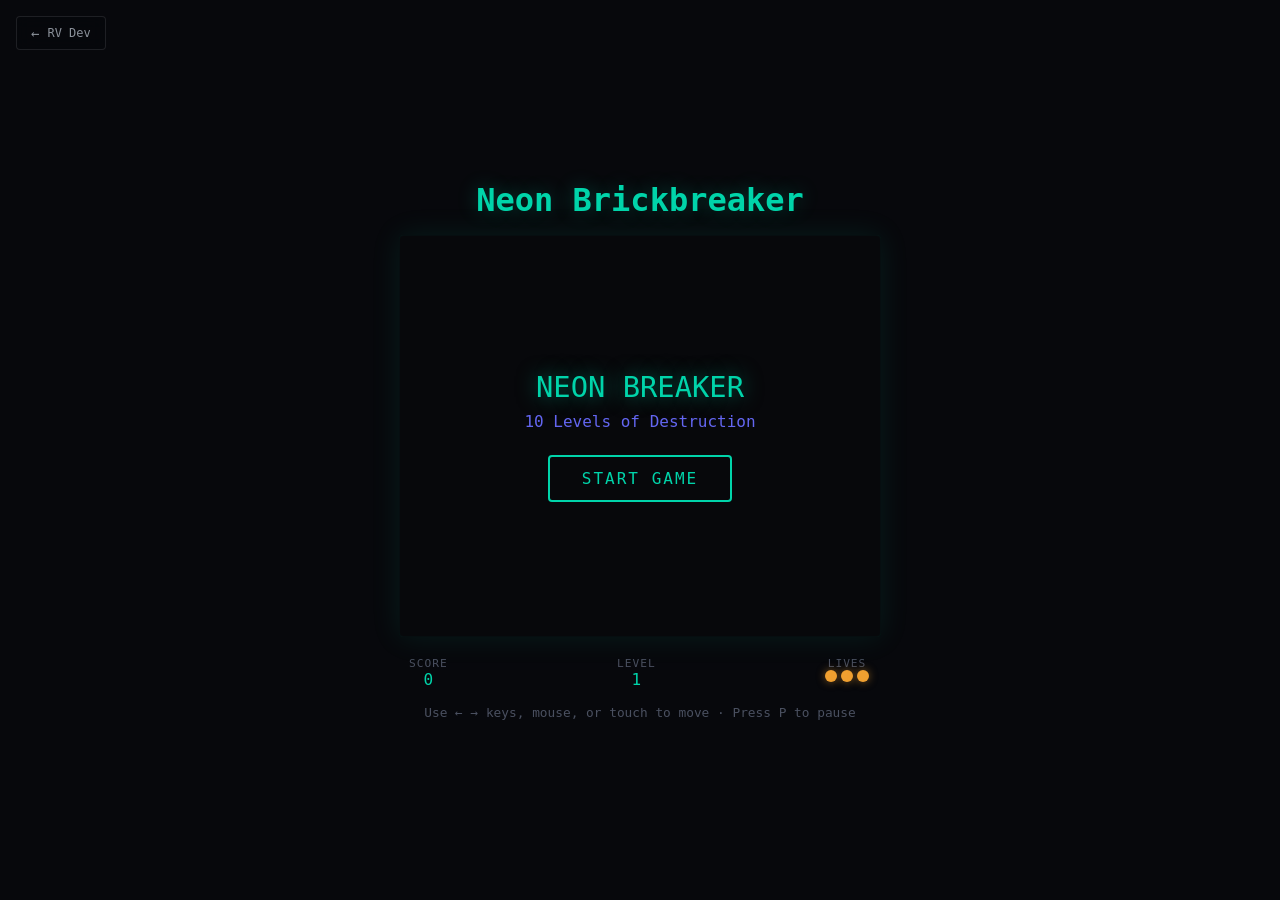
<file: projects/brickbreaker/index.html>
<!DOCTYPE html>
<html lang="en">

<head>
    <meta charset="UTF-8">
    <meta name="viewport" content="width=device-width, initial-scale=1.0">
    <link rel="icon" type="image/svg+xml" href="/assets/favicon.svg">
    <title>Neon Brickbreaker | Ronin Ventures</title>
    <style>
        * {
            margin: 0;
            padding: 0;
            box-sizing: border-box;
        }

        body {
            background: #07080c;
            color: #e8eaed;
            font-family: 'JetBrains Mono', monospace;
            min-height: 100vh;
            display: flex;
            flex-direction: column;
            align-items: center;
            justify-content: center;
        }

        .game-container {
            text-align: center;
            padding: 0 10px;
            max-width: 100%;
        }

        h1 {
            font-size: 2rem;
            margin-bottom: 1rem;
            color: #00d4aa;
            text-shadow: 0 0 20px rgba(0, 212, 170, 0.3);
        }

        .canvas-wrapper {
            position: relative;
            display: inline-block;
        }

        canvas {
            border: 1px solid rgba(0, 212, 170, 0.3);
            border-radius: 4px;
            box-shadow: 0 0 30px rgba(0, 212, 170, 0.1);
            display: block;
            touch-action: none;
            /* Prevent scrolling on touch */
            max-width: 100%;
        }

        .overlay {
            position: absolute;
            top: 0;
            left: 0;
            width: 100%;
            height: 100%;
            background: rgba(7, 8, 12, 0.9);
            display: flex;
            flex-direction: column;
            align-items: center;
            justify-content: center;
            border-radius: 4px;
        }

        .overlay.hidden {
            display: none;
        }

        .overlay-title {
            font-size: 1.8rem;
            color: #00d4aa;
            margin-bottom: 0.5rem;
            text-shadow: 0 0 20px rgba(0, 212, 170, 0.5);
        }

        .overlay-subtitle {
            font-size: 1rem;
            color: #6366f1;
            margin-bottom: 1.5rem;
        }

        .start-btn {
            font-family: 'JetBrains Mono', monospace;
            font-size: 1rem;
            padding: 12px 32px;
            background: transparent;
            border: 2px solid #00d4aa;
            color: #00d4aa;
            border-radius: 4px;
            cursor: pointer;
            transition: all 0.2s ease;
            text-transform: uppercase;
            letter-spacing: 2px;
        }

        .start-btn:hover {
            background: #00d4aa;
            color: #07080c;
            box-shadow: 0 0 20px rgba(0, 212, 170, 0.4);
        }

        .game-info {
            display: flex;
            justify-content: space-between;
            margin-top: 1rem;
            width: 100%;
            max-width: 480px;
            padding: 0 10px;
            font-size: 1rem;
        }

        .info-item {
            color: #00d4aa;
        }

        .info-label {
            color: #4a5060;
            font-size: 0.7rem;
            text-transform: uppercase;
            letter-spacing: 1px;
        }

        .lives {
            display: flex;
            gap: 4px;
        }

        .life {
            width: 12px;
            height: 12px;
            background: #f0a030;
            border-radius: 50%;
            box-shadow: 0 0 8px rgba(240, 160, 48, 0.5);
        }

        .life.lost {
            background: #2a2d35;
            box-shadow: none;
        }

        .instructions {
            margin-top: 1rem;
            color: #4a5060;
            font-size: 0.8rem;
        }
    </style>
</head>

<body>
    <div class="game-container">
        <h1>Neon Brickbreaker</h1>
        <div class="canvas-wrapper">
            <canvas id="game" width="480" height="400"></canvas>

            <!-- Start Screen Overlay -->
            <div class="overlay" id="start-overlay">
                <div class="overlay-title">NEON BREAKER</div>
                <div class="overlay-subtitle">10 Levels of Destruction</div>
                <button class="start-btn" id="start-btn">Start Game</button>
            </div>

            <!-- Game Over Overlay -->
            <div class="overlay hidden" id="gameover-overlay">
                <div class="overlay-title" id="gameover-title">GAME OVER</div>
                <div class="overlay-subtitle" id="gameover-score">Score: 0</div>
                <button class="start-btn" id="restart-btn">Play Again</button>
            </div>

            <!-- Level Complete Overlay -->
            <div class="overlay hidden" id="level-overlay">
                <div class="overlay-title" id="level-title">LEVEL 1 COMPLETE</div>
                <div class="overlay-subtitle">Get Ready...</div>
                <button class="start-btn" id="next-btn">Next Level</button>
            </div>

            <!-- Pause Overlay -->
            <div class="overlay hidden" id="pause-overlay">
                <div class="overlay-title">PAUSED</div>
                <div class="overlay-subtitle">Press P or tap to resume</div>
                <button class="start-btn" id="resume-btn">Resume</button>
            </div>
        </div>

        <div class="game-info">
            <div class="info-item">
                <div class="info-label">Score</div>
                <div id="score">0</div>
            </div>
            <div class="info-item">
                <div class="info-label">Level</div>
                <div id="level">1</div>
            </div>
            <div class="info-item">
                <div class="info-label">Lives</div>
                <div class="lives" id="lives">
                    <div class="life"></div>
                    <div class="life"></div>
                    <div class="life"></div>
                </div>
            </div>
        </div>

        <p class="instructions">Use ← → keys, mouse, or touch to move · Press P to pause</p>
    </div>

    <!-- Back to Hub Button -->
    <script src="/components/back-to-hub.js"></script>

    <script>
        const canvas = document.getElementById('game');
        const ctx = canvas.getContext('2d');

        // UI Elements
        const startOverlay = document.getElementById('start-overlay');
        const gameoverOverlay = document.getElementById('gameover-overlay');
        const levelOverlay = document.getElementById('level-overlay');
        const pauseOverlay = document.getElementById('pause-overlay');
        const startBtn = document.getElementById('start-btn');
        const restartBtn = document.getElementById('restart-btn');
        const nextBtn = document.getElementById('next-btn');
        const resumeBtn = document.getElementById('resume-btn');
        const scoreEl = document.getElementById('score');
        const levelEl = document.getElementById('level');
        const livesEl = document.getElementById('lives');
        const gameoverTitle = document.getElementById('gameover-title');
        const gameoverScore = document.getElementById('gameover-score');
        const levelTitle = document.getElementById('level-title');

        // Game constants
        const PADDLE_HEIGHT = 12;
        const PADDLE_WIDTH = 80;
        const BALL_RADIUS = 6;
        const BRICK_ROWS = 6;
        const BRICK_COLS = 10;
        const BRICK_WIDTH = 42;
        const BRICK_HEIGHT = 14;
        const BRICK_PADDING = 4;
        const BRICK_OFFSET_TOP = 50;
        const BRICK_OFFSET_LEFT = 12;

        const COLORS = ['#00d4aa', '#0099cc', '#6366f1', '#f0a030', '#ec4899', '#22c55e'];

        // Game state
        let gameState = 'start'; // start, playing, paused, gameover, levelcomplete, victory
        let score = 0;
        let level = 1;
        let lives = 3;
        let bricks = [];
        let animationId = null;

        // Ball state
        let ballX, ballY, ballDX, ballDY;
        let baseBallSpeed = 3.6; // 10% slower

        // Paddle state
        let paddleX;
        let rightPressed = false;
        let leftPressed = false;

        // Level designs - each level has a pattern function
        const levelDesigns = [
            // Level 1: Simple grid (4 rows)
            () => createPattern((c, r) => r < 4 ? 1 : 0),

            // Level 2: Checkerboard
            () => createPattern((c, r) => r < 5 && (c + r) % 2 === 0 ? 1 : 0),

            // Level 3: Pyramid
            () => createPattern((c, r) => {
                const mid = Math.floor(BRICK_COLS / 2);
                const spread = 5 - r;
                return r < 5 && c >= mid - spread && c < mid + spread ? 1 : 0;
            }),

            // Level 4: Inverted pyramid + top row
            () => createPattern((c, r) => {
                if (r === 0) return 1;
                const mid = Math.floor(BRICK_COLS / 2);
                const spread = r;
                return r < 5 && c >= mid - spread && c < mid + spread ? 1 : 0;
            }),

            // Level 5: Diamond
            () => createPattern((c, r) => {
                const mid = Math.floor(BRICK_COLS / 2);
                const dist = Math.abs(c - mid + 0.5);
                if (r < 3) return dist <= r + 1 ? 1 : 0;
                return dist <= 5 - r ? 1 : 0;
            }),

            // Level 6: Double layer with gap
            () => createPattern((c, r) => (r < 2 || (r > 2 && r < 5)) ? 1 : 0),

            // Level 7: Columns
            () => createPattern((c, r) => r < 5 && c % 2 === 0 ? 1 : 0),

            // Level 8: Fortress
            () => createPattern((c, r) => {
                if (r === 0) return 1;
                if (r < 4 && (c < 2 || c >= BRICK_COLS - 2)) return 1;
                if (r === 3 && c >= 3 && c < BRICK_COLS - 3) return 1;
                return 0;
            }),

            // Level 9: Dense grid with reinforced bricks (health 2)
            () => createPattern((c, r) => r < 5 ? (r < 2 ? 2 : 1) : 0),

            // Level 10: Full grid, top rows reinforced
            () => createPattern((c, r) => {
                if (r < 2) return 3; // Triple health
                if (r < 4) return 2; // Double health
                return r < 6 ? 1 : 0;
            })
        ];

        function createPattern(patternFn) {
            const pattern = [];
            for (let c = 0; c < BRICK_COLS; c++) {
                pattern[c] = [];
                for (let r = 0; r < BRICK_ROWS; r++) {
                    const health = patternFn(c, r);
                    pattern[c][r] = {
                        x: 0,
                        y: 0,
                        health: health,
                        maxHealth: health
                    };
                }
            }
            return pattern;
        }

        function initBricks() {
            const designFn = levelDesigns[Math.min(level - 1, levelDesigns.length - 1)];
            bricks = designFn();
        }

        function resetBall() {
            ballX = canvas.width / 2;
            ballY = canvas.height - 50;
            // Speed increases slightly with level
            const speed = baseBallSpeed + (level - 1) * 0.3;
            const angle = (Math.random() * 0.5 + 0.25) * Math.PI; // 45-135 degrees upward
            ballDX = speed * Math.cos(angle) * (Math.random() > 0.5 ? 1 : -1);
            ballDY = -speed * Math.sin(angle);
        }

        function resetPaddle() {
            paddleX = (canvas.width - PADDLE_WIDTH) / 2;
        }

        function updateLivesDisplay() {
            livesEl.innerHTML = '';
            for (let i = 0; i < 3; i++) {
                const life = document.createElement('div');
                life.className = 'life' + (i >= lives ? ' lost' : '');
                livesEl.appendChild(life);
            }
        }

        function startGame() {
            score = 0;
            level = 1;
            lives = 3;
            scoreEl.textContent = score;
            levelEl.textContent = level;
            updateLivesDisplay();
            initBricks();
            resetBall();
            resetPaddle();
            startOverlay.classList.add('hidden');
            gameoverOverlay.classList.add('hidden');
            levelOverlay.classList.add('hidden');
            gameState = 'playing';
            gameLoop();
        }

        function nextLevel() {
            level++;
            levelEl.textContent = level;
            initBricks();
            resetBall();
            resetPaddle();
            levelOverlay.classList.add('hidden');
            gameState = 'playing';
            gameLoop();
        }

        function loseLife() {
            lives--;
            updateLivesDisplay();

            if (lives <= 0) {
                gameState = 'gameover';
                gameoverTitle.textContent = 'GAME OVER';
                gameoverScore.textContent = `Final Score: ${score}`;
                gameoverOverlay.classList.remove('hidden');
            } else {
                resetBall();
                resetPaddle();
            }
        }

        function checkLevelComplete() {
            for (let c = 0; c < BRICK_COLS; c++) {
                for (let r = 0; r < BRICK_ROWS; r++) {
                    if (bricks[c][r].health > 0) return false;
                }
            }
            return true;
        }

        function levelComplete() {
            if (level >= 10) {
                gameState = 'victory';
                gameoverTitle.textContent = 'VICTORY!';
                gameoverScore.textContent = `Final Score: ${score}`;
                gameoverOverlay.classList.remove('hidden');
            } else {
                gameState = 'levelcomplete';
                levelTitle.textContent = `LEVEL ${level} COMPLETE`;
                levelOverlay.classList.remove('hidden');
            }
        }

        function pauseGame() {
            if (gameState === 'playing') {
                gameState = 'paused';
                pauseOverlay.classList.remove('hidden');
            }
        }

        function resumeGame() {
            if (gameState === 'paused') {
                pauseOverlay.classList.add('hidden');
                gameState = 'playing';
                gameLoop();
            }
        }

        function togglePause() {
            if (gameState === 'playing') {
                pauseGame();
            } else if (gameState === 'paused') {
                resumeGame();
            }
        }

        // Improved collision detection
        function collisionDetection() {
            for (let c = 0; c < BRICK_COLS; c++) {
                for (let r = 0; r < BRICK_ROWS; r++) {
                    const b = bricks[c][r];
                    if (b.health > 0) {
                        const brickX = c * (BRICK_WIDTH + BRICK_PADDING) + BRICK_OFFSET_LEFT;
                        const brickY = r * (BRICK_HEIGHT + BRICK_PADDING) + BRICK_OFFSET_TOP;
                        b.x = brickX;
                        b.y = brickY;

                        // Check if ball overlaps with brick
                        const closestX = Math.max(brickX, Math.min(ballX, brickX + BRICK_WIDTH));
                        const closestY = Math.max(brickY, Math.min(ballY, brickY + BRICK_HEIGHT));

                        const distX = ballX - closestX;
                        const distY = ballY - closestY;
                        const distance = Math.sqrt(distX * distX + distY * distY);

                        if (distance <= BALL_RADIUS) {
                            // Determine collision side
                            const overlapLeft = (ballX + BALL_RADIUS) - brickX;
                            const overlapRight = (brickX + BRICK_WIDTH) - (ballX - BALL_RADIUS);
                            const overlapTop = (ballY + BALL_RADIUS) - brickY;
                            const overlapBottom = (brickY + BRICK_HEIGHT) - (ballY - BALL_RADIUS);

                            const minOverlapX = Math.min(overlapLeft, overlapRight);
                            const minOverlapY = Math.min(overlapTop, overlapBottom);

                            // Reflect based on smallest overlap
                            if (minOverlapX < minOverlapY) {
                                ballDX = -ballDX;
                                // Push ball out
                                ballX += (overlapLeft < overlapRight) ? -minOverlapX : minOverlapX;
                            } else {
                                ballDY = -ballDY;
                                // Push ball out
                                ballY += (overlapTop < overlapBottom) ? -minOverlapY : minOverlapY;
                            }

                            b.health--;
                            const points = (b.maxHealth - b.health + 1) * 10 * level;
                            score += points;
                            scoreEl.textContent = score;

                            // Only process one collision per frame
                            return;
                        }
                    }
                }
            }
        }

        function drawBall() {
            ctx.beginPath();
            ctx.arc(ballX, ballY, BALL_RADIUS, 0, Math.PI * 2);
            ctx.fillStyle = '#00d4aa';
            ctx.shadowColor = '#00d4aa';
            ctx.shadowBlur = 15;
            ctx.fill();
            ctx.shadowBlur = 0;
            ctx.closePath();
        }

        function drawPaddle() {
            ctx.beginPath();
            ctx.roundRect(paddleX, canvas.height - PADDLE_HEIGHT - 15, PADDLE_WIDTH, PADDLE_HEIGHT, 4);
            ctx.fillStyle = '#0099cc';
            ctx.shadowColor = '#0099cc';
            ctx.shadowBlur = 10;
            ctx.fill();
            ctx.shadowBlur = 0;
            ctx.closePath();
        }

        function drawBricks() {
            for (let c = 0; c < BRICK_COLS; c++) {
                for (let r = 0; r < BRICK_ROWS; r++) {
                    const b = bricks[c][r];
                    if (b.health > 0) {
                        const brickX = c * (BRICK_WIDTH + BRICK_PADDING) + BRICK_OFFSET_LEFT;
                        const brickY = r * (BRICK_HEIGHT + BRICK_PADDING) + BRICK_OFFSET_TOP;

                        // Color based on health
                        let color;
                        if (b.maxHealth === 3) {
                            color = b.health === 3 ? '#ec4899' : (b.health === 2 ? '#f0a030' : '#00d4aa');
                        } else if (b.maxHealth === 2) {
                            color = b.health === 2 ? '#f0a030' : '#00d4aa';
                        } else {
                            color = COLORS[r % COLORS.length];
                        }

                        ctx.beginPath();
                        ctx.roundRect(brickX, brickY, BRICK_WIDTH, BRICK_HEIGHT, 3);
                        ctx.fillStyle = color;
                        ctx.fill();

                        // Add shine for multi-health bricks
                        if (b.health > 1) {
                            ctx.strokeStyle = 'rgba(255,255,255,0.3)';
                            ctx.lineWidth = 1;
                            ctx.stroke();
                        }

                        ctx.closePath();
                    }
                }
            }
        }

        function update() {
            // Move paddle
            const paddleSpeed = 8;
            if (rightPressed && paddleX < canvas.width - PADDLE_WIDTH) {
                paddleX += paddleSpeed;
            } else if (leftPressed && paddleX > 0) {
                paddleX -= paddleSpeed;
            }

            // Clamp paddle
            paddleX = Math.max(0, Math.min(canvas.width - PADDLE_WIDTH, paddleX));

            // Move ball
            ballX += ballDX;
            ballY += ballDY;

            // Wall collisions
            if (ballX + BALL_RADIUS > canvas.width) {
                ballX = canvas.width - BALL_RADIUS;
                ballDX = -ballDX;
            } else if (ballX - BALL_RADIUS < 0) {
                ballX = BALL_RADIUS;
                ballDX = -ballDX;
            }

            if (ballY - BALL_RADIUS < 0) {
                ballY = BALL_RADIUS;
                ballDY = -ballDY;
            }

            // Paddle collision
            const paddleTop = canvas.height - PADDLE_HEIGHT - 15;
            if (ballY + BALL_RADIUS > paddleTop &&
                ballY - BALL_RADIUS < paddleTop + PADDLE_HEIGHT &&
                ballX > paddleX &&
                ballX < paddleX + PADDLE_WIDTH) {

                // Reflect upward
                ballY = paddleTop - BALL_RADIUS;

                // Calculate angle based on hit position
                const hitPoint = (ballX - paddleX) / PADDLE_WIDTH; // 0 to 1
                const angle = (hitPoint - 0.5) * 1.2; // -0.6 to 0.6 radians

                const speed = Math.sqrt(ballDX * ballDX + ballDY * ballDY);
                ballDX = speed * Math.sin(angle);
                ballDY = -speed * Math.cos(angle);

                // Ensure minimum vertical speed
                if (Math.abs(ballDY) < 2) {
                    ballDY = -2;
                }
            }

            // Ball falls below paddle
            if (ballY - BALL_RADIUS > canvas.height) {
                loseLife();
            }

            // Brick collisions
            collisionDetection();

            // Check level complete
            if (checkLevelComplete()) {
                levelComplete();
            }
        }

        function draw() {
            ctx.clearRect(0, 0, canvas.width, canvas.height);
            drawBricks();
            drawBall();
            drawPaddle();
        }

        function gameLoop() {
            if (gameState !== 'playing') return;

            update();
            draw();
            animationId = requestAnimationFrame(gameLoop);
        }

        // Event listeners
        document.addEventListener('keydown', (e) => {
            if (e.key === 'Right' || e.key === 'ArrowRight') rightPressed = true;
            if (e.key === 'Left' || e.key === 'ArrowLeft') leftPressed = true;
            if (e.key === 'p' || e.key === 'P' || e.key === 'Escape') {
                e.preventDefault();
                togglePause();
            }
        });

        document.addEventListener('keyup', (e) => {
            if (e.key === 'Right' || e.key === 'ArrowRight') rightPressed = false;
            if (e.key === 'Left' || e.key === 'ArrowLeft') leftPressed = false;
        });

        document.addEventListener('mousemove', (e) => {
            if (gameState !== 'playing') return;
            const rect = canvas.getBoundingClientRect();
            const relativeX = e.clientX - rect.left;
            if (relativeX > 0 && relativeX < canvas.width) {
                paddleX = relativeX - PADDLE_WIDTH / 2;
                paddleX = Math.max(0, Math.min(canvas.width - PADDLE_WIDTH, paddleX));
            }
        });

        // Mobile touch support
        canvas.addEventListener('touchstart', (e) => {
            e.preventDefault();
            if (gameState !== 'playing') return;
            const rect = canvas.getBoundingClientRect();
            const touch = e.touches[0];
            const relativeX = touch.clientX - rect.left;
            if (relativeX > 0 && relativeX < canvas.width) {
                paddleX = relativeX - PADDLE_WIDTH / 2;
                paddleX = Math.max(0, Math.min(canvas.width - PADDLE_WIDTH, paddleX));
            }
        }, { passive: false });

        canvas.addEventListener('touchmove', (e) => {
            e.preventDefault();
            if (gameState !== 'playing') return;
            const rect = canvas.getBoundingClientRect();
            const touch = e.touches[0];
            const relativeX = touch.clientX - rect.left;
            if (relativeX > 0 && relativeX < canvas.width) {
                paddleX = relativeX - PADDLE_WIDTH / 2;
                paddleX = Math.max(0, Math.min(canvas.width - PADDLE_WIDTH, paddleX));
            }
        }, { passive: false });

        startBtn.addEventListener('click', startGame);
        restartBtn.addEventListener('click', startGame);
        nextBtn.addEventListener('click', nextLevel);
        resumeBtn.addEventListener('click', resumeGame);

        // Allow spacebar/enter to start
        document.addEventListener('keydown', (e) => {
            if ((e.key === ' ' || e.key === 'Enter') && gameState === 'start') {
                startGame();
            }
        });

        // Initial draw (just paddle and empty canvas for bg)
        draw();
    </script>
</body>

</html>
</file>
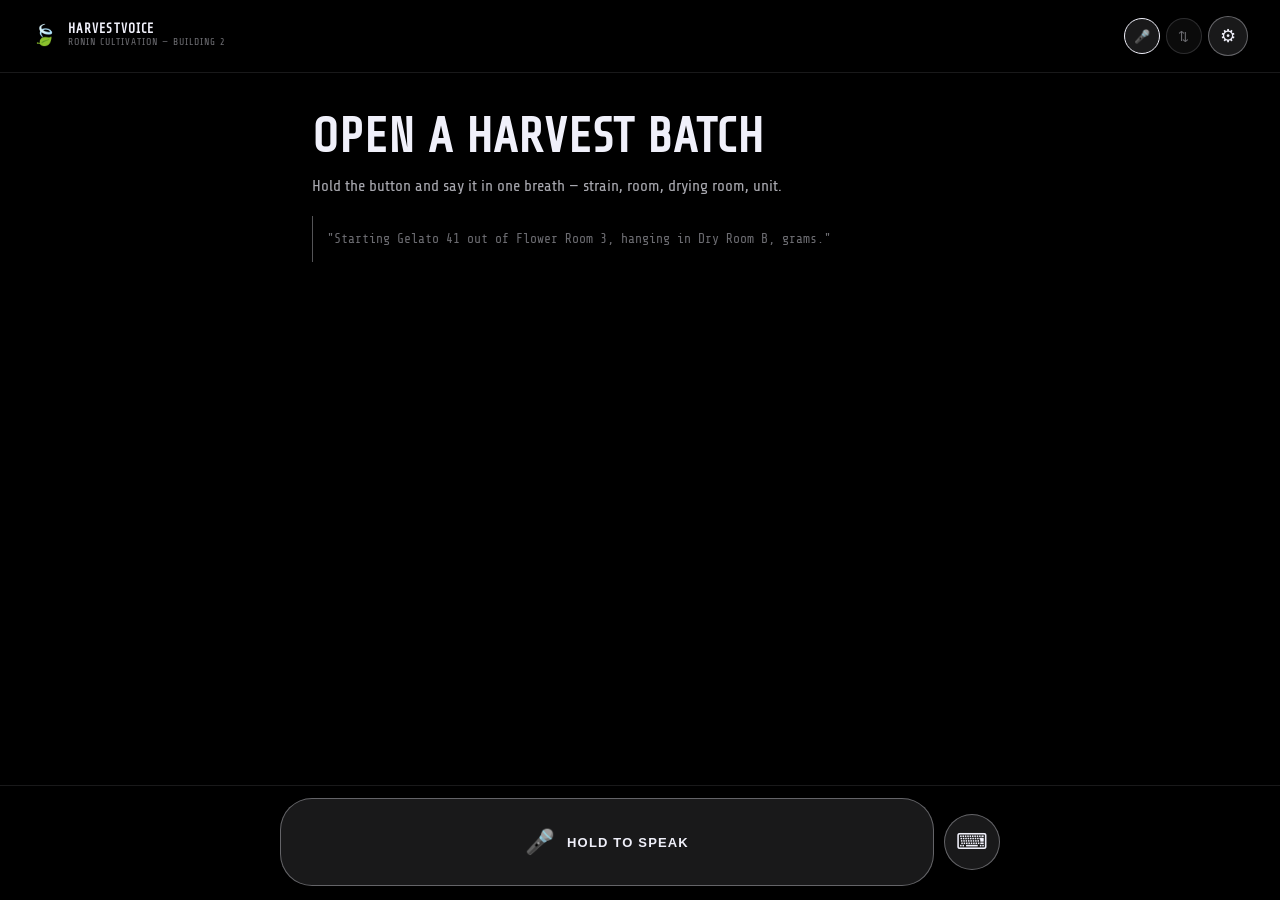
<file: projects/harvest-voice/index.html>
<!DOCTYPE html>
<html lang="en">
<head>
  <meta charset="UTF-8">
  <meta name="viewport" content="width=device-width, initial-scale=1.0, maximum-scale=1.0, user-scalable=no, viewport-fit=cover">
  <meta name="theme-color" content="#000000">
  <meta name="mobile-web-app-capable" content="yes">
  <meta name="apple-mobile-web-app-capable" content="yes">
  <meta name="apple-mobile-web-app-status-bar-style" content="black-translucent">
  <link rel="icon" type="image/svg+xml" href="/assets/favicon.svg">
  <title>HarvestVoice</title>
  <link rel="preconnect" href="https://fonts.googleapis.com">
  <link rel="preconnect" href="https://fonts.gstatic.com" crossorigin>
  <link href="https://fonts.googleapis.com/css2?family=Share+Tech&family=Share+Tech+Mono&display=swap" rel="stylesheet">
  <link rel="stylesheet" href="styles.css">
</head>
<body>
  <div id="app">

    <!-- ============ HEADER ============ -->
    <header class="header">
      <div class="brand">
        <span class="brand-mark">&#127811;</span>
        <div class="brand-text">
          <div class="brand-name">HARVESTVOICE</div>
          <div class="brand-sub" id="facility-name">—</div>
        </div>
      </div>
      <div class="header-right">
        <button id="mic-pill" class="pill pill-idle" title="Microphone status — tap for diagnostics">&#127908;</button>
        <span id="sync-pill" class="pill pill-idle" title="Google Sheets status">&#8645;</span>
        <button id="settings-btn" class="icon-btn" aria-label="Settings">&#9881;</button>
      </div>
    </header>

    <!-- ============ BATCH SETUP ============ -->
    <main id="setup-view" class="view">
      <div class="scroll-area">
        <h1 class="view-title">Open a harvest batch</h1>
        <p class="view-hint">
          Hold the button and say it in one breath — strain, room, drying room, unit.
        </p>
        <p class="example">"Starting Gelato 41 out of Flower Room 3, hanging in Dry Room B, grams."</p>

        <div id="setup-transcript" class="transcript hidden"></div>

        <div id="setup-card" class="card hidden">
          <div class="card-head">
            <span>Confirm the batch</span>
            <span id="setup-source" class="tag"></span>
          </div>
          <div class="field">
            <label class="field-label" for="f-strain">Strain</label>
            <select id="f-strain" class="select"></select>
          </div>
          <div class="field">
            <label class="field-label" for="f-room">Grow room</label>
            <select id="f-room" class="select"></select>
          </div>
          <div class="field">
            <label class="field-label" for="f-dest">Drying room</label>
            <select id="f-dest" class="select"></select>
          </div>
          <div class="field">
            <label class="field-label" for="f-unit">Unit</label>
            <select id="f-unit" class="select"></select>
          </div>
          <div class="field">
            <label class="field-label" for="f-notes">Notes</label>
            <input id="f-notes" type="text" class="input" placeholder="Optional">
          </div>
          <div id="setup-missing" class="warn hidden"></div>
          <button id="setup-cancel" class="btn-ghost btn-block">Start over</button>
        </div>

        <!-- Closed batches stay inspectable. A record you can't read back
             isn't a record. -->
        <section id="history" class="history hidden">
          <div class="history-head">
            <span>Recent batches</span>
            <span id="history-count" class="tag"></span>
          </div>
          <div id="history-list"></div>
        </section>
      </div>

      <!-- Thumb zone: primary action pinned to the bottom -->
      <div class="action-bar">
        <div id="setup-keypad" class="keypad-row hidden">
          <input id="setup-text" type="text" class="input" placeholder="Type the batch instead…" autocomplete="off">
          <button id="setup-text-go" class="btn-secondary btn-compact">Parse</button>
        </div>
        <div class="action-row">
          <button id="setup-ptt" class="ptt">
            <span class="ptt-level"></span>
            <span class="ptt-icon">&#127908;</span>
            <span class="ptt-label">Hold to speak</span>
          </button>
          <button id="setup-keypad-toggle" class="icon-btn icon-btn-lg" aria-label="Type instead">&#9000;</button>
        </div>
        <!-- Primary action stays pinned in the thumb zone rather than sitting
             at the bottom of a card the worker has to scroll to find. -->
        <button id="setup-open" class="btn-primary btn-block hidden">Open batch</button>
      </div>
    </main>

    <!-- ============ CAPTURE LOOP ============ -->
    <main id="capture-view" class="view hidden">
      <!-- Frequency of use drives placement: batch context is glanceable, not
           interactive; "close batch" happens once, so it stays out of the
           thumb zone. -->
      <div class="context-strip">
        <div class="context-main">
          <div class="context-line">
            <span id="c-strain">—</span>
            <span class="unit-badge" id="c-unit">—</span>
          </div>
          <div class="context-sub">
            <span id="c-room">—</span> &#8594; <span id="c-dest">—</span>
            <span class="dot">·</span> <span id="c-employee">—</span>
          </div>
        </div>
        <button id="btn-close" class="btn-secondary btn-compact">Close</button>
      </div>

      <div class="stats">
        <div class="stat">
          <span class="stat-value" id="stat-count">0</span>
          <span class="stat-label">plants</span>
        </div>
        <div class="stat stat-right">
          <span class="stat-value" id="stat-total">0</span>
          <span class="stat-label" id="stat-unit">g total</span>
        </div>
      </div>

      <div class="scroll-area scroll-area-flush">
        <div class="list-head">
          <span id="c-batch">—</span>
          <button id="btn-flush" class="link-btn">Sync now</button>
        </div>
        <table class="data-table">
          <tbody id="plants-body"></tbody>
        </table>
        <div id="plants-empty" class="empty">
          Nothing logged yet.<br><span class="empty-sub">Hold the mic and say the weight.</span>
        </div>
      </div>

      <!-- Thumb zone -->
      <div class="action-bar">
        <div id="capture-feedback" class="feedback">Hold to talk, or tap once for hands-free. "Scratch that" undoes.</div>
        <div id="capture-keypad" class="keypad-row hidden">
          <input id="capture-text" type="text" class="input" placeholder="842" autocomplete="off" inputmode="decimal" enterkeyhint="done">
          <button id="capture-text-go" class="btn-secondary btn-compact">Log</button>
        </div>
        <div class="action-row">
          <button id="btn-undo" class="icon-btn icon-btn-lg" aria-label="Undo last entry">&#8630;</button>
          <button id="capture-ptt" class="ptt">
            <span class="ptt-level"></span>
            <span class="ptt-icon">&#127908;</span>
            <span class="ptt-label">Hold &amp; say the weight</span>
          </button>
          <button id="capture-keypad-toggle" class="icon-btn icon-btn-lg" aria-label="Type instead">&#9000;</button>
        </div>
      </div>
    </main>
  </div>

  <!-- ============ SETTINGS ============ -->
  <div id="settings-overlay" class="sheet-overlay hidden">
    <div class="sheet">
      <div class="sheet-head">
        <h2 class="sheet-title">Settings</h2>
        <button id="s-close" class="icon-btn" aria-label="Close">&times;</button>
      </div>
      <div class="sheet-body">
        <div class="field">
          <label class="field-label" for="s-employee">Worker</label>
          <select id="s-employee" class="select"></select>
        </div>
        <div class="field">
          <label class="field-label" for="s-apikey">Anthropic API key <span class="muted">optional</span></label>
          <input id="s-apikey" type="password" class="input" placeholder="sk-ant-…" autocomplete="off">
          <p class="hint">Stored in this browser only. Without it, batch setup falls back to local matching.</p>
        </div>
        <div class="field">
          <label class="field-label" for="s-clientid">Google OAuth client ID <span class="muted">optional</span></label>
          <input id="s-clientid" type="text" class="input" placeholder="…apps.googleusercontent.com" autocomplete="off">
        </div>
        <div class="field">
          <label class="field-label" for="s-sheetid">Spreadsheet ID</label>
          <input id="s-sheetid" type="text" class="input" placeholder="1AbC… (from the sheet URL)" autocomplete="off">
          <p class="hint">Sheets is a sink — everything is saved locally first and pushed here after.</p>
        </div>
      </div>
      <div class="sheet-actions">
        <button id="s-connect" class="btn-secondary btn-block">Connect Google</button>
        <button id="s-save" class="btn-primary btn-block">Save</button>
      </div>
    </div>
  </div>

  <!-- ============ CLOSE BATCH ============ -->
  <div id="close-overlay" class="sheet-overlay hidden">
    <div class="sheet">
      <div class="sheet-head">
        <h2 class="sheet-title">Close this batch?</h2>
      </div>
      <div class="sheet-body">
        <div id="close-readback" class="readback"></div>
      </div>
      <div class="sheet-actions">
        <button id="close-cancel" class="btn-secondary btn-block">Keep going</button>
        <button id="close-confirm" class="btn-primary btn-block">Confirm &amp; close</button>
      </div>
    </div>
  </div>

  <!-- ============ BATCH DETAIL ============ -->
  <div id="batch-overlay" class="sheet-overlay hidden">
    <div class="sheet">
      <div class="sheet-head">
        <h2 class="sheet-title" id="batch-title">Batch</h2>
        <button id="batch-close" class="icon-btn" aria-label="Close">&times;</button>
      </div>
      <div class="sheet-body">
        <div id="batch-summary" class="readback"></div>

        <div class="field" style="margin-top:18px">
          <label class="field-label" for="b-strain">Strain</label>
          <select id="b-strain" class="select"></select>
        </div>
        <div class="field">
          <label class="field-label" for="b-room">Grow room</label>
          <select id="b-room" class="select"></select>
        </div>
        <div class="field">
          <label class="field-label" for="b-dest">Drying room</label>
          <select id="b-dest" class="select"></select>
        </div>
        <div class="field">
          <label class="field-label" for="b-notes">Notes</label>
          <input id="b-notes" type="text" class="input" placeholder="Optional">
        </div>

        <div class="list-head">
          <span>Plants &middot; tap to edit</span>
          <span id="batch-sync-state"></span>
        </div>
        <table class="data-table"><tbody id="batch-plants"></tbody></table>
        <div id="batch-no-rows" class="empty hidden">No plant rows in this batch.</div>
        <button id="batch-delete" class="btn-ghost btn-block btn-danger">Delete this batch</button>
      </div>
      <div class="sheet-actions">
        <button id="batch-sync" class="btn-secondary btn-block">Sync to Sheets</button>
        <button id="batch-reopen" class="btn-primary btn-block">Reopen &amp; add plants</button>
      </div>
    </div>
  </div>

  <!-- ============ ROW EDIT ============ -->
  <div id="row-overlay" class="sheet-overlay hidden">
    <div class="sheet">
      <div class="sheet-head">
        <h2 class="sheet-title">Edit plant</h2>
        <button id="row-close" class="icon-btn" aria-label="Close">&times;</button>
      </div>
      <div class="sheet-body">
        <div class="field">
          <label class="field-label" for="r-weight">Weight (<span id="r-unit">g</span>)</label>
          <input id="r-weight" type="text" class="input" inputmode="decimal" autocomplete="off">
        </div>
        <div class="field">
          <label class="field-label" for="r-tag">Plant tag</label>
          <input id="r-tag" type="text" class="input" placeholder="Optional" autocomplete="off">
        </div>
        <div class="field">
          <label class="field-label" for="r-notes">Notes</label>
          <input id="r-notes" type="text" class="input" placeholder="Optional" autocomplete="off">
        </div>
        <div id="r-warn" class="warn hidden"></div>
        <div id="r-meta" class="hint"></div>
      </div>
      <div class="sheet-actions">
        <button id="row-delete" class="btn-ghost btn-block btn-danger">Delete this plant</button>
        <button id="row-save" class="btn-primary btn-block">Save</button>
      </div>
    </div>
  </div>

  <!-- ============ DIAGNOSTICS ============
       On-screen because the target device is a phone with no devtools. -->
  <div id="debug-panel" class="debug-panel hidden">
    <div class="debug-head">
      <span class="debug-title">Diagnostics</span>
      <div class="debug-actions">
        <button id="debug-mictest" class="link-btn">Test mic</button>
        <button id="debug-meter" class="link-btn">Meter: off</button>
        <button id="debug-copy" class="link-btn">Copy</button>
        <button id="debug-clear" class="link-btn">Clear</button>
        <button id="debug-close" class="icon-btn" aria-label="Close diagnostics">&times;</button>
      </div>
    </div>
    <div id="debug-body" class="debug-body"></div>
  </div>

  <div id="toasts" class="toasts"></div>

  <script src="https://accounts.google.com/gsi/client" async defer></script>
  <script src="js/config.js"></script>
  <script src="js/log.js"></script>
  <script src="js/parser.js"></script>
  <script src="js/store.js"></script>
  <script src="js/speech.js"></script>
  <script src="js/claude.js"></script>
  <script src="js/sheets.js"></script>
  <script src="js/app.js"></script>
</body>
</html>
</file>
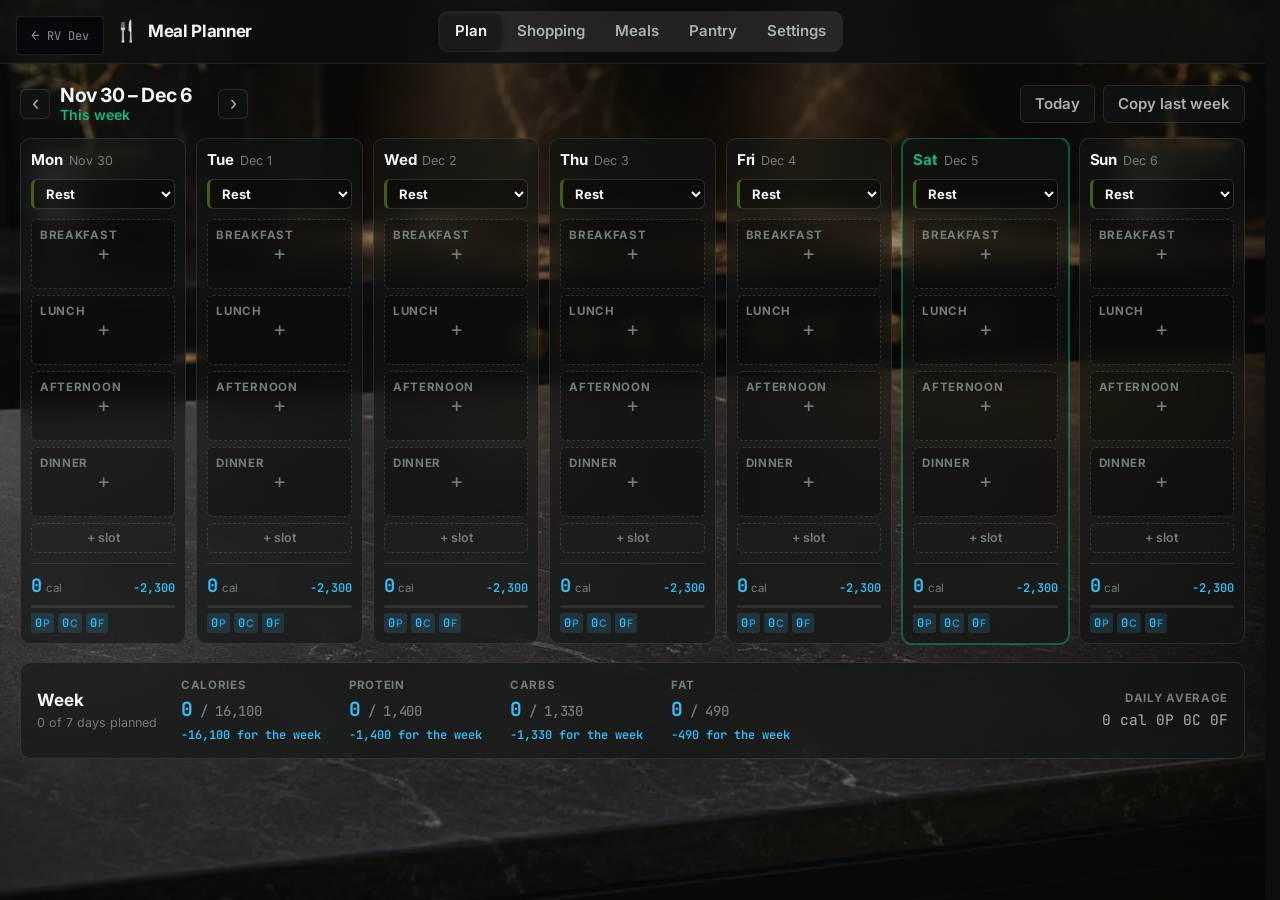
<file: projects/meal-planner/index.html>
<!DOCTYPE html>
<html lang="en">
<head>
    <meta charset="UTF-8">
    <meta name="viewport" content="width=device-width, initial-scale=1.0, viewport-fit=cover">
    <meta name="description" content="Weekly meal planner built on an ingredient library, preset dishes, automatic macro math and a seven-day slot grid. Plans one week at a time and generates the shopping list.">
    <meta name="theme-color" content="#f6f1e7">
    <link rel="icon" type="image/svg+xml" href="/assets/favicon.svg">
    <title>Meal Planner | Ronin Ventures</title>
    <link rel="preconnect" href="https://fonts.googleapis.com">
    <link rel="preconnect" href="https://fonts.gstatic.com" crossorigin>
    <link href="https://fonts.googleapis.com/css2?family=Inter:wght@400;500;600;700;800&family=JetBrains+Mono:wght@400;500;700&display=swap" rel="stylesheet">
    <link rel="stylesheet" href="/projects/meal-planner/styles/base.css">
    <link rel="stylesheet" href="/projects/meal-planner/styles/grid.css">
    <link rel="stylesheet" href="/projects/meal-planner/styles/panels.css">
    <link rel="stylesheet" href="/projects/meal-planner/styles/scene.css">
</head>
<body>

<!-- ============ HEADER ============ -->
<header class="app-header">
    <div class="brand">
        <span class="brand-mark" aria-hidden="true">&#127860;</span>
        <span class="brand-name">Meal Planner</span>
    </div>

    <nav class="view-tabs" id="view-tabs" aria-label="Sections">
        <button class="tab is-active" data-view="plan">Plan</button>
        <button class="tab" data-view="shopping">Shopping</button>
        <button class="tab" data-view="meals">Meals</button>
        <button class="tab" data-view="pantry">Pantry</button>
        <button class="tab" data-view="settings">Settings</button>
    </nav>
</header>

<main id="app">

    <!-- ============ PLAN ============ -->
    <section class="view is-active" id="view-plan">
        <div class="week-bar">
            <div class="week-nav">
                <button class="icon-btn" id="week-prev" aria-label="Previous week">&#8249;</button>
                <div class="week-label">
                    <span id="week-range">&mdash;</span>
                    <span class="week-sub" id="week-sub"></span>
                </div>
                <button class="icon-btn" id="week-next" aria-label="Next week">&#8250;</button>
            </div>
            <div class="week-actions">
                <button class="btn-ghost" id="week-today">Today</button>
                <button class="btn-ghost" id="week-copy-prev">Copy last week</button>
            </div>
        </div>

        <div class="grid-scroll">
            <div class="week-grid" id="week-grid"></div>
        </div>

        <div class="week-summary" id="week-summary"></div>
    </section>

    <!-- ============ SHOPPING ============ -->
    <section class="view" id="view-shopping">
        <div class="panel-bar">
            <div>
                <h2 class="panel-title">Shopping list</h2>
                <p class="panel-sub" id="shopping-sub">&mdash;</p>
            </div>
            <div class="panel-actions">
                <button class="btn-ghost" id="shopping-uncheck">Clear ticks</button>
                <button class="btn-ghost" id="shopping-copy">Copy as text</button>
            </div>
        </div>
        <div id="shopping-body"></div>
    </section>

    <!-- ============ MEALS (immersive scene) ============ -->
    <section class="view" id="view-meals">
        <div id="meals-body"></div>
    </section>

    <!-- ============ PANTRY ============ -->
    <section class="view" id="view-pantry">
        <div class="panel-bar">
            <div>
                <h2 class="panel-title">Pantry</h2>
                <p class="panel-sub" id="pantry-sub">&mdash;</p>
            </div>
            <div class="panel-actions">
                <input class="input search" id="pantry-search" type="search" placeholder="Search ingredients" autocomplete="off">
                <button class="btn-primary" id="ingredient-new">New ingredient</button>
            </div>
        </div>
        <div id="pantry-body"></div>
    </section>

    <!-- ============ SETTINGS ============ -->
    <section class="view" id="view-settings">
        <div class="panel-bar">
            <div>
                <h2 class="panel-title">Settings</h2>
                <p class="panel-sub">Targets, slots, and your data.</p>
            </div>
        </div>
        <div id="settings-body"></div>
    </section>

</main>

<!-- ============ MODAL HOST ============ -->
<div class="modal-overlay" id="modal" hidden>
    <div class="modal" role="dialog" aria-modal="true" aria-labelledby="modal-title">
        <div class="modal-head">
            <h2 class="modal-title" id="modal-title"></h2>
            <button class="icon-btn" id="modal-close" aria-label="Close">&times;</button>
        </div>
        <div class="modal-body" id="modal-body"></div>
        <div class="modal-actions" id="modal-actions"></div>
    </div>
</div>

<div class="toasts" id="toasts" aria-live="polite"></div>

<script src="/components/back-to-hub.js"></script>
<script type="module" src="/projects/meal-planner/js/main.js"></script>
</body>
</html>
</file>
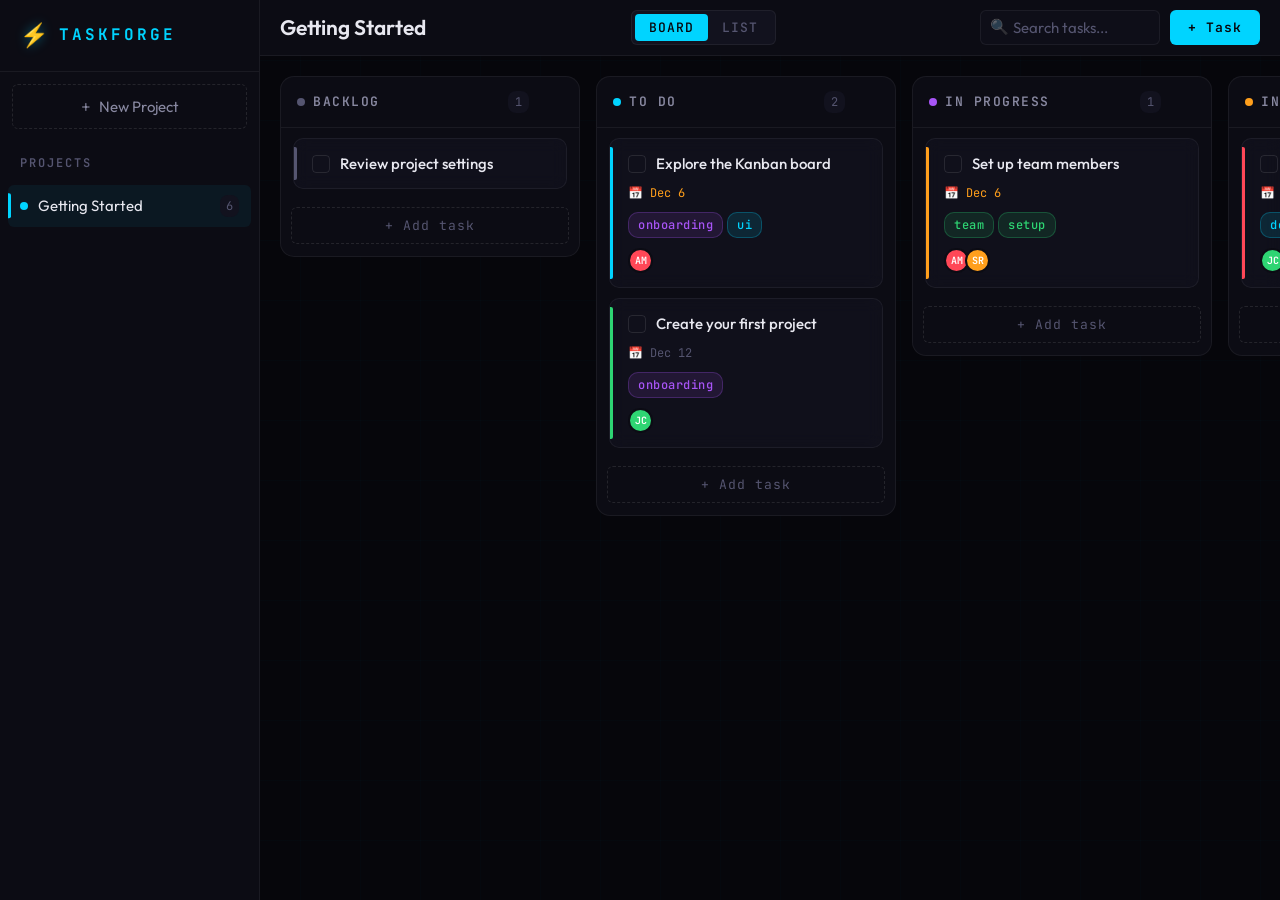
<file: projects/task-forge/index.html>
<!DOCTYPE html>
<html lang="en">
<head>
  <meta charset="UTF-8">
  <meta name="viewport" content="width=device-width, initial-scale=1.0">
  <link rel="icon" type="image/svg+xml" href="/assets/favicon.svg">
  <title>TaskForge</title>
  <link rel="preconnect" href="https://fonts.googleapis.com">
  <link rel="preconnect" href="https://fonts.gstatic.com" crossorigin>
  <link href="https://fonts.googleapis.com/css2?family=JetBrains+Mono:wght@300;400;500;600;700&family=Outfit:wght@300;400;500;600;700&display=swap" rel="stylesheet">
  <link rel="stylesheet" href="styles.css">
</head>
<body>
  <div id="app">
    <!-- Sidebar -->
    <aside id="sidebar" class="sidebar">
      <div class="sidebar-logo">
        <span class="logo-icon">&#9889;</span>
        <span class="logo-text">TASKFORGE</span>
      </div>
      <button id="new-project-btn" class="new-project-btn">
        <span class="new-project-icon">+</span>
        <span>New Project</span>
      </button>
      <div class="sidebar-section">
        <span class="sidebar-section-title">PROJECTS</span>
      </div>
      <div id="project-list" class="project-list"></div>
    </aside>

    <!-- Sidebar overlay for mobile -->
    <div id="sidebar-overlay" class="sidebar-overlay"></div>

    <!-- Main content -->
    <main id="main" class="main">
      <!-- Header -->
      <header class="header">
        <div class="header-left">
          <button id="menu-btn" class="menu-btn" aria-label="Open menu">
            <span></span><span></span><span></span>
          </button>
          <h1 id="project-title" class="project-title">TaskForge</h1>
        </div>
        <div class="header-center">
          <div class="view-toggle">
            <button id="view-board" class="view-toggle-btn active" data-view="board">Board</button>
            <button id="view-list" class="view-toggle-btn" data-view="list">List</button>
          </div>
        </div>
        <div class="header-right">
          <div class="search-wrapper">
            <span class="search-icon">&#128269;</span>
            <input id="search-input" type="text" class="search-input" placeholder="Search tasks...">
          </div>
          <button id="add-task-btn" class="btn-primary">+ Task</button>
        </div>
      </header>

      <!-- Board View -->
      <div id="board-view" class="board-view">
        <div id="columns-container" class="columns-container"></div>
      </div>

      <!-- List View -->
      <div id="list-view" class="list-view hidden">
        <div id="list-container" class="list-container"></div>
      </div>

      <!-- Empty state -->
      <div id="empty-state" class="empty-state hidden">
        <div class="empty-state-icon">&#9889;</div>
        <h2>No project selected</h2>
        <p>Create or select a project to get started</p>
      </div>
    </main>
  </div>

  <!-- Task Detail Panel -->
  <div id="detail-overlay" class="detail-overlay hidden"></div>
  <div id="detail-panel" class="detail-panel hidden">
    <div class="detail-header">
      <div class="detail-header-left">
        <button id="detail-close" class="detail-close" aria-label="Close">&times;</button>
        <span id="detail-parent-link" class="detail-parent-link hidden"></span>
      </div>
      <div class="detail-header-right">
        <button id="detail-share" class="detail-icon-btn" title="Share">&#x1F517;</button>
        <button id="detail-delete" class="detail-icon-btn detail-delete-btn" title="Delete">&#128465;</button>
      </div>
    </div>
    <div class="detail-body">
      <input id="detail-title" class="detail-title" type="text" placeholder="Task title">

      <div class="detail-fields">
        <div class="detail-field">
          <label class="detail-label">STATUS</label>
          <select id="detail-status" class="detail-select"></select>
        </div>
        <div class="detail-field">
          <label class="detail-label">PRIORITY</label>
          <select id="detail-priority" class="detail-select">
            <option value="none">None</option>
            <option value="low">&#x1F7E2; Low</option>
            <option value="medium">&#x1F535; Medium</option>
            <option value="high">&#x1F7E0; High</option>
            <option value="urgent">&#x1F534; Urgent</option>
          </select>
        </div>
      </div>

      <div class="detail-fields">
        <div class="detail-field">
          <label class="detail-label">DUE DATE</label>
          <input id="detail-due-date" type="date" class="detail-input">
        </div>
        <div class="detail-field">
          <label class="detail-label">DUE TIME</label>
          <input id="detail-due-time" type="time" class="detail-input">
        </div>
      </div>

      <div class="detail-field">
        <label class="detail-label">ASSIGNEES</label>
        <div id="detail-assignees" class="detail-assignees"></div>
        <div id="detail-assignee-input-wrapper" class="detail-add-row">
          <input id="detail-assignee-input" type="text" class="detail-input detail-add-input" placeholder="Add assignee..." maxlength="30">
        </div>
      </div>

      <div class="detail-field">
        <label class="detail-label">TAGS</label>
        <div id="detail-tags" class="detail-tags"></div>
        <div class="detail-add-row">
          <input id="detail-tag-input" type="text" class="detail-input detail-add-input" placeholder="Add tag..." maxlength="20">
        </div>
      </div>

      <div class="detail-field">
        <label class="detail-label">DESCRIPTION</label>
        <textarea id="detail-description" class="detail-textarea" placeholder="Add a description..." rows="4"></textarea>
      </div>

      <div class="detail-field">
        <label class="detail-label">SUBTASKS</label>
        <div id="detail-subtasks" class="detail-subtasks"></div>
        <div id="detail-subtask-add" class="detail-add-row">
          <input id="detail-subtask-input" type="text" class="detail-input detail-add-input" placeholder="Add subtask..." maxlength="100">
        </div>
        <div id="detail-max-depth" class="detail-max-depth hidden">Maximum nesting depth reached</div>
      </div>

      <div class="detail-field">
        <label class="detail-label">COMMENTS</label>
        <div id="detail-comments" class="detail-comments"></div>
        <div class="detail-comment-input-row">
          <input id="detail-comment-input" type="text" class="detail-input" placeholder="Add a comment...">
          <button id="detail-comment-send" class="btn-primary btn-sm">Send</button>
        </div>
      </div>
    </div>
  </div>

  <!-- Project Modal -->
  <div id="project-modal-overlay" class="modal-overlay hidden">
    <div class="modal">
      <h2 class="modal-title">New Project</h2>
      <div class="modal-field">
        <label class="detail-label">PROJECT NAME</label>
        <input id="project-name-input" type="text" class="detail-input" placeholder="Enter project name..." maxlength="40">
      </div>
      <div class="modal-field">
        <label class="detail-label">COLOR</label>
        <div id="color-picker" class="color-picker"></div>
      </div>
      <div class="modal-actions">
        <button id="project-cancel" class="btn-secondary">Cancel</button>
        <button id="project-create" class="btn-primary">Create</button>
      </div>
    </div>
  </div>

  <!-- Project context menu -->
  <div id="project-menu" class="context-menu hidden">
    <button class="context-menu-item" data-action="rename">Rename</button>
    <button class="context-menu-item context-menu-danger" data-action="delete">Delete Project</button>
  </div>

  <!-- Column context menu -->
  <div id="column-menu" class="context-menu hidden">
    <button class="context-menu-item" data-action="rename">Rename</button>
    <button class="context-menu-item" data-action="add-task">Add Task</button>
    <button class="context-menu-item context-menu-danger" data-action="delete">Delete Column</button>
  </div>

  <!-- Task context menu -->
  <div id="task-menu" class="context-menu hidden">
    <button class="context-menu-item" data-action="toggle-complete">
      <span class="context-menu-icon">&#10003;</span>
      <span id="task-menu-complete-label">Mark Complete</span>
    </button>
    <div class="context-menu-separator"></div>
    <div class="context-menu-item has-submenu" data-action="priority">
      <span>Priority</span>
      <span class="context-menu-arrow">&#9656;</span>
      <div id="task-menu-priority-sub" class="context-menu-submenu"></div>
    </div>
    <div class="context-menu-item has-submenu" data-action="move-to">
      <span>Move to</span>
      <span class="context-menu-arrow">&#9656;</span>
      <div id="task-menu-moveto-sub" class="context-menu-submenu"></div>
    </div>
    <div class="context-menu-separator"></div>
    <button class="context-menu-item" data-action="copy-link">
      <span class="context-menu-icon">&#128279;</span>
      <span>Copy Link</span>
    </button>
    <button class="context-menu-item context-menu-danger" data-action="delete">
      <span class="context-menu-icon">&#128465;</span>
      <span>Delete</span>
    </button>
  </div>

  <!-- Toast container -->
  <div id="toast-container" class="toast-container"></div>

  <!-- Mobile FAB -->
  <button id="fab" class="fab">+</button>

  <script src="app.js"></script>
</body>
</html>
</file>
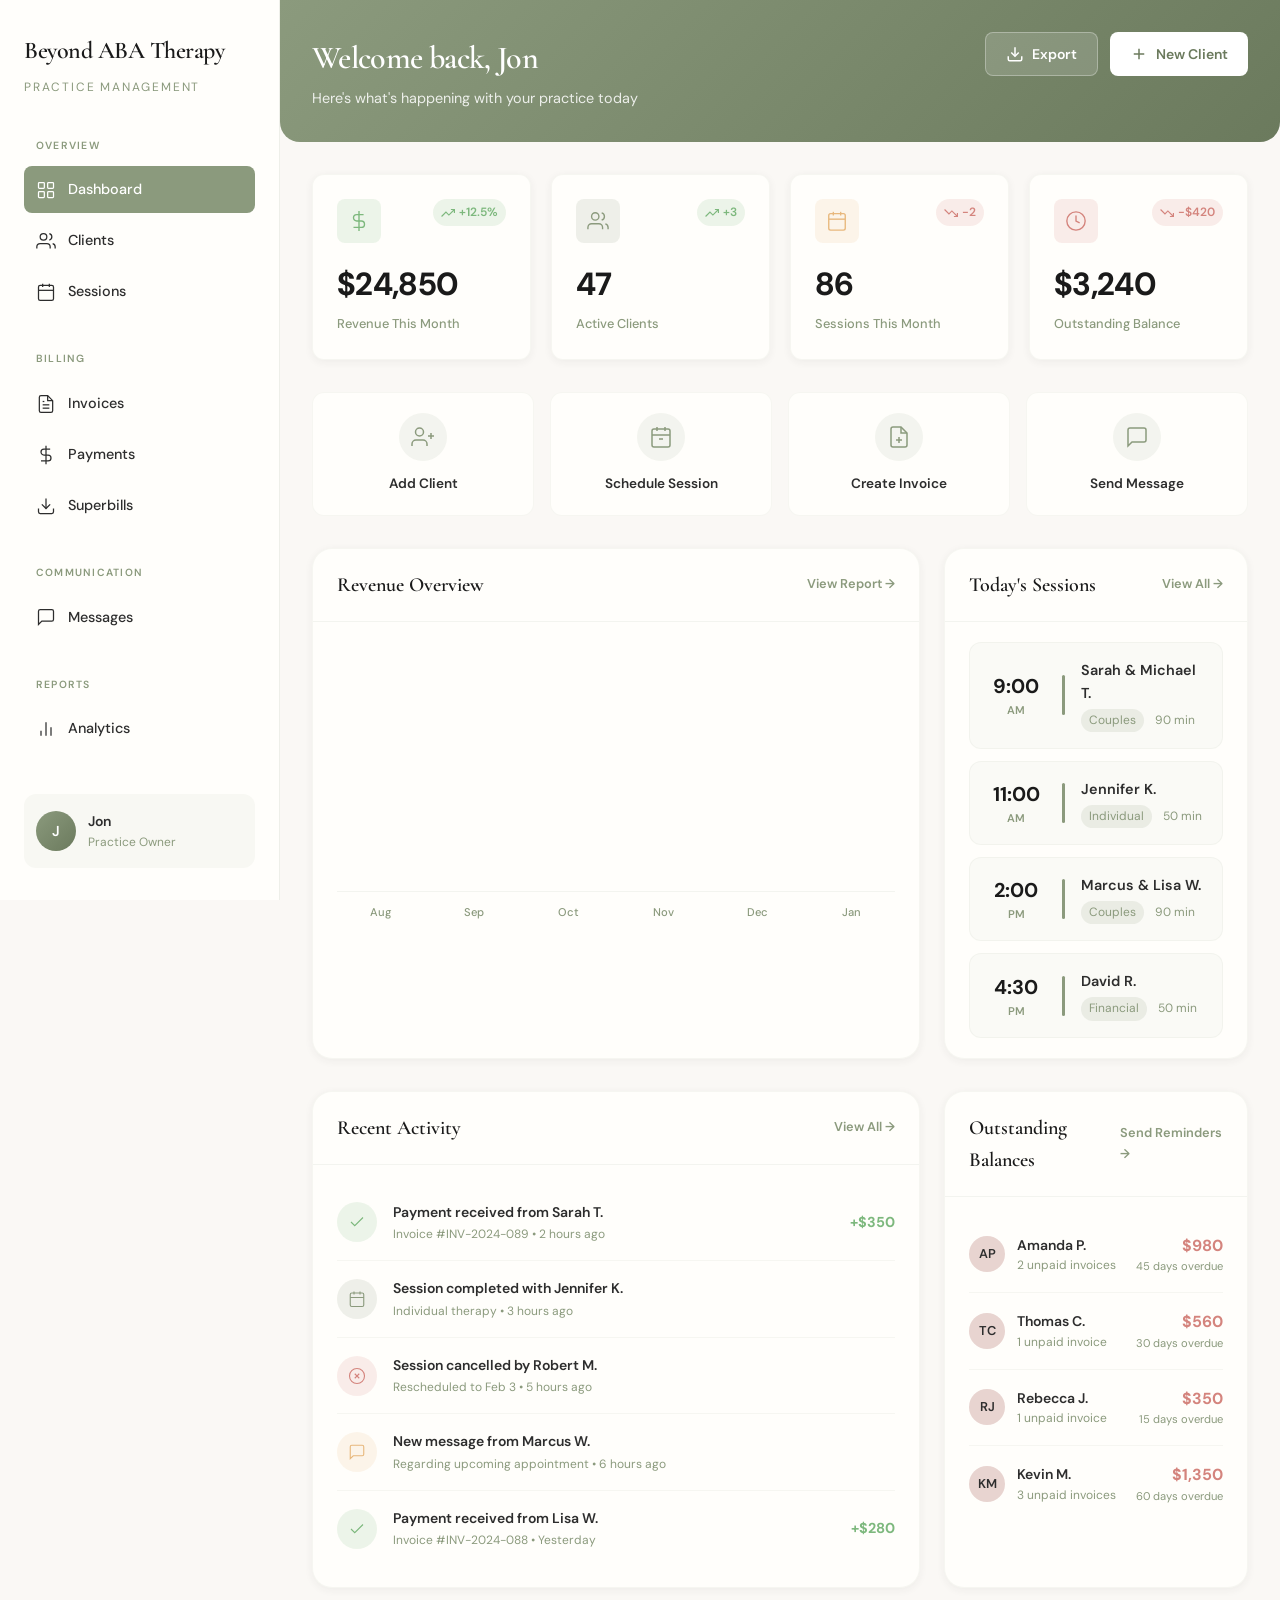
<file: projects/therapy-crm/index.html>
<!DOCTYPE html>
<html lang="en">
<head>
  <meta charset="UTF-8">
  <meta name="viewport" content="width=device-width, initial-scale=1.0">
  <link rel="icon" type="image/svg+xml" href="/assets/favicon.svg">
  <title>Beyond ABA Therapy - Practice Dashboard</title>
  <link rel="preconnect" href="https://fonts.googleapis.com">
  <link rel="preconnect" href="https://fonts.gstatic.com" crossorigin>
  <link href="https://fonts.googleapis.com/css2?family=Cormorant+Garamond:wght@400;500;600;700&family=DM+Sans:wght@400;500;600;700&display=swap" rel="stylesheet">
  <style>
    :root {
      --sage: #8B9A7D;
      --sage-light: #B8C4AD;
      --sage-dark: #6B7A5D;
      --cream: #FAF8F5;
      --warm-white: #FFFEFB;
      --charcoal: #2D2D2D;
      --soft-black: #1A1A1A;
      --blush: #E8D4D0;
      --terracotta: #C4A484;
      --terracotta-dark: #A68B6A;
      --success: #7DB87D;
      --warning: #E8B87D;
      --danger: #D4847D;
      --shadow-sm: 0 2px 8px rgba(45, 45, 45, 0.06);
      --shadow-md: 0 4px 20px rgba(45, 45, 45, 0.08);
      --shadow-lg: 0 8px 40px rgba(45, 45, 45, 0.12);
      --radius-sm: 8px;
      --radius-md: 12px;
      --radius-lg: 20px;
    }

    * {
      margin: 0;
      padding: 0;
      box-sizing: border-box;
    }

    body {
      font-family: 'DM Sans', sans-serif;
      background: var(--cream);
      color: var(--charcoal);
      min-height: 100vh;
      line-height: 1.6;
      -webkit-font-smoothing: antialiased;
    }

    /* Scrollbar styling */
    ::-webkit-scrollbar {
      width: 8px;
      height: 8px;
    }
    ::-webkit-scrollbar-track {
      background: var(--cream);
    }
    ::-webkit-scrollbar-thumb {
      background: var(--sage-light);
      border-radius: 4px;
    }
    ::-webkit-scrollbar-thumb:hover {
      background: var(--sage);
    }

    /* Layout */
    .app-container {
      display: flex;
      min-height: 100vh;
    }

    /* Sidebar - Desktop */
    .sidebar {
      width: 280px;
      background: var(--warm-white);
      border-right: 1px solid rgba(139, 154, 125, 0.15);
      padding: 32px 24px;
      display: flex;
      flex-direction: column;
      position: fixed;
      height: 100vh;
      overflow-y: auto;
      z-index: 100;
      transition: transform 0.3s cubic-bezier(0.4, 0, 0.2, 1);
    }

    .logo {
      font-family: 'Cormorant Garamond', serif;
      font-size: 1.5rem;
      font-weight: 600;
      color: var(--soft-black);
      margin-bottom: 8px;
      letter-spacing: -0.02em;
    }

    .logo-subtitle {
      font-size: 0.75rem;
      color: var(--sage);
      text-transform: uppercase;
      letter-spacing: 0.15em;
      margin-bottom: 40px;
    }

    .nav-section {
      margin-bottom: 32px;
    }

    .nav-label {
      font-size: 0.65rem;
      font-weight: 600;
      color: var(--sage);
      text-transform: uppercase;
      letter-spacing: 0.12em;
      margin-bottom: 12px;
      padding-left: 12px;
    }

    .nav-item {
      display: flex;
      align-items: center;
      gap: 12px;
      padding: 12px;
      border-radius: var(--radius-sm);
      color: var(--charcoal);
      text-decoration: none;
      font-size: 0.9rem;
      font-weight: 500;
      transition: all 0.2s ease;
      cursor: pointer;
      margin-bottom: 4px;
    }

    .nav-item:hover {
      background: rgba(139, 154, 125, 0.08);
    }

    .nav-item.active {
      background: var(--sage);
      color: white;
    }

    .nav-item.active svg {
      stroke: white;
    }

    .nav-icon {
      width: 20px;
      height: 20px;
      stroke: var(--charcoal);
      stroke-width: 1.5;
      fill: none;
    }

    .nav-item.active .nav-icon {
      stroke: white;
    }

    .user-profile {
      margin-top: auto;
      display: flex;
      align-items: center;
      gap: 12px;
      padding: 16px 12px;
      background: rgba(139, 154, 125, 0.06);
      border-radius: var(--radius-md);
    }

    .user-avatar {
      width: 40px;
      height: 40px;
      border-radius: 50%;
      background: linear-gradient(135deg, var(--sage), var(--sage-dark));
      display: flex;
      align-items: center;
      justify-content: center;
      color: white;
      font-weight: 600;
      font-size: 0.9rem;
    }

    .user-info {
      flex: 1;
    }

    .user-name {
      font-weight: 600;
      font-size: 0.875rem;
    }

    .user-role {
      font-size: 0.75rem;
      color: var(--sage);
    }

    /* Main Content */
    .main-content {
      flex: 1;
      margin-left: 280px;
      padding: 32px;
      max-width: 100%;
      overflow-x: hidden;
    }

    /* Header */
    .header {
      display: flex;
      justify-content: space-between;
      align-items: flex-start;
      margin-bottom: 32px;
      flex-wrap: wrap;
      gap: 16px;
      background: linear-gradient(135deg, var(--sage) 0%, var(--sage-dark) 100%);
      margin: -32px -32px 32px -32px;
      padding: 32px;
      border-radius: 0 0 var(--radius-lg) var(--radius-lg);
    }

    .header-left h1 {
      font-family: 'Cormorant Garamond', serif;
      font-size: 2rem;
      font-weight: 600;
      color: white;
      letter-spacing: -0.02em;
      margin-bottom: 4px;
    }

    .header-left p {
      color: rgba(255, 255, 255, 0.85);
      font-size: 0.9rem;
    }

    .header-actions {
      display: flex;
      gap: 12px;
      flex-wrap: wrap;
    }

    .btn {
      display: inline-flex;
      align-items: center;
      gap: 8px;
      padding: 12px 20px;
      border-radius: var(--radius-sm);
      font-size: 0.875rem;
      font-weight: 600;
      cursor: pointer;
      transition: all 0.2s ease;
      border: none;
      font-family: inherit;
    }

    .btn-primary {
      background: white;
      color: var(--sage-dark);
    }

    .btn-primary:hover {
      background: var(--cream);
      transform: translateY(-1px);
      box-shadow: var(--shadow-md);
    }

    .btn-secondary {
      background: rgba(255, 255, 255, 0.15);
      color: white;
      border: 1px solid rgba(255, 255, 255, 0.3);
    }

    .btn-secondary:hover {
      background: rgba(255, 255, 255, 0.25);
      border-color: rgba(255, 255, 255, 0.5);
    }

    .btn svg {
      width: 18px;
      height: 18px;
    }

    /* Stats Grid */
    .stats-grid {
      display: grid;
      grid-template-columns: repeat(4, 1fr);
      gap: 20px;
      margin-bottom: 32px;
    }

    .stat-card {
      background: var(--warm-white);
      border-radius: var(--radius-md);
      padding: 24px;
      box-shadow: var(--shadow-sm);
      border: 1px solid rgba(139, 154, 125, 0.08);
      transition: all 0.3s ease;
    }

    .stat-card:hover {
      transform: translateY(-2px);
      box-shadow: var(--shadow-md);
    }

    .stat-header {
      display: flex;
      justify-content: space-between;
      align-items: flex-start;
      margin-bottom: 16px;
    }

    .stat-icon {
      width: 44px;
      height: 44px;
      border-radius: var(--radius-sm);
      display: flex;
      align-items: center;
      justify-content: center;
    }

    .stat-icon.revenue { background: rgba(125, 184, 125, 0.15); }
    .stat-icon.revenue svg { stroke: var(--success); }
    .stat-icon.clients { background: rgba(139, 154, 125, 0.15); }
    .stat-icon.clients svg { stroke: var(--sage); }
    .stat-icon.sessions { background: rgba(232, 184, 125, 0.15); }
    .stat-icon.sessions svg { stroke: var(--warning); }
    .stat-icon.outstanding { background: rgba(212, 132, 125, 0.15); }
    .stat-icon.outstanding svg { stroke: var(--danger); }

    .stat-icon svg {
      width: 22px;
      height: 22px;
      stroke-width: 1.5;
      fill: none;
    }

    .stat-trend {
      display: flex;
      align-items: center;
      gap: 4px;
      font-size: 0.75rem;
      font-weight: 600;
      padding: 4px 8px;
      border-radius: 20px;
    }

    .stat-trend.up {
      background: rgba(125, 184, 125, 0.15);
      color: var(--success);
    }

    .stat-trend.down {
      background: rgba(212, 132, 125, 0.15);
      color: var(--danger);
    }

    .stat-trend svg {
      width: 14px;
      height: 14px;
    }

    .stat-value {
      font-size: 2rem;
      font-weight: 700;
      color: var(--soft-black);
      letter-spacing: -0.02em;
      margin-bottom: 4px;
    }

    .stat-label {
      font-size: 0.8rem;
      color: var(--sage);
      font-weight: 500;
    }

    /* Content Grid */
    .content-grid {
      display: grid;
      grid-template-columns: 2fr 1fr;
      gap: 24px;
      margin-bottom: 32px;
    }

    .card {
      background: var(--warm-white);
      border-radius: var(--radius-lg);
      box-shadow: var(--shadow-sm);
      border: 1px solid rgba(139, 154, 125, 0.08);
      overflow: hidden;
    }

    .card-header {
      display: flex;
      justify-content: space-between;
      align-items: center;
      padding: 20px 24px;
      border-bottom: 1px solid rgba(139, 154, 125, 0.1);
    }

    .card-title {
      font-family: 'Cormorant Garamond', serif;
      font-size: 1.25rem;
      font-weight: 600;
      color: var(--soft-black);
    }

    .card-action {
      font-size: 0.8rem;
      color: var(--sage);
      font-weight: 600;
      cursor: pointer;
      transition: color 0.2s ease;
    }

    .card-action:hover {
      color: var(--sage-dark);
    }

    .card-body {
      padding: 20px 24px;
    }

    /* Chart Area */
    .chart-container {
      height: 280px;
      position: relative;
    }

    .chart-placeholder {
      width: 100%;
      height: 100%;
      display: flex;
      flex-direction: column;
    }

    .chart-bars {
      flex: 1;
      display: flex;
      align-items: flex-end;
      gap: 8px;
      padding-bottom: 24px;
      border-bottom: 1px solid rgba(139, 154, 125, 0.1);
    }

    .chart-bar-group {
      flex: 1;
      display: flex;
      flex-direction: column;
      align-items: center;
      gap: 8px;
    }

    .chart-bar {
      width: 100%;
      max-width: 40px;
      border-radius: 6px 6px 0 0;
      background: linear-gradient(180deg, var(--sage), var(--sage-light));
      transition: all 0.3s ease;
      position: relative;
    }

    .chart-bar:hover {
      background: linear-gradient(180deg, var(--sage-dark), var(--sage));
    }

    .chart-bar::after {
      content: attr(data-value);
      position: absolute;
      top: -24px;
      left: 50%;
      transform: translateX(-50%);
      font-size: 0.7rem;
      font-weight: 600;
      color: var(--sage);
      opacity: 0;
      transition: opacity 0.2s ease;
    }

    .chart-bar:hover::after {
      opacity: 1;
    }

    .chart-labels {
      display: flex;
      gap: 8px;
      padding-top: 12px;
    }

    .chart-label {
      flex: 1;
      text-align: center;
      font-size: 0.7rem;
      color: var(--sage);
      font-weight: 500;
    }

    /* Activity List */
    .activity-list {
      display: flex;
      flex-direction: column;
    }

    .activity-item {
      display: flex;
      align-items: center;
      gap: 16px;
      padding: 16px 0;
      border-bottom: 1px solid rgba(139, 154, 125, 0.08);
    }

    .activity-item:last-child {
      border-bottom: none;
    }

    .activity-icon {
      width: 40px;
      height: 40px;
      border-radius: 50%;
      display: flex;
      align-items: center;
      justify-content: center;
      flex-shrink: 0;
    }

    .activity-icon.payment { background: rgba(125, 184, 125, 0.15); }
    .activity-icon.payment svg { stroke: var(--success); }
    .activity-icon.session { background: rgba(139, 154, 125, 0.15); }
    .activity-icon.session svg { stroke: var(--sage); }
    .activity-icon.cancel { background: rgba(212, 132, 125, 0.15); }
    .activity-icon.cancel svg { stroke: var(--danger); }
    .activity-icon.message { background: rgba(232, 184, 125, 0.15); }
    .activity-icon.message svg { stroke: var(--warning); }

    .activity-icon svg {
      width: 18px;
      height: 18px;
      stroke-width: 1.5;
      fill: none;
    }

    .activity-content {
      flex: 1;
      min-width: 0;
    }

    .activity-title {
      font-weight: 600;
      font-size: 0.875rem;
      margin-bottom: 2px;
      white-space: nowrap;
      overflow: hidden;
      text-overflow: ellipsis;
    }

    .activity-meta {
      font-size: 0.75rem;
      color: var(--sage);
    }

    .activity-amount {
      font-weight: 700;
      font-size: 0.9rem;
      color: var(--success);
    }

    /* Upcoming Sessions */
    .session-list {
      display: flex;
      flex-direction: column;
      gap: 12px;
    }

    .session-item {
      display: flex;
      align-items: center;
      gap: 16px;
      padding: 16px;
      background: rgba(139, 154, 125, 0.04);
      border-radius: var(--radius-md);
      border: 1px solid rgba(139, 154, 125, 0.08);
      transition: all 0.2s ease;
    }

    .session-item:hover {
      border-color: var(--sage-light);
      background: rgba(139, 154, 125, 0.08);
    }

    .session-time {
      text-align: center;
      min-width: 60px;
    }

    .session-hour {
      font-size: 1.25rem;
      font-weight: 700;
      color: var(--soft-black);
    }

    .session-period {
      font-size: 0.7rem;
      color: var(--sage);
      text-transform: uppercase;
      font-weight: 600;
    }

    .session-divider {
      width: 3px;
      height: 40px;
      background: var(--sage);
      border-radius: 2px;
    }

    .session-details {
      flex: 1;
    }

    .session-client {
      font-weight: 600;
      font-size: 0.9rem;
      margin-bottom: 4px;
    }

    .session-type {
      font-size: 0.75rem;
      color: var(--sage);
    }

    .session-type span {
      display: inline-block;
      padding: 2px 8px;
      background: rgba(139, 154, 125, 0.15);
      border-radius: 12px;
      margin-right: 8px;
    }

    /* Outstanding Balances */
    .balance-list {
      display: flex;
      flex-direction: column;
    }

    .balance-item {
      display: flex;
      justify-content: space-between;
      align-items: center;
      padding: 16px 0;
      border-bottom: 1px solid rgba(139, 154, 125, 0.08);
    }

    .balance-item:last-child {
      border-bottom: none;
    }

    .balance-client {
      display: flex;
      align-items: center;
      gap: 12px;
    }

    .balance-avatar {
      width: 36px;
      height: 36px;
      border-radius: 50%;
      background: var(--blush);
      display: flex;
      align-items: center;
      justify-content: center;
      font-weight: 600;
      font-size: 0.8rem;
      color: var(--charcoal);
    }

    .balance-name {
      font-weight: 600;
      font-size: 0.875rem;
    }

    .balance-invoices {
      font-size: 0.75rem;
      color: var(--sage);
    }

    .balance-amount {
      text-align: right;
    }

    .balance-total {
      font-weight: 700;
      font-size: 1rem;
      color: var(--danger);
    }

    .balance-age {
      font-size: 0.7rem;
      color: var(--sage);
    }

    /* Quick Actions Grid */
    .quick-actions {
      display: grid;
      grid-template-columns: repeat(4, 1fr);
      gap: 16px;
      margin-bottom: 32px;
    }

    .quick-action {
      background: var(--warm-white);
      border-radius: var(--radius-md);
      padding: 20px;
      text-align: center;
      cursor: pointer;
      transition: all 0.2s ease;
      border: 1px solid rgba(139, 154, 125, 0.08);
    }

    .quick-action:hover {
      transform: translateY(-2px);
      box-shadow: var(--shadow-md);
      border-color: var(--sage-light);
    }

    .quick-action-icon {
      width: 48px;
      height: 48px;
      margin: 0 auto 12px;
      border-radius: 50%;
      background: rgba(139, 154, 125, 0.1);
      display: flex;
      align-items: center;
      justify-content: center;
    }

    .quick-action-icon svg {
      width: 24px;
      height: 24px;
      stroke: var(--sage);
      stroke-width: 1.5;
      fill: none;
    }

    .quick-action-label {
      font-weight: 600;
      font-size: 0.85rem;
      color: var(--charcoal);
    }

    /* Mobile Navigation */
    .mobile-nav {
      display: none;
      position: fixed;
      bottom: 0;
      left: 0;
      right: 0;
      background: var(--warm-white);
      border-top: 1px solid rgba(139, 154, 125, 0.15);
      padding: 8px 16px 24px;
      z-index: 200;
    }

    .mobile-nav-items {
      display: flex;
      justify-content: center;
      align-items: center;
      gap: 8px;
      width: 100%;
      max-width: 400px;
      margin: 0 auto;
    }

    .mobile-nav-item {
      display: flex;
      flex-direction: column;
      align-items: center;
      justify-content: center;
      gap: 4px;
      padding: 8px 0;
      color: var(--sage);
      text-decoration: none;
      font-size: 0.65rem;
      font-weight: 600;
      transition: color 0.2s ease;
      min-width: 64px;
      text-align: center;
    }

    .mobile-nav-item.active {
      color: var(--sage-dark);
    }

    .mobile-nav-item svg {
      width: 24px;
      height: 24px;
      stroke-width: 1.5;
      fill: none;
    }

    .mobile-header {
      display: none;
      position: fixed;
      top: 0;
      left: 0;
      right: 0;
      background: var(--warm-white);
      border-bottom: 1px solid rgba(139, 154, 125, 0.15);
      padding: 16px 20px;
      z-index: 150;
      justify-content: space-between;
      align-items: center;
    }

    .mobile-logo {
      font-family: 'Cormorant Garamond', serif;
      font-size: 1.25rem;
      font-weight: 600;
      color: var(--soft-black);
    }

    .mobile-menu-btn {
      width: 40px;
      height: 40px;
      border-radius: var(--radius-sm);
      background: rgba(139, 154, 125, 0.1);
      border: none;
      cursor: pointer;
      display: flex;
      align-items: center;
      justify-content: center;
    }

    .mobile-menu-btn svg {
      width: 20px;
      height: 20px;
      stroke: var(--sage);
      stroke-width: 1.5;
    }

    /* Sidebar Overlay */
    .sidebar-overlay {
      display: none;
      position: fixed;
      top: 0;
      left: 0;
      right: 0;
      bottom: 0;
      background: rgba(0, 0, 0, 0.4);
      z-index: 99;
      opacity: 0;
      transition: opacity 0.3s ease;
    }

    .sidebar-overlay.active {
      opacity: 1;
    }

    /* Responsive */
    @media (max-width: 1200px) {
      .stats-grid {
        grid-template-columns: repeat(2, 1fr);
      }

      .content-grid {
        grid-template-columns: 1fr;
      }

      .quick-actions {
        grid-template-columns: repeat(2, 1fr);
      }
    }

    @media (max-width: 768px) {
      .sidebar {
        transform: translateX(-100%);
      }

      .sidebar.open {
        transform: translateX(0);
      }

      .sidebar-overlay {
        display: block;
      }

      .mobile-nav,
      .mobile-header {
        display: flex;
      }

      .main-content {
        margin-left: 0;
        padding: 72px 16px 100px;
      }

      .header {
        margin: -72px -16px 24px -16px;
        padding: 88px 16px 24px 16px;
        border-radius: 0 0 var(--radius-md) var(--radius-md);
      }

      .header-left h1 {
        font-size: 1.5rem;
      }

      .stats-grid {
        grid-template-columns: 1fr 1fr;
        gap: 12px;
      }

      .stat-card {
        padding: 16px;
      }

      .stat-value {
        font-size: 1.5rem;
      }

      .stat-icon {
        width: 36px;
        height: 36px;
      }

      .stat-icon svg {
        width: 18px;
        height: 18px;
      }

      .quick-actions {
        grid-template-columns: repeat(2, 1fr);
        gap: 12px;
      }

      .quick-action {
        padding: 16px;
      }

      .quick-action-icon {
        width: 40px;
        height: 40px;
      }

      .quick-action-icon svg {
        width: 20px;
        height: 20px;
      }

      .card-header,
      .card-body {
        padding: 16px;
      }

      .card-title {
        font-size: 1.1rem;
      }

      .header-actions {
        width: 100%;
      }

      .btn {
        flex: 1;
        justify-content: center;
        padding: 14px 16px;
      }
    }

    @media (max-width: 480px) {
      .stats-grid {
        grid-template-columns: 1fr;
      }

      .stat-card {
        display: flex;
        align-items: center;
        gap: 16px;
      }

      .stat-header {
        margin-bottom: 0;
        flex-direction: column;
        align-items: flex-start;
        gap: 8px;
      }

      .stat-content {
        flex: 1;
      }

      .session-item {
        flex-wrap: wrap;
      }

      .session-time {
        min-width: auto;
      }
    }

    /* Animations */
    @keyframes fadeInUp {
      from {
        opacity: 0;
        transform: translateY(20px);
      }
      to {
        opacity: 1;
        transform: translateY(0);
      }
    }

    .stat-card,
    .card,
    .quick-action {
      animation: fadeInUp 0.5s ease forwards;
    }

    .stat-card:nth-child(1) { animation-delay: 0.1s; }
    .stat-card:nth-child(2) { animation-delay: 0.15s; }
    .stat-card:nth-child(3) { animation-delay: 0.2s; }
    .stat-card:nth-child(4) { animation-delay: 0.25s; }

    .quick-action:nth-child(1) { animation-delay: 0.3s; }
    .quick-action:nth-child(2) { animation-delay: 0.35s; }
    .quick-action:nth-child(3) { animation-delay: 0.4s; }
    .quick-action:nth-child(4) { animation-delay: 0.45s; }
  </style>
</head>
<body>
  <div class="app-container">
    <!-- Sidebar Overlay for Mobile -->
    <div class="sidebar-overlay" onclick="toggleSidebar()"></div>

    <!-- Sidebar -->
    <aside class="sidebar" id="sidebar">
      <div class="logo">Beyond ABA Therapy</div>
      <div class="logo-subtitle">Practice Management</div>

      <nav class="nav-section">
        <div class="nav-label">Overview</div>
        <a class="nav-item active">
          <svg class="nav-icon" viewBox="0 0 24 24">
            <rect x="3" y="3" width="7" height="7" rx="1"></rect>
            <rect x="14" y="3" width="7" height="7" rx="1"></rect>
            <rect x="14" y="14" width="7" height="7" rx="1"></rect>
            <rect x="3" y="14" width="7" height="7" rx="1"></rect>
          </svg>
          Dashboard
        </a>
        <a class="nav-item">
          <svg class="nav-icon" viewBox="0 0 24 24">
            <path d="M17 21v-2a4 4 0 0 0-4-4H5a4 4 0 0 0-4 4v2"></path>
            <circle cx="9" cy="7" r="4"></circle>
            <path d="M23 21v-2a4 4 0 0 0-3-3.87"></path>
            <path d="M16 3.13a4 4 0 0 1 0 7.75"></path>
          </svg>
          Clients
        </a>
        <a class="nav-item">
          <svg class="nav-icon" viewBox="0 0 24 24">
            <rect x="3" y="4" width="18" height="18" rx="2" ry="2"></rect>
            <line x1="16" y1="2" x2="16" y2="6"></line>
            <line x1="8" y1="2" x2="8" y2="6"></line>
            <line x1="3" y1="10" x2="21" y2="10"></line>
          </svg>
          Sessions
        </a>
      </nav>

      <nav class="nav-section">
        <div class="nav-label">Billing</div>
        <a class="nav-item">
          <svg class="nav-icon" viewBox="0 0 24 24">
            <path d="M14 2H6a2 2 0 0 0-2 2v16a2 2 0 0 0 2 2h12a2 2 0 0 0 2-2V8z"></path>
            <polyline points="14 2 14 8 20 8"></polyline>
            <line x1="16" y1="13" x2="8" y2="13"></line>
            <line x1="16" y1="17" x2="8" y2="17"></line>
            <polyline points="10 9 9 9 8 9"></polyline>
          </svg>
          Invoices
        </a>
        <a class="nav-item">
          <svg class="nav-icon" viewBox="0 0 24 24">
            <line x1="12" y1="1" x2="12" y2="23"></line>
            <path d="M17 5H9.5a3.5 3.5 0 0 0 0 7h5a3.5 3.5 0 0 1 0 7H6"></path>
          </svg>
          Payments
        </a>
        <a class="nav-item">
          <svg class="nav-icon" viewBox="0 0 24 24">
            <path d="M21 15v4a2 2 0 0 1-2 2H5a2 2 0 0 1-2-2v-4"></path>
            <polyline points="7 10 12 15 17 10"></polyline>
            <line x1="12" y1="15" x2="12" y2="3"></line>
          </svg>
          Superbills
        </a>
      </nav>

      <nav class="nav-section">
        <div class="nav-label">Communication</div>
        <a class="nav-item">
          <svg class="nav-icon" viewBox="0 0 24 24">
            <path d="M21 15a2 2 0 0 1-2 2H7l-4 4V5a2 2 0 0 1 2-2h14a2 2 0 0 1 2 2z"></path>
          </svg>
          Messages
        </a>
      </nav>

      <nav class="nav-section">
        <div class="nav-label">Reports</div>
        <a class="nav-item">
          <svg class="nav-icon" viewBox="0 0 24 24">
            <line x1="18" y1="20" x2="18" y2="10"></line>
            <line x1="12" y1="20" x2="12" y2="4"></line>
            <line x1="6" y1="20" x2="6" y2="14"></line>
          </svg>
          Analytics
        </a>
      </nav>

      <div class="user-profile">
        <div class="user-avatar">J</div>
        <div class="user-info">
          <div class="user-name">Jon</div>
          <div class="user-role">Practice Owner</div>
        </div>
      </div>
    </aside>

    <!-- Mobile Header -->
    <header class="mobile-header">
      <div class="mobile-logo">Beyond ABA Therapy</div>
      <button class="mobile-menu-btn" onclick="toggleSidebar()">
        <svg viewBox="0 0 24 24" fill="none">
          <line x1="3" y1="6" x2="21" y2="6"></line>
          <line x1="3" y1="12" x2="21" y2="12"></line>
          <line x1="3" y1="18" x2="21" y2="18"></line>
        </svg>
      </button>
    </header>

    <!-- Main Content -->
    <main class="main-content">
      <div class="header">
        <div class="header-left">
          <h1>Welcome back, Jon</h1>
          <p>Here's what's happening with your practice today</p>
        </div>
        <div class="header-actions">
          <button class="btn btn-secondary">
            <svg viewBox="0 0 24 24" fill="none" stroke="currentColor" stroke-width="2">
              <path d="M21 15v4a2 2 0 0 1-2 2H5a2 2 0 0 1-2-2v-4"></path>
              <polyline points="7 10 12 15 17 10"></polyline>
              <line x1="12" y1="15" x2="12" y2="3"></line>
            </svg>
            Export
          </button>
          <button class="btn btn-primary">
            <svg viewBox="0 0 24 24" fill="none" stroke="currentColor" stroke-width="2">
              <line x1="12" y1="5" x2="12" y2="19"></line>
              <line x1="5" y1="12" x2="19" y2="12"></line>
            </svg>
            New Client
          </button>
        </div>
      </div>

      <!-- Stats Grid -->
      <div class="stats-grid">
        <div class="stat-card">
          <div class="stat-header">
            <div class="stat-icon revenue">
              <svg viewBox="0 0 24 24">
                <line x1="12" y1="1" x2="12" y2="23"></line>
                <path d="M17 5H9.5a3.5 3.5 0 0 0 0 7h5a3.5 3.5 0 0 1 0 7H6"></path>
              </svg>
            </div>
            <div class="stat-trend up">
              <svg viewBox="0 0 24 24" fill="none" stroke="currentColor" stroke-width="2">
                <polyline points="23 6 13.5 15.5 8.5 10.5 1 18"></polyline>
                <polyline points="17 6 23 6 23 12"></polyline>
              </svg>
              +12.5%
            </div>
          </div>
          <div class="stat-value">$24,850</div>
          <div class="stat-label">Revenue This Month</div>
        </div>

        <div class="stat-card">
          <div class="stat-header">
            <div class="stat-icon clients">
              <svg viewBox="0 0 24 24">
                <path d="M17 21v-2a4 4 0 0 0-4-4H5a4 4 0 0 0-4 4v2"></path>
                <circle cx="9" cy="7" r="4"></circle>
                <path d="M23 21v-2a4 4 0 0 0-3-3.87"></path>
                <path d="M16 3.13a4 4 0 0 1 0 7.75"></path>
              </svg>
            </div>
            <div class="stat-trend up">
              <svg viewBox="0 0 24 24" fill="none" stroke="currentColor" stroke-width="2">
                <polyline points="23 6 13.5 15.5 8.5 10.5 1 18"></polyline>
                <polyline points="17 6 23 6 23 12"></polyline>
              </svg>
              +3
            </div>
          </div>
          <div class="stat-value">47</div>
          <div class="stat-label">Active Clients</div>
        </div>

        <div class="stat-card">
          <div class="stat-header">
            <div class="stat-icon sessions">
              <svg viewBox="0 0 24 24">
                <rect x="3" y="4" width="18" height="18" rx="2" ry="2"></rect>
                <line x1="16" y1="2" x2="16" y2="6"></line>
                <line x1="8" y1="2" x2="8" y2="6"></line>
                <line x1="3" y1="10" x2="21" y2="10"></line>
              </svg>
            </div>
            <div class="stat-trend down">
              <svg viewBox="0 0 24 24" fill="none" stroke="currentColor" stroke-width="2">
                <polyline points="23 18 13.5 8.5 8.5 13.5 1 6"></polyline>
                <polyline points="17 18 23 18 23 12"></polyline>
              </svg>
              -2
            </div>
          </div>
          <div class="stat-value">86</div>
          <div class="stat-label">Sessions This Month</div>
        </div>

        <div class="stat-card">
          <div class="stat-header">
            <div class="stat-icon outstanding">
              <svg viewBox="0 0 24 24">
                <circle cx="12" cy="12" r="10"></circle>
                <polyline points="12 6 12 12 16 14"></polyline>
              </svg>
            </div>
            <div class="stat-trend down">
              <svg viewBox="0 0 24 24" fill="none" stroke="currentColor" stroke-width="2">
                <polyline points="23 18 13.5 8.5 8.5 13.5 1 6"></polyline>
                <polyline points="17 18 23 18 23 12"></polyline>
              </svg>
              -$420
            </div>
          </div>
          <div class="stat-value">$3,240</div>
          <div class="stat-label">Outstanding Balance</div>
        </div>
      </div>

      <!-- Quick Actions -->
      <div class="quick-actions">
        <div class="quick-action">
          <div class="quick-action-icon">
            <svg viewBox="0 0 24 24">
              <path d="M16 21v-2a4 4 0 0 0-4-4H5a4 4 0 0 0-4 4v2"></path>
              <circle cx="8.5" cy="7" r="4"></circle>
              <line x1="20" y1="8" x2="20" y2="14"></line>
              <line x1="23" y1="11" x2="17" y2="11"></line>
            </svg>
          </div>
          <div class="quick-action-label">Add Client</div>
        </div>
        <div class="quick-action">
          <div class="quick-action-icon">
            <svg viewBox="0 0 24 24">
              <rect x="3" y="4" width="18" height="18" rx="2" ry="2"></rect>
              <line x1="16" y1="2" x2="16" y2="6"></line>
              <line x1="8" y1="2" x2="8" y2="6"></line>
              <line x1="3" y1="10" x2="21" y2="10"></line>
              <line x1="10" y1="14" x2="14" y2="14"></line>
            </svg>
          </div>
          <div class="quick-action-label">Schedule Session</div>
        </div>
        <div class="quick-action">
          <div class="quick-action-icon">
            <svg viewBox="0 0 24 24">
              <path d="M14 2H6a2 2 0 0 0-2 2v16a2 2 0 0 0 2 2h12a2 2 0 0 0 2-2V8z"></path>
              <polyline points="14 2 14 8 20 8"></polyline>
              <line x1="12" y1="18" x2="12" y2="12"></line>
              <line x1="9" y1="15" x2="15" y2="15"></line>
            </svg>
          </div>
          <div class="quick-action-label">Create Invoice</div>
        </div>
        <div class="quick-action">
          <div class="quick-action-icon">
            <svg viewBox="0 0 24 24">
              <path d="M21 15a2 2 0 0 1-2 2H7l-4 4V5a2 2 0 0 1 2-2h14a2 2 0 0 1 2 2z"></path>
            </svg>
          </div>
          <div class="quick-action-label">Send Message</div>
        </div>
      </div>

      <!-- Content Grid -->
      <div class="content-grid">
        <!-- Revenue Chart -->
        <div class="card">
          <div class="card-header">
            <h3 class="card-title">Revenue Overview</h3>
            <span class="card-action">View Report →</span>
          </div>
          <div class="card-body">
            <div class="chart-container">
              <div class="chart-placeholder">
                <div class="chart-bars">
                  <div class="chart-bar-group">
                    <div class="chart-bar" style="height: 45%" data-value="$18.2K"></div>
                  </div>
                  <div class="chart-bar-group">
                    <div class="chart-bar" style="height: 62%" data-value="$21.4K"></div>
                  </div>
                  <div class="chart-bar-group">
                    <div class="chart-bar" style="height: 55%" data-value="$19.8K"></div>
                  </div>
                  <div class="chart-bar-group">
                    <div class="chart-bar" style="height: 78%" data-value="$23.1K"></div>
                  </div>
                  <div class="chart-bar-group">
                    <div class="chart-bar" style="height: 68%" data-value="$22.5K"></div>
                  </div>
                  <div class="chart-bar-group">
                    <div class="chart-bar" style="height: 85%" data-value="$24.8K"></div>
                  </div>
                </div>
                <div class="chart-labels">
                  <span class="chart-label">Aug</span>
                  <span class="chart-label">Sep</span>
                  <span class="chart-label">Oct</span>
                  <span class="chart-label">Nov</span>
                  <span class="chart-label">Dec</span>
                  <span class="chart-label">Jan</span>
                </div>
              </div>
            </div>
          </div>
        </div>

        <!-- Today's Sessions -->
        <div class="card">
          <div class="card-header">
            <h3 class="card-title">Today's Sessions</h3>
            <span class="card-action">View All →</span>
          </div>
          <div class="card-body">
            <div class="session-list">
              <div class="session-item">
                <div class="session-time">
                  <div class="session-hour">9:00</div>
                  <div class="session-period">AM</div>
                </div>
                <div class="session-divider"></div>
                <div class="session-details">
                  <div class="session-client">Sarah & Michael T.</div>
                  <div class="session-type">
                    <span>Couples</span>
                    90 min
                  </div>
                </div>
              </div>
              <div class="session-item">
                <div class="session-time">
                  <div class="session-hour">11:00</div>
                  <div class="session-period">AM</div>
                </div>
                <div class="session-divider"></div>
                <div class="session-details">
                  <div class="session-client">Jennifer K.</div>
                  <div class="session-type">
                    <span>Individual</span>
                    50 min
                  </div>
                </div>
              </div>
              <div class="session-item">
                <div class="session-time">
                  <div class="session-hour">2:00</div>
                  <div class="session-period">PM</div>
                </div>
                <div class="session-divider"></div>
                <div class="session-details">
                  <div class="session-client">Marcus & Lisa W.</div>
                  <div class="session-type">
                    <span>Couples</span>
                    90 min
                  </div>
                </div>
              </div>
              <div class="session-item">
                <div class="session-time">
                  <div class="session-hour">4:30</div>
                  <div class="session-period">PM</div>
                </div>
                <div class="session-divider"></div>
                <div class="session-details">
                  <div class="session-client">David R.</div>
                  <div class="session-type">
                    <span>Financial</span>
                    50 min
                  </div>
                </div>
              </div>
            </div>
          </div>
        </div>
      </div>

      <!-- Second Row -->
      <div class="content-grid">
        <!-- Recent Activity -->
        <div class="card">
          <div class="card-header">
            <h3 class="card-title">Recent Activity</h3>
            <span class="card-action">View All →</span>
          </div>
          <div class="card-body">
            <div class="activity-list">
              <div class="activity-item">
                <div class="activity-icon payment">
                  <svg viewBox="0 0 24 24">
                    <polyline points="20 6 9 17 4 12"></polyline>
                  </svg>
                </div>
                <div class="activity-content">
                  <div class="activity-title">Payment received from Sarah T.</div>
                  <div class="activity-meta">Invoice #INV-2024-089 • 2 hours ago</div>
                </div>
                <div class="activity-amount">+$350</div>
              </div>
              <div class="activity-item">
                <div class="activity-icon session">
                  <svg viewBox="0 0 24 24">
                    <rect x="3" y="4" width="18" height="18" rx="2" ry="2"></rect>
                    <line x1="16" y1="2" x2="16" y2="6"></line>
                    <line x1="8" y1="2" x2="8" y2="6"></line>
                    <line x1="3" y1="10" x2="21" y2="10"></line>
                  </svg>
                </div>
                <div class="activity-content">
                  <div class="activity-title">Session completed with Jennifer K.</div>
                  <div class="activity-meta">Individual therapy • 3 hours ago</div>
                </div>
              </div>
              <div class="activity-item">
                <div class="activity-icon cancel">
                  <svg viewBox="0 0 24 24">
                    <circle cx="12" cy="12" r="10"></circle>
                    <line x1="15" y1="9" x2="9" y2="15"></line>
                    <line x1="9" y1="9" x2="15" y2="15"></line>
                  </svg>
                </div>
                <div class="activity-content">
                  <div class="activity-title">Session cancelled by Robert M.</div>
                  <div class="activity-meta">Rescheduled to Feb 3 • 5 hours ago</div>
                </div>
              </div>
              <div class="activity-item">
                <div class="activity-icon message">
                  <svg viewBox="0 0 24 24">
                    <path d="M21 15a2 2 0 0 1-2 2H7l-4 4V5a2 2 0 0 1 2-2h14a2 2 0 0 1 2 2z"></path>
                  </svg>
                </div>
                <div class="activity-content">
                  <div class="activity-title">New message from Marcus W.</div>
                  <div class="activity-meta">Regarding upcoming appointment • 6 hours ago</div>
                </div>
              </div>
              <div class="activity-item">
                <div class="activity-icon payment">
                  <svg viewBox="0 0 24 24">
                    <polyline points="20 6 9 17 4 12"></polyline>
                  </svg>
                </div>
                <div class="activity-content">
                  <div class="activity-title">Payment received from Lisa W.</div>
                  <div class="activity-meta">Invoice #INV-2024-088 • Yesterday</div>
                </div>
                <div class="activity-amount">+$280</div>
              </div>
            </div>
          </div>
        </div>

        <!-- Outstanding Balances -->
        <div class="card">
          <div class="card-header">
            <h3 class="card-title">Outstanding Balances</h3>
            <span class="card-action">Send Reminders →</span>
          </div>
          <div class="card-body">
            <div class="balance-list">
              <div class="balance-item">
                <div class="balance-client">
                  <div class="balance-avatar">AP</div>
                  <div>
                    <div class="balance-name">Amanda P.</div>
                    <div class="balance-invoices">2 unpaid invoices</div>
                  </div>
                </div>
                <div class="balance-amount">
                  <div class="balance-total">$980</div>
                  <div class="balance-age">45 days overdue</div>
                </div>
              </div>
              <div class="balance-item">
                <div class="balance-client">
                  <div class="balance-avatar">TC</div>
                  <div>
                    <div class="balance-name">Thomas C.</div>
                    <div class="balance-invoices">1 unpaid invoice</div>
                  </div>
                </div>
                <div class="balance-amount">
                  <div class="balance-total">$560</div>
                  <div class="balance-age">30 days overdue</div>
                </div>
              </div>
              <div class="balance-item">
                <div class="balance-client">
                  <div class="balance-avatar">RJ</div>
                  <div>
                    <div class="balance-name">Rebecca J.</div>
                    <div class="balance-invoices">1 unpaid invoice</div>
                  </div>
                </div>
                <div class="balance-amount">
                  <div class="balance-total">$350</div>
                  <div class="balance-age">15 days overdue</div>
                </div>
              </div>
              <div class="balance-item">
                <div class="balance-client">
                  <div class="balance-avatar">KM</div>
                  <div>
                    <div class="balance-name">Kevin M.</div>
                    <div class="balance-invoices">3 unpaid invoices</div>
                  </div>
                </div>
                <div class="balance-amount">
                  <div class="balance-total">$1,350</div>
                  <div class="balance-age">60 days overdue</div>
                </div>
              </div>
            </div>
          </div>
        </div>
      </div>
    </main>

    <!-- Mobile Navigation -->
    <nav class="mobile-nav">
      <div class="mobile-nav-items">
        <a class="mobile-nav-item active">
          <svg viewBox="0 0 24 24" stroke="currentColor" fill="none">
            <rect x="3" y="3" width="7" height="7" rx="1"></rect>
            <rect x="14" y="3" width="7" height="7" rx="1"></rect>
            <rect x="14" y="14" width="7" height="7" rx="1"></rect>
            <rect x="3" y="14" width="7" height="7" rx="1"></rect>
          </svg>
          Home
        </a>
        <a class="mobile-nav-item">
          <svg viewBox="0 0 24 24" stroke="currentColor" fill="none">
            <path d="M17 21v-2a4 4 0 0 0-4-4H5a4 4 0 0 0-4 4v2"></path>
            <circle cx="9" cy="7" r="4"></circle>
          </svg>
          Clients
        </a>
        <a class="mobile-nav-item">
          <svg viewBox="0 0 24 24" stroke="currentColor" fill="none">
            <rect x="3" y="4" width="18" height="18" rx="2" ry="2"></rect>
            <line x1="16" y1="2" x2="16" y2="6"></line>
            <line x1="8" y1="2" x2="8" y2="6"></line>
            <line x1="3" y1="10" x2="21" y2="10"></line>
          </svg>
          Schedule
        </a>
        <a class="mobile-nav-item">
          <svg viewBox="0 0 24 24" stroke="currentColor" fill="none">
            <path d="M21 15a2 2 0 0 1-2 2H7l-4 4V5a2 2 0 0 1 2-2h14a2 2 0 0 1 2 2z"></path>
          </svg>
          Messages
        </a>
        <a class="mobile-nav-item">
          <svg viewBox="0 0 24 24" stroke="currentColor" fill="none">
            <line x1="18" y1="20" x2="18" y2="10"></line>
            <line x1="12" y1="20" x2="12" y2="4"></line>
            <line x1="6" y1="20" x2="6" y2="14"></line>
          </svg>
          Reports
        </a>
      </div>
    </nav>
  </div>

  <script>
    function toggleSidebar() {
      const sidebar = document.getElementById('sidebar');
      const overlay = document.querySelector('.sidebar-overlay');
      sidebar.classList.toggle('open');
      overlay.classList.toggle('active');
    }

    // Close sidebar when clicking outside on mobile
    document.addEventListener('click', (e) => {
      const sidebar = document.getElementById('sidebar');
      const overlay = document.querySelector('.sidebar-overlay');
      if (e.target === overlay) {
        sidebar.classList.remove('open');
        overlay.classList.remove('active');
      }
    });
  </script>
</body>
</html>
</file>
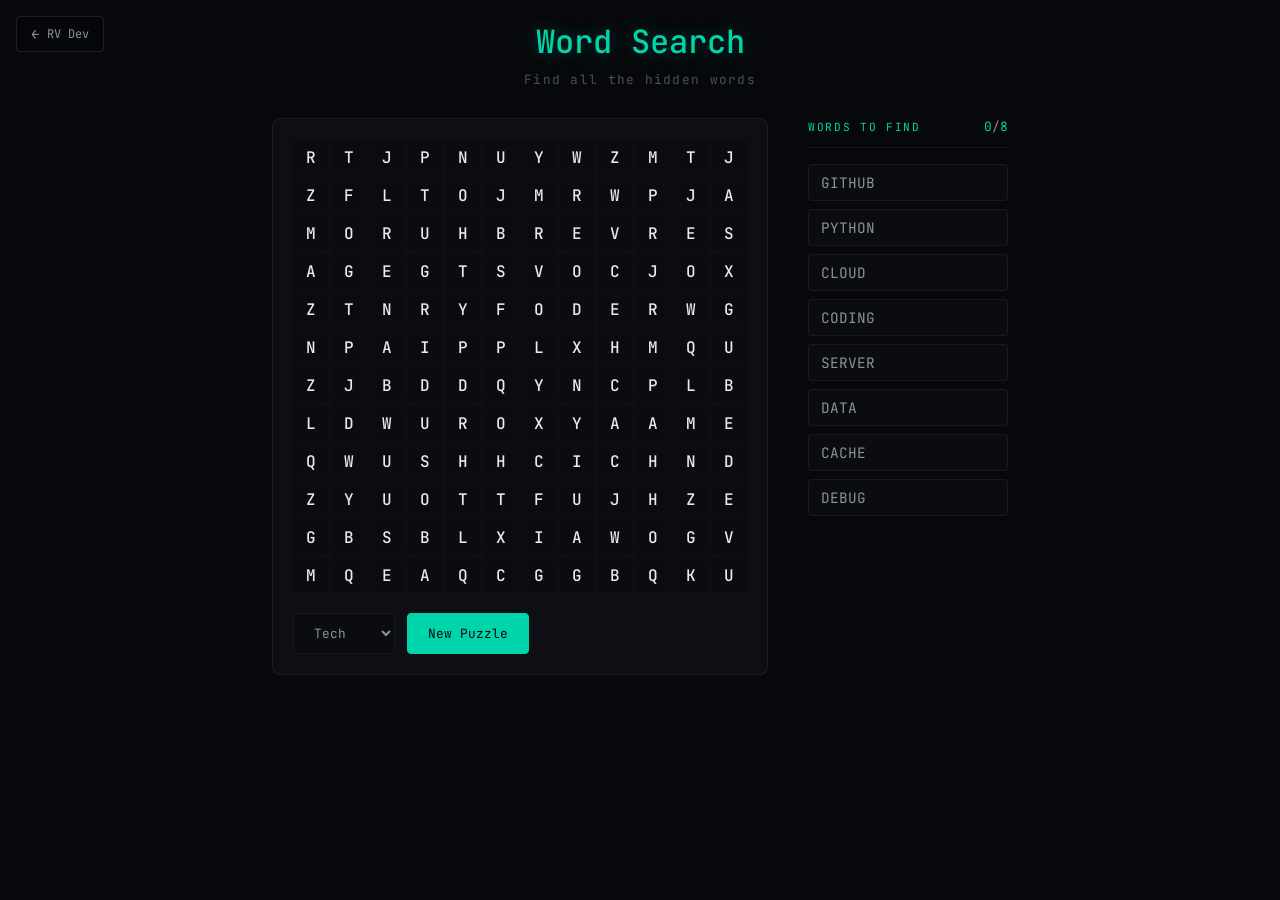
<file: projects/word-search/index.html>
<!DOCTYPE html>
<html lang="en">
<head>
    <meta charset="UTF-8">
    <meta name="viewport" content="width=device-width, initial-scale=1.0">
    <link rel="icon" type="image/svg+xml" href="/assets/favicon.svg">
    <title>Word Search | Ronin Ventures</title>
    <link rel="preconnect" href="https://fonts.googleapis.com">
    <link rel="preconnect" href="https://fonts.gstatic.com" crossorigin>
    <link href="https://fonts.googleapis.com/css2?family=JetBrains+Mono:wght@300;400;500;600&display=swap" rel="stylesheet">
    <style>
        * {
            margin: 0;
            padding: 0;
            box-sizing: border-box;
        }
        
        :root {
            --bg-primary: #07080c;
            --bg-secondary: #0d0f14;
            --bg-card: #0a0c10;
            --text-primary: #e8eaed;
            --text-secondary: #8b919a;
            --text-muted: #4a5060;
            --accent-primary: #00d4aa;
            --accent-secondary: #0099cc;
            --accent-glow: rgba(0, 212, 170, 0.15);
            --border-subtle: rgba(255, 255, 255, 0.06);
        }
        
        body {
            background: var(--bg-primary);
            color: var(--text-primary);
            font-family: 'JetBrains Mono', monospace;
            min-height: 100vh;
            display: flex;
            flex-direction: column;
            align-items: center;
            padding: 20px;
        }
        
        .game-header {
            text-align: center;
            margin-bottom: 30px;
        }
        
        h1 {
            font-size: 2rem;
            font-weight: 500;
            margin-bottom: 8px;
            color: var(--accent-primary);
            text-shadow: 0 0 20px rgba(0, 212, 170, 0.3);
        }
        
        .subtitle {
            color: var(--text-muted);
            font-size: 0.8rem;
            letter-spacing: 0.1em;
        }
        
        .game-container {
            display: flex;
            gap: 40px;
            flex-wrap: wrap;
            justify-content: center;
            align-items: flex-start;
        }
        
        .grid-wrapper {
            background: var(--bg-secondary);
            border: 1px solid var(--border-subtle);
            border-radius: 8px;
            padding: 20px;
        }
        
        .grid {
            display: grid;
            gap: 2px;
            user-select: none;
        }
        
        .cell {
            width: 36px;
            height: 36px;
            display: flex;
            align-items: center;
            justify-content: center;
            font-size: 1rem;
            font-weight: 500;
            background: var(--bg-card);
            border-radius: 4px;
            cursor: pointer;
            transition: all 0.15s ease;
            text-transform: uppercase;
        }
        
        .cell:hover {
            background: var(--accent-glow);
            color: var(--accent-primary);
        }
        
        .cell.selected {
            background: var(--accent-secondary);
            color: var(--bg-primary);
        }
        
        .cell.found {
            background: var(--accent-primary);
            color: var(--bg-primary);
            animation: found-pulse 0.5s ease;
        }
        
        @keyframes found-pulse {
            0%, 100% { transform: scale(1); }
            50% { transform: scale(1.1); }
        }
        
        .sidebar {
            min-width: 200px;
        }
        
        .word-list-header {
            display: flex;
            justify-content: space-between;
            align-items: center;
            margin-bottom: 16px;
            padding-bottom: 12px;
            border-bottom: 1px solid var(--border-subtle);
        }
        
        .word-list-title {
            font-size: 0.7rem;
            text-transform: uppercase;
            letter-spacing: 0.15em;
            color: var(--accent-primary);
        }
        
        .score {
            font-size: 0.8rem;
            color: var(--text-secondary);
        }
        
        .score span {
            color: var(--accent-primary);
        }
        
        .word-list {
            list-style: none;
            display: flex;
            flex-direction: column;
            gap: 8px;
        }
        
        .word-item {
            font-size: 0.9rem;
            padding: 8px 12px;
            background: var(--bg-card);
            border: 1px solid var(--border-subtle);
            border-radius: 4px;
            color: var(--text-secondary);
            transition: all 0.2s ease;
        }
        
        .word-item.found {
            background: var(--accent-glow);
            border-color: var(--accent-primary);
            color: var(--accent-primary);
            text-decoration: line-through;
        }
        
        .controls {
            margin-top: 20px;
            display: flex;
            gap: 12px;
        }
        
        button {
            font-family: 'JetBrains Mono', monospace;
            font-size: 0.8rem;
            padding: 10px 20px;
            background: transparent;
            border: 1px solid var(--border-subtle);
            border-radius: 4px;
            color: var(--text-secondary);
            cursor: pointer;
            transition: all 0.15s ease;
        }
        
        button:hover {
            border-color: var(--accent-primary);
            color: var(--accent-primary);
        }
        
        button.primary {
            background: var(--accent-primary);
            border-color: var(--accent-primary);
            color: var(--bg-primary);
        }
        
        button.primary:hover {
            filter: brightness(1.1);
        }
        
        .theme-select {
            background: var(--bg-card);
            border: 1px solid var(--border-subtle);
            border-radius: 4px;
            color: var(--text-secondary);
            font-family: 'JetBrains Mono', monospace;
            font-size: 0.8rem;
            padding: 10px 16px;
            cursor: pointer;
        }
        
        .theme-select:focus {
            outline: none;
            border-color: var(--accent-primary);
        }
        
        .win-message {
            position: fixed;
            top: 50%;
            left: 50%;
            transform: translate(-50%, -50%);
            background: var(--bg-secondary);
            border: 1px solid var(--accent-primary);
            border-radius: 12px;
            padding: 40px;
            text-align: center;
            z-index: 100;
            box-shadow: 0 0 60px var(--accent-glow);
            display: none;
        }
        
        .win-message.show {
            display: block;
            animation: pop-in 0.3s ease;
        }
        
        @keyframes pop-in {
            0% { transform: translate(-50%, -50%) scale(0.8); opacity: 0; }
            100% { transform: translate(-50%, -50%) scale(1); opacity: 1; }
        }
        
        .win-message h2 {
            color: var(--accent-primary);
            margin-bottom: 12px;
        }
        
        .win-message p {
            color: var(--text-secondary);
            margin-bottom: 24px;
        }
        
        .overlay {
            position: fixed;
            inset: 0;
            background: rgba(0, 0, 0, 0.7);
            z-index: 99;
            display: none;
        }
        
        .overlay.show {
            display: block;
        }
        
        @media (max-width: 700px) {
            .game-container {
                flex-direction: column;
                align-items: center;
            }
            
            .cell {
                width: 28px;
                height: 28px;
                font-size: 0.8rem;
            }
        }
    </style>
</head>
<body>
    <div class="game-header">
        <h1>Word Search</h1>
        <p class="subtitle">Find all the hidden words</p>
    </div>
    
    <div class="game-container">
        <div class="grid-wrapper">
            <div class="grid" id="grid"></div>
            <div class="controls">
                <select class="theme-select" id="theme-select">
                    <option value="tech">Tech</option>
                    <option value="space">Space</option>
                    <option value="nature">Nature</option>
                    <option value="food">Food</option>
                </select>
                <button class="primary" id="new-game">New Puzzle</button>
            </div>
        </div>
        
        <div class="sidebar">
            <div class="word-list-header">
                <span class="word-list-title">Words to Find</span>
                <span class="score"><span id="found-count">0</span>/<span id="total-count">0</span></span>
            </div>
            <ul class="word-list" id="word-list"></ul>
        </div>
    </div>
    
    <div class="overlay" id="overlay"></div>
    <div class="win-message" id="win-message">
        <h2>Puzzle Complete!</h2>
        <p>You found all the words!</p>
        <button class="primary" id="play-again">Play Again</button>
    </div>
    
    <!-- Back to Hub -->
    <script src="/components/back-to-hub.js"></script>
    
    <script>
        const GRID_SIZE = 12;
        const DIRECTIONS = [
            [0, 1],   // right
            [1, 0],   // down
            [1, 1],   // diagonal down-right
            [-1, 1],  // diagonal up-right
            [0, -1],  // left
            [-1, 0],  // up
            [-1, -1], // diagonal up-left
            [1, -1]   // diagonal down-left
        ];
        
        const THEMES = {
            tech: ['PYTHON', 'REACT', 'CODING', 'GITHUB', 'SERVER', 'CLOUD', 'DATA', 'PIXEL', 'CACHE', 'DEBUG'],
            space: ['GALAXY', 'PLANET', 'ROCKET', 'LUNAR', 'COMET', 'ORBIT', 'NEBULA', 'STAR', 'MARS', 'VENUS'],
            nature: ['FOREST', 'RIVER', 'OCEAN', 'CANYON', 'DESERT', 'FLOWER', 'MEADOW', 'STORM', 'LEAF', 'CORAL'],
            food: ['PIZZA', 'SUSHI', 'PASTA', 'MANGO', 'CHEESE', 'BREAD', 'SALAD', 'TACO', 'CURRY', 'STEAK']
        };
        
        let grid = [];
        let words = [];
        let foundWords = new Set();
        let selectedCells = [];
        let isSelecting = false;
        let wordPositions = {};
        
        function init() {
            const theme = document.getElementById('theme-select').value;
            words = [...THEMES[theme]].sort(() => Math.random() - 0.5).slice(0, 8);
            foundWords.clear();
            wordPositions = {};
            createGrid();
            placeWords();
            fillEmptyCells();
            renderGrid();
            renderWordList();
            updateScore();
            hideWinMessage();
        }
        
        function createGrid() {
            grid = [];
            for (let i = 0; i < GRID_SIZE; i++) {
                grid.push(new Array(GRID_SIZE).fill(''));
            }
        }
        
        function placeWords() {
            for (const word of words) {
                let placed = false;
                let attempts = 0;
                
                while (!placed && attempts < 100) {
                    const direction = DIRECTIONS[Math.floor(Math.random() * DIRECTIONS.length)];
                    const row = Math.floor(Math.random() * GRID_SIZE);
                    const col = Math.floor(Math.random() * GRID_SIZE);
                    
                    if (canPlaceWord(word, row, col, direction)) {
                        placeWord(word, row, col, direction);
                        placed = true;
                    }
                    attempts++;
                }
            }
        }
        
        function canPlaceWord(word, row, col, [dr, dc]) {
            for (let i = 0; i < word.length; i++) {
                const newRow = row + i * dr;
                const newCol = col + i * dc;
                
                if (newRow < 0 || newRow >= GRID_SIZE || newCol < 0 || newCol >= GRID_SIZE) {
                    return false;
                }
                
                if (grid[newRow][newCol] !== '' && grid[newRow][newCol] !== word[i]) {
                    return false;
                }
            }
            return true;
        }
        
        function placeWord(word, row, col, [dr, dc]) {
            const positions = [];
            for (let i = 0; i < word.length; i++) {
                const newRow = row + i * dr;
                const newCol = col + i * dc;
                grid[newRow][newCol] = word[i];
                positions.push(`${newRow}-${newCol}`);
            }
            wordPositions[word] = positions;
        }
        
        function fillEmptyCells() {
            const letters = 'ABCDEFGHIJKLMNOPQRSTUVWXYZ';
            for (let i = 0; i < GRID_SIZE; i++) {
                for (let j = 0; j < GRID_SIZE; j++) {
                    if (grid[i][j] === '') {
                        grid[i][j] = letters[Math.floor(Math.random() * letters.length)];
                    }
                }
            }
        }
        
        function renderGrid() {
            const gridEl = document.getElementById('grid');
            gridEl.style.gridTemplateColumns = `repeat(${GRID_SIZE}, 1fr)`;
            gridEl.innerHTML = '';
            
            for (let i = 0; i < GRID_SIZE; i++) {
                for (let j = 0; j < GRID_SIZE; j++) {
                    const cell = document.createElement('div');
                    cell.className = 'cell';
                    cell.textContent = grid[i][j];
                    cell.dataset.row = i;
                    cell.dataset.col = j;
                    gridEl.appendChild(cell);
                }
            }
        }
        
        function renderWordList() {
            const listEl = document.getElementById('word-list');
            listEl.innerHTML = '';
            document.getElementById('total-count').textContent = words.length;
            
            for (const word of words) {
                const li = document.createElement('li');
                li.className = 'word-item';
                li.textContent = word;
                li.dataset.word = word;
                if (foundWords.has(word)) {
                    li.classList.add('found');
                }
                listEl.appendChild(li);
            }
        }
        
        function updateScore() {
            document.getElementById('found-count').textContent = foundWords.size;
        }
        
        function getCellKey(row, col) {
            return `${row}-${col}`;
        }
        
        function getSelectedWord() {
            return selectedCells.map(key => {
                const [row, col] = key.split('-').map(Number);
                return grid[row][col];
            }).join('');
        }
        
        function checkWord() {
            const selectedWord = getSelectedWord();
            const reversedWord = selectedWord.split('').reverse().join('');
            
            for (const word of words) {
                if (!foundWords.has(word) && (selectedWord === word || reversedWord === word)) {
                    foundWords.add(word);
                    markWordFound(word);
                    updateScore();
                    
                    if (foundWords.size === words.length) {
                        setTimeout(showWinMessage, 500);
                    }
                    return true;
                }
            }
            return false;
        }
        
        function markWordFound(word) {
            // Mark cells
            for (const key of wordPositions[word]) {
                const cell = document.querySelector(`.cell[data-row="${key.split('-')[0]}"][data-col="${key.split('-')[1]}"]`);
                if (cell) {
                    cell.classList.add('found');
                }
            }
            
            // Mark word in list
            const wordItem = document.querySelector(`.word-item[data-word="${word}"]`);
            if (wordItem) {
                wordItem.classList.add('found');
            }
        }
        
        function clearSelection() {
            selectedCells = [];
            document.querySelectorAll('.cell.selected').forEach(cell => {
                cell.classList.remove('selected');
            });
        }
        
        function showWinMessage() {
            document.getElementById('overlay').classList.add('show');
            document.getElementById('win-message').classList.add('show');
        }
        
        function hideWinMessage() {
            document.getElementById('overlay').classList.remove('show');
            document.getElementById('win-message').classList.remove('show');
        }
        
        // Event Listeners
        const gridEl = document.getElementById('grid');
        
        gridEl.addEventListener('mousedown', (e) => {
            if (e.target.classList.contains('cell')) {
                isSelecting = true;
                clearSelection();
                const key = getCellKey(e.target.dataset.row, e.target.dataset.col);
                selectedCells.push(key);
                e.target.classList.add('selected');
            }
        });
        
        gridEl.addEventListener('mouseover', (e) => {
            if (isSelecting && e.target.classList.contains('cell')) {
                const key = getCellKey(e.target.dataset.row, e.target.dataset.col);
                if (!selectedCells.includes(key)) {
                    // Check if selection is in a valid line
                    if (selectedCells.length === 1 || isValidSelection(key)) {
                        selectedCells.push(key);
                        e.target.classList.add('selected');
                    }
                }
            }
        });
        
        document.addEventListener('mouseup', () => {
            if (isSelecting) {
                isSelecting = false;
                if (!checkWord()) {
                    clearSelection();
                } else {
                    clearSelection();
                }
            }
        });
        
        // Touch support
        gridEl.addEventListener('touchstart', (e) => {
            const touch = e.touches[0];
            const cell = document.elementFromPoint(touch.clientX, touch.clientY);
            if (cell && cell.classList.contains('cell')) {
                isSelecting = true;
                clearSelection();
                const key = getCellKey(cell.dataset.row, cell.dataset.col);
                selectedCells.push(key);
                cell.classList.add('selected');
            }
        });
        
        gridEl.addEventListener('touchmove', (e) => {
            e.preventDefault();
            const touch = e.touches[0];
            const cell = document.elementFromPoint(touch.clientX, touch.clientY);
            if (isSelecting && cell && cell.classList.contains('cell')) {
                const key = getCellKey(cell.dataset.row, cell.dataset.col);
                if (!selectedCells.includes(key)) {
                    if (selectedCells.length === 1 || isValidSelection(key)) {
                        selectedCells.push(key);
                        cell.classList.add('selected');
                    }
                }
            }
        });
        
        gridEl.addEventListener('touchend', () => {
            if (isSelecting) {
                isSelecting = false;
                if (!checkWord()) {
                    clearSelection();
                } else {
                    clearSelection();
                }
            }
        });
        
        function isValidSelection(newKey) {
            if (selectedCells.length < 2) return true;
            
            const [firstRow, firstCol] = selectedCells[0].split('-').map(Number);
            const [lastRow, lastCol] = selectedCells[selectedCells.length - 1].split('-').map(Number);
            const [newRow, newCol] = newKey.split('-').map(Number);
            
            // Calculate direction
            const dr = Math.sign(lastRow - firstRow);
            const dc = Math.sign(lastCol - firstCol);
            
            // Check if new cell continues the line
            const expectedRow = lastRow + dr;
            const expectedCol = lastCol + dc;
            
            return newRow === expectedRow && newCol === expectedCol;
        }
        
        document.getElementById('new-game').addEventListener('click', init);
        document.getElementById('play-again').addEventListener('click', init);
        document.getElementById('theme-select').addEventListener('change', init);
        
        // Start game
        init();
    </script>
</body>
</html>
</file>
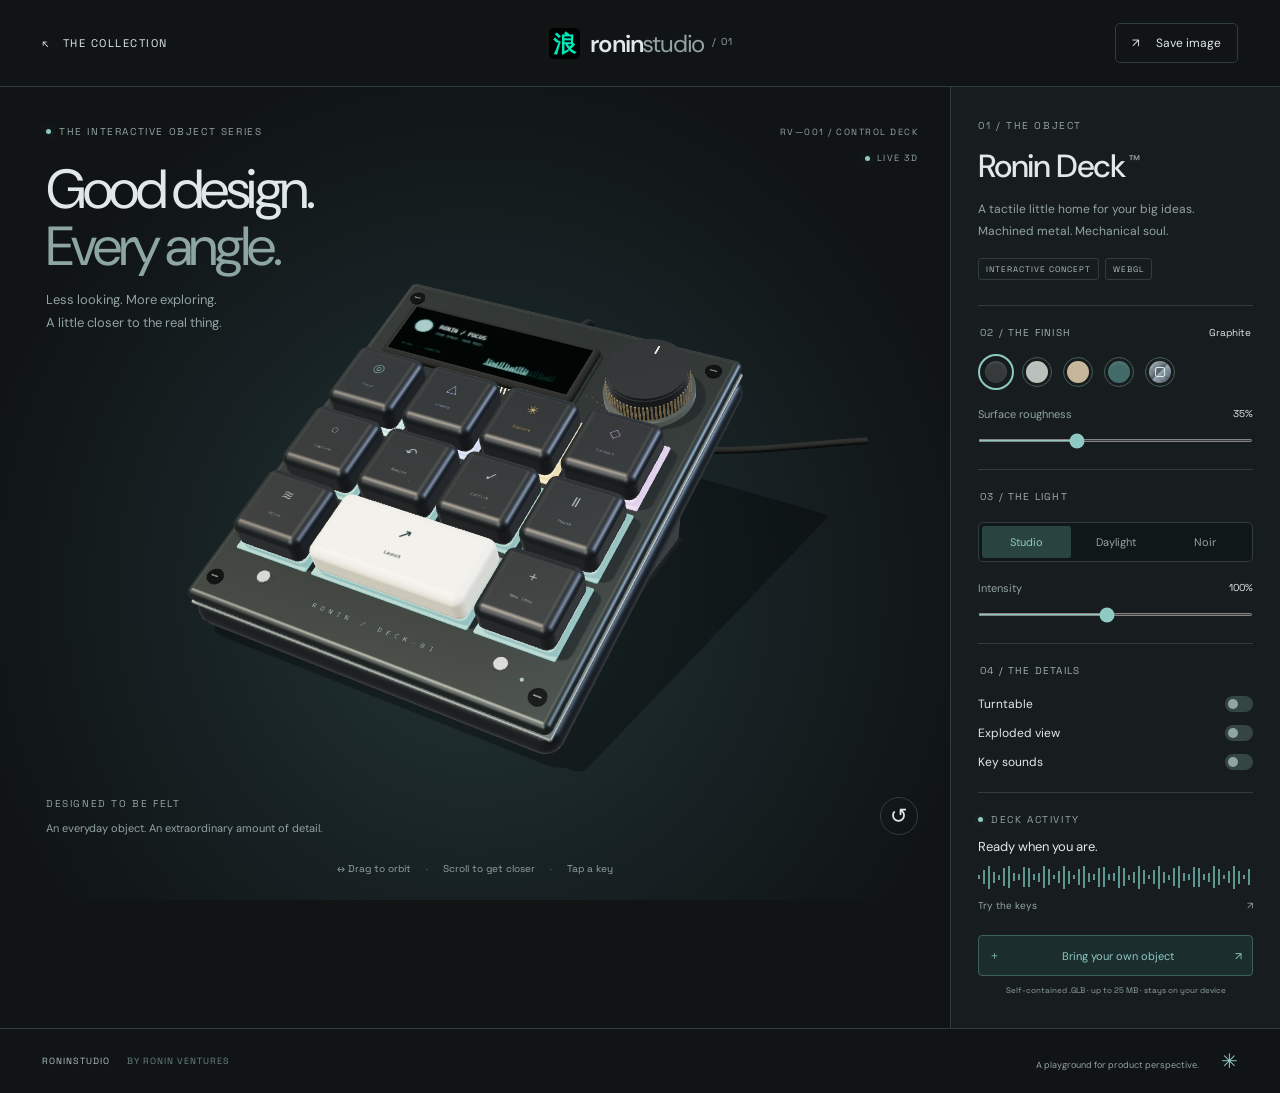
<file: projects/product-visualizer/deck.html>
<!doctype html>
<html lang="en">
<head>
  <meta charset="utf-8">
  <meta name="viewport" content="width=device-width,initial-scale=1">
  <meta name="description" content="An interactive product studio. Explore the Ronin Deck in 3D, customize materials and lighting, or bring your own GLB model.">
  <meta name="theme-color" content="#101415">
  <title>roninstudio · 3D Product Visualizer | Ronin Ventures</title>
  <link rel="icon" href="/assets/favicon.svg" type="image/svg+xml">
  <link rel="stylesheet" href="./style.css">
  <script type="importmap">{"imports":{"three":"./vendor/package/build/three.module.js","three/addons/":"./vendor/package/examples/jsm/"}}</script>
</head>
<body>
  <header class="topbar">
    <a href="./" class="back" aria-label="Back to the collection">↖ <span>THE COLLECTION</span></a>
    <a class="brand" href="./"><img class="brand-mark" src="/assets/favicon.svg" alt="" width="31" height="31">ronin<span>studio</span><sup> / 01</sup></a>
    <button id="capture" class="outline" disabled>↗ <span>Save image</span></button>
  </header>
  <main>
    <section id="product-preview" class="stage" aria-label="Interactive product preview" tabindex="-1">
      <div class="intro"><p class="eyebrow"><span class="dot"></span> THE INTERACTIVE OBJECT SERIES</p><h1>Good design.<br><span>Every angle.</span></h1><p>Less looking. More exploring.<br>A little closer to the real thing.</p></div>
      <div id="viewport" tabindex="0" role="application" aria-label="3D product. Drag to orbit, scroll or pinch to zoom. Arrow keys rotate, plus and minus zoom, R resets."></div>
      <div id="loading" role="status">Preparing your studio<span class="loading-dot">…</span></div>
      <div class="stage-meta"><span id="object-code">RV—001 / CONTROL DECK</span><span class="live"><span class="dot"></span> LIVE 3D</span></div>
      <div class="stage-bottom"><div><span class="eyebrow">DESIGNED TO BE FELT</span><p id="model-caption">An everyday object. An extraordinary amount of detail.</p></div><button id="reset" class="icon-btn" title="Reset camera" aria-label="Reset camera">↺</button></div>
      <div class="gesture">↔ Drag to orbit <span>·</span> Scroll to get closer <span>·</span> Tap a key</div>
      <div id="drop-hint">Drop a .glb to enter the studio</div>
    </section>
    <aside id="configuration" class="inspector" aria-label="Product controls" tabindex="-1">
      <div class="product-head"><div class="eyebrow">01 / THE OBJECT</div><h2 id="product-title">Ronin Deck<span>™</span></h2><p id="product-description">A tactile little home for your big ideas.<br>Machined metal. Mechanical soul.</p><div class="tags"><span id="model-tag">INTERACTIVE CONCEPT</span><span>WEBGL</span></div></div>
      <fieldset id="finish-controls"><legend>02 / THE FINISH <span id="finish-name">Graphite</span></legend><div class="swatches"><button class="swatch active" data-finish="graphite" style="--swatch:#363a3a" aria-label="Graphite finish" aria-pressed="true"></button><button class="swatch" data-finish="silver" style="--swatch:#bac0bc" aria-label="Silver finish" aria-pressed="false"></button><button class="swatch" data-finish="sand" style="--swatch:#c6b699" aria-label="Sand finish" aria-pressed="false"></button><button class="swatch" data-finish="teal" style="--swatch:#416a68" aria-label="Teal finish" aria-pressed="false"></button><button class="swatch retro-swatch" data-finish="transparent" aria-label="90s Transparent finish" aria-pressed="false" title="90s Transparent"></button></div><label class="range-label" for="roughness">Surface roughness <output id="roughness-value">35%</output></label><input id="roughness" type="range" min="5" max="90" value="35"></fieldset>
      <fieldset><legend>03 / THE LIGHT</legend><div class="segmented" id="lights"><button data-light="studio" aria-pressed="true" class="active">Studio</button><button data-light="daylight" aria-pressed="false">Daylight</button><button data-light="noir" aria-pressed="false">Noir</button></div><label class="range-label" for="exposure">Intensity <output id="exposure-value">100%</output></label><input id="exposure" type="range" min="30" max="180" value="100"></fieldset>
      <fieldset><legend>04 / THE DETAILS</legend><div class="toggle-row"><label for="rotate">Turntable</label><input id="rotate" type="checkbox" role="switch"></div><div class="toggle-row"><label for="explode">Exploded view</label><input id="explode" type="checkbox" role="switch"></div><div class="toggle-row"><label for="sound">Key sounds</label><input id="sound" type="checkbox" role="switch"></div></fieldset>
      <div class="activity"><span class="eyebrow"><span class="dot"></span> DECK ACTIVITY</span><p id="activity" role="status" aria-live="polite">Ready when you are.</p><div id="wave" aria-hidden="true"></div><details id="key-access"><summary>Try the keys <span>↗</span></summary><div id="key-buttons"></div></details></div>
      <div class="bring-own"><input type="file" id="model-file" accept=".glb" hidden><button id="import" class="import-btn" disabled><span>＋</span> Bring your own object <span>↗</span></button><p>Self-contained .GLB · up to 25 MB · stays on your device</p><button id="demo" hidden>↩ Return to Ronin Deck</button></div>
    </aside>
  </main>
  <a class="mobile-jump" href="#configuration" aria-controls="configuration">Customize ↓</a>
  <footer><span>RONINSTUDIO <span class="muted">BY RONIN VENTURES</span></span><span>A playground for product perspective. <span class="footer-star">✳</span></span></footer>
  <div id="toast" role="status" aria-live="polite"></div>
  <noscript><p class="no-script">Enable JavaScript to use the 3D studio.</p></noscript>
  <script type="module">import('./studio.js').catch(error => { console.error(error); document.querySelector('#loading').textContent = 'The 3D studio could not start. Enable WebGL 2 and reload in a modern browser.'; });</script>
  <script src="./navigation.js" defer></script>
</body>
</html>
</file>
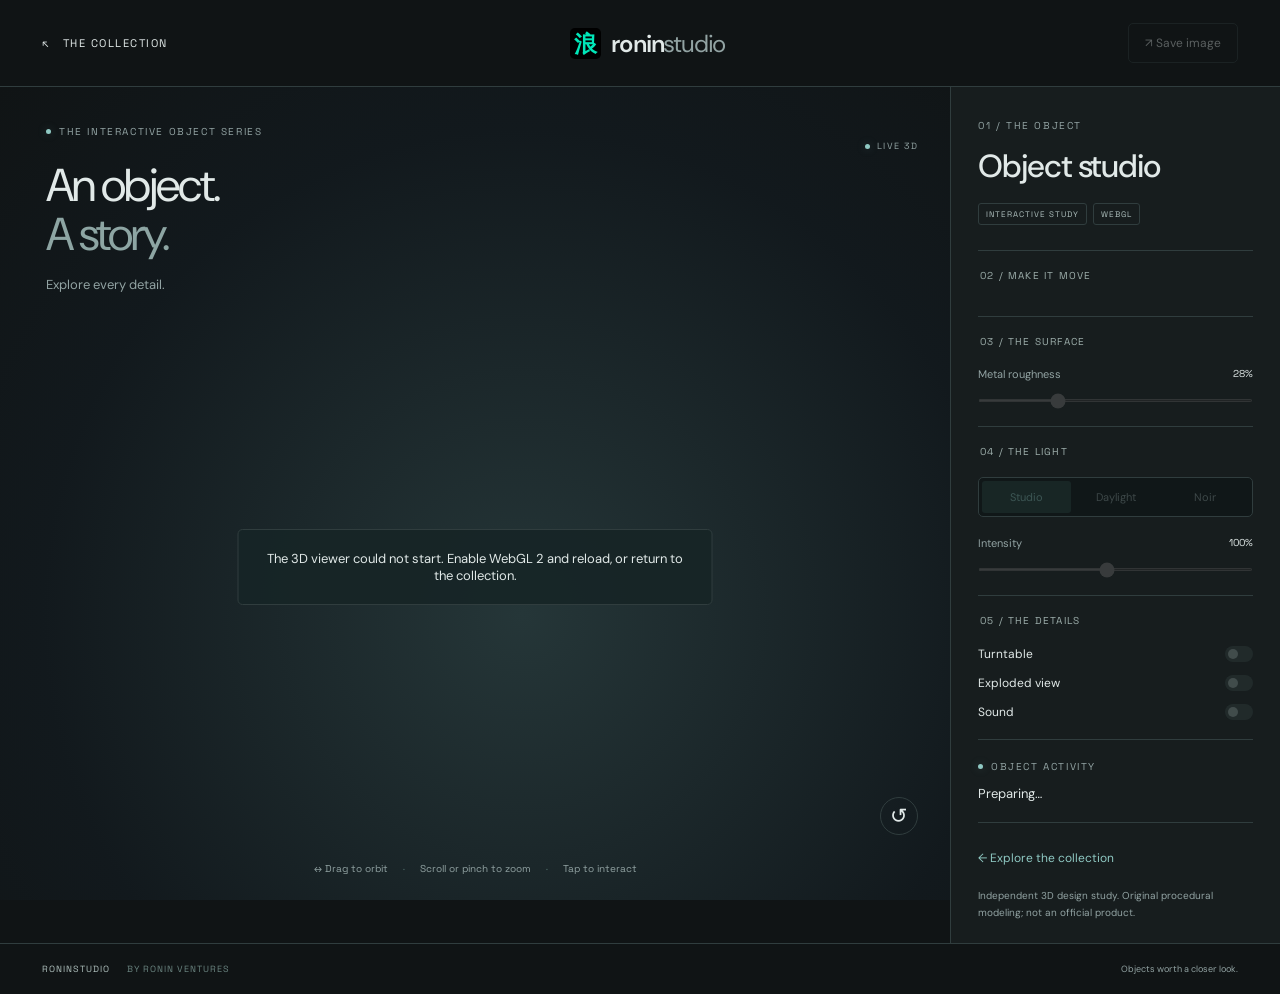
<file: projects/product-visualizer/object.html>
<!doctype html>
<html lang="en"><head>
<meta charset="utf-8"><meta name="viewport" content="width=device-width,initial-scale=1"><meta name="theme-color" content="#101415">
<title>Object studio | roninstudio</title><meta name="description" content="Explore interactive 3D objects, materials, light, and the details inside.">
<link rel="icon" href="/assets/favicon.svg"><link rel="stylesheet" href="./style.css"><link rel="stylesheet" href="./objects.css">
<script type="importmap">{"imports":{"three":"./vendor/package/build/three.module.js","three/addons/":"./vendor/package/examples/jsm/"}}</script>
</head><body class="object-page">
<header class="topbar"><a class="back" href="./">↖ <span>THE COLLECTION</span></a><a class="brand" href="./"><img class="brand-mark" src="/assets/favicon.svg" alt="" width="31" height="31">ronin<span>studio</span></a><button id="capture" class="outline" disabled>↗ Save image</button></header>
<main><section id="product-preview" class="stage" aria-label="Interactive product preview" tabindex="-1">
<div class="intro"><p class="eyebrow"><span class="dot"></span> THE INTERACTIVE OBJECT SERIES</p><h1 id="object-tagline">An object.<br><span>A story.</span></h1><p id="object-edition">Explore every detail.</p></div>
<div id="viewport" tabindex="0" role="application" aria-label="3D object. Drag to orbit, pinch or scroll to zoom. Arrow keys rotate; plus and minus zoom; R resets."></div>
<div id="loading" role="status">Preparing your object…</div><div class="stage-meta"><span id="object-code"></span><span class="live"><span class="dot"></span> LIVE 3D</span></div>
<div class="stage-bottom"><div><span class="eyebrow" id="material-caption"></span><p id="model-caption"></p></div><button id="reset" class="icon-btn" aria-label="Reset camera">↺</button></div>
<div class="gesture">↔ Drag to orbit <span>·</span> Scroll or pinch to zoom <span>·</span> Tap to interact</div>
</section>
<aside id="configuration" class="inspector" aria-label="Product controls" tabindex="-1">
<div class="product-head"><div class="eyebrow" id="edition-label">01 / THE OBJECT</div><h2 id="product-title">Object studio</h2><p id="product-description"></p><div class="tags"><span>INTERACTIVE STUDY</span><span>WEBGL</span></div></div>
<fieldset id="object-actions" disabled><legend>02 / MAKE IT MOVE</legend><div id="action-controls"></div></fieldset>
<fieldset id="surface-controls" disabled><legend>03 / THE SURFACE</legend><label class="range-label" for="roughness">Metal roughness <output id="roughness-value">28%</output></label><input id="roughness" type="range" min="8" max="80" value="28"></fieldset>
<fieldset id="light-controls" disabled><legend>04 / THE LIGHT</legend><div class="segmented"><button data-light="studio" class="active" aria-pressed="true">Studio</button><button data-light="daylight" aria-pressed="false">Daylight</button><button data-light="noir" aria-pressed="false">Noir</button></div><label class="range-label" for="exposure">Intensity <output id="exposure-value">100%</output></label><input id="exposure" type="range" min="30" max="180" value="100"></fieldset>
<fieldset id="detail-controls" disabled><legend>05 / THE DETAILS</legend><div class="toggle-row"><label for="rotate">Turntable</label><input id="rotate" type="checkbox" role="switch"></div><div class="toggle-row"><label for="explode">Exploded view</label><input id="explode" type="checkbox" role="switch"></div><div class="toggle-row"><label for="sound">Sound</label><input id="sound" type="checkbox" role="switch"></div></fieldset>
<div class="activity"><span class="eyebrow"><span class="dot"></span> OBJECT ACTIVITY</span><p id="activity" role="status" aria-live="polite">Preparing…</p></div><dl id="object-facts"></dl>
<a class="collection-return" href="./">← Explore the collection</a><p class="study-note">Independent 3D design study. Original procedural modeling; not an official product.</p>
</aside></main>
<a class="mobile-jump" href="#configuration" aria-controls="configuration">Customize ↓</a>
<footer><span>RONINSTUDIO <span class="muted">BY RONIN VENTURES</span></span><span>Objects worth a closer look.</span></footer><div id="toast" role="status" aria-live="polite"></div>
<noscript><p class="no-script">Enable JavaScript to explore this object. <a href="./">Back to collection</a></p></noscript>
<script type="module">import('./viewer.js').catch(error => { console.error(error); document.querySelector('#loading').textContent = 'The 3D viewer could not start. Enable WebGL 2 and reload, or return to the collection.'; });</script><script src="./navigation.js" defer></script>
</body></html>
</file>
<file: projects/harvest-voice/styles.css>
/* ========================================
   HarvestVoice — Design system
   ----------------------------------------
   Inspired by the SpaceX design language:
   pure black canvas, spectral near-white type,
   industrial DIN-heritage lettering, universal
   uppercase with positive tracking, a single
   ghost interactive surface, and ZERO shadows.

   Layout rules are unchanged from before — the
   app still never scrolls as a whole, primary
   actions still live in the thumb zone, and
   every target is still >= 44px. This file
   restyles; it does not restructure.

   Two deliberate departures from the source
   system, both marked DEVIATION below.
   ======================================== */

:root {
  /* --- Core palette: black + spectral white only --- */
  --black: #000000;
  --spectral: #f0f0fa;

  --surface: rgba(240, 240, 250, 0.03);
  --surface-raised: rgba(240, 240, 250, 0.06);
  --ghost-bg: rgba(240, 240, 250, 0.1);
  --ghost-bg-active: rgba(240, 240, 250, 0.2);
  --ghost-border: rgba(240, 240, 250, 0.35);

  --border-subtle: rgba(240, 240, 250, 0.1);
  --border-default: rgba(240, 240, 250, 0.2);

  --text-primary: #f0f0fa;
  --text-secondary: rgba(240, 240, 250, 0.7);
  --text-tertiary: rgba(240, 240, 250, 0.45);
  --text-faint: rgba(240, 240, 250, 0.3);

  /* DEVIATION 1 — semantic state colour.
     The source system is strictly achromatic. This app writes to a regulated
     record, so an out-of-range weight and a failed sync must be distinguishable
     at a glance in a drying room. Error red is already sanctioned by the source
     (form error, #ff4444); amber for "flagged, review this" is my addition. */
  --warn: #ffb03a;
  --bad: #ff4444;

  /* Industrial DIN-heritage stand-ins. Share Tech is the closest widely
     available match to D-DIN; the mono cut carries numeric columns and logs. */
  --font: 'Share Tech', Arial, Verdana, sans-serif;
  --font-mono: 'Share Tech Mono', ui-monospace, monospace;

  /* Source radius scale: 4px utility, 32px buttons. Nothing else. */
  --radius: 4px;
  --radius-pill: 32px;

  --tap: 56px;
  --safe-bottom: env(safe-area-inset-bottom, 0px);
  --safe-top: env(safe-area-inset-top, 0px);
}

*, *::before, *::after { margin: 0; padding: 0; box-sizing: border-box; }

html, body {
  height: 100%;
  overscroll-behavior: none;
  -webkit-text-size-adjust: 100%;
}

body {
  font-family: var(--font);
  background: var(--black);
  color: var(--text-primary);
  font-size: 16px;
  line-height: 1.5;
  /* Universal uppercase is the defining trait of the source system. Content
     that a human has to actually read opts out explicitly below. */
  text-transform: uppercase;
  letter-spacing: 0.5px;
  -webkit-font-smoothing: antialiased;
  -webkit-tap-highlight-color: transparent;
  touch-action: manipulation;
  overflow: hidden;
}

::-webkit-scrollbar { width: 4px; }
::-webkit-scrollbar-track { background: transparent; }
::-webkit-scrollbar-thumb { background: rgba(240, 240, 250, 0.2); }

#app {
  height: 100vh;
  height: 100dvh;
  display: flex;
  flex-direction: column;
  overflow: hidden;
}

.hidden { display: none !important; }
.muted { color: var(--text-faint); text-transform: none; letter-spacing: normal; }
.dot { color: var(--text-faint); margin: 0 2px; }

/* Sentence case for anything genuinely read rather than scanned. */
.view-hint, .example, .transcript, .hint, .empty-sub,
.feedback, .toast, .debug-body, .warn { text-transform: none; }

/* ---------- Header ---------- */
.header {
  flex: 0 0 auto;
  display: flex; align-items: center; justify-content: space-between;
  gap: 10px;
  padding: calc(12px + var(--safe-top)) 16px 12px;
  background: var(--black);
  border-bottom: 1px solid var(--border-subtle);
}
.brand { display: flex; align-items: center; gap: 10px; min-width: 0; }
.brand-mark { font-size: 20px; line-height: 1; }
.brand-text { min-width: 0; }
.brand-name { font-size: 13px; font-weight: 700; letter-spacing: 1.17px; line-height: 0.94; }
.brand-sub {
  font-size: 10px; font-weight: 400; letter-spacing: 1px; line-height: 1.4;
  color: var(--text-tertiary);
  white-space: nowrap; overflow: hidden; text-overflow: ellipsis;
}
.header-right { display: flex; align-items: center; gap: 6px; flex: 0 0 auto; }

/* Ghost surface is the single interactive treatment in the source system. */
.pill {
  width: 36px; height: 36px;
  display: flex; align-items: center; justify-content: center;
  font-size: 13px; line-height: 1;
  background: var(--ghost-bg);
  border: 1px solid var(--ghost-border);
  border-radius: var(--radius-pill);
  color: var(--text-primary);
  cursor: pointer;
}
.pill-idle { opacity: 0.45; }
.pill-ok { opacity: 1; border-color: var(--spectral); }
.pill-bad { border-color: var(--bad); color: var(--bad); }

.icon-btn {
  width: 40px; height: 40px; flex: 0 0 auto;
  display: flex; align-items: center; justify-content: center;
  background: var(--ghost-bg); color: var(--text-primary);
  border: 1px solid var(--ghost-border); border-radius: var(--radius-pill);
  font-size: 18px; cursor: pointer;
  transition: background 0.2s;
}
.icon-btn:active { background: var(--ghost-bg-active); }
.icon-btn-lg { width: var(--tap); height: var(--tap); font-size: 22px; }

/* ---------- View shell ---------- */
.view { flex: 1 1 auto; display: flex; flex-direction: column; min-height: 0; }

.scroll-area {
  flex: 1 1 auto;
  overflow-y: auto;
  -webkit-overflow-scrolling: touch;
  padding: 24px 16px 8px;
}
.scroll-area-flush { padding: 0 0 8px; }

.view-title { font-size: 32px; font-weight: 700; line-height: 1.0; letter-spacing: 0.96px; margin-bottom: 12px; }
.view-hint { font-size: 16px; font-weight: 400; line-height: 1.7; letter-spacing: normal; color: var(--text-secondary); margin-bottom: 16px; }
.example {
  font-family: var(--font-mono);
  font-size: 13px; line-height: 1.7; letter-spacing: normal;
  color: var(--text-tertiary);
  border-left: 1px solid var(--ghost-border);
  padding: 12px 14px;
}
.transcript {
  margin-top: 20px; padding: 14px;
  font-family: var(--font-mono); font-size: 14px; letter-spacing: normal;
  color: var(--text-secondary);
  background: var(--surface);
  border-left: 1px solid var(--spectral);
}

/* ---------- Cards & fields ----------
   The source system has no cards. This one needs a confirmation surface, so it
   is the faintest possible container — a hairline, no fill weight, no shadow. */
.card {
  margin-top: 20px; padding: 20px 16px;
  background: var(--surface);
  border: 1px solid var(--border-subtle);
  border-radius: var(--radius);
}
.card-head {
  display: flex; align-items: center; justify-content: space-between; gap: 8px;
  font-size: 13px; font-weight: 700; letter-spacing: 1.17px;
  margin-bottom: 18px;
}
.tag {
  font-size: 10px; font-weight: 400; letter-spacing: 1px;
  color: var(--text-tertiary);
  border: 1px solid var(--border-subtle);
  padding: 4px 10px; border-radius: var(--radius-pill);
  white-space: nowrap;
}

.field { margin-bottom: 16px; }
.field-label {
  display: block;
  font-size: 10px; font-weight: 400; line-height: 0.94; letter-spacing: 1px;
  color: var(--text-tertiary);
  margin-bottom: 8px;
}
.input, .select {
  width: 100%;
  min-height: var(--tap);
  padding: 12px 16px;
  background: rgba(240, 240, 250, 0.05);
  color: var(--spectral);
  border: 1px solid var(--ghost-border);
  border-radius: var(--radius);
  font-family: var(--font);
  font-size: 17px;               /* >=16px or iOS zooms on focus */
  letter-spacing: 0.5px;
  outline: none; appearance: none; -webkit-appearance: none;
}
.input { text-transform: none; letter-spacing: normal; }
.input:focus, .select:focus { border-color: var(--spectral); }
.select {
  text-transform: uppercase;      /* form controls don't inherit it */
  background-image: linear-gradient(45deg, transparent 50%, var(--text-secondary) 50%),
                    linear-gradient(135deg, var(--text-secondary) 50%, transparent 50%);
  background-position: calc(100% - 20px) 50%, calc(100% - 14px) 50%;
  background-size: 6px 6px, 6px 6px;
  background-repeat: no-repeat;
  padding-right: 40px;
}
.select option { background: var(--black); color: var(--spectral); }
.hint { font-size: 13px; line-height: 1.5; letter-spacing: normal; color: var(--text-faint); margin-top: 8px; }
.warn {
  margin-bottom: 16px; padding: 12px 14px;
  border: 1px solid var(--warn); border-radius: var(--radius);
  color: var(--warn); font-size: 14px; letter-spacing: normal;
}

/* ---------- Buttons ----------
   The source system has exactly one button: the ghost. This app needs a clear
   primary, so DEVIATION 2 inverts the palette for it — solid spectral on black
   text. Still two colours, still no shadow, still the 32px pill. */
.btn-primary, .btn-secondary, .btn-ghost {
  font-family: var(--font);
  font-size: 13px; font-weight: 700; letter-spacing: 1.17px;
  text-transform: uppercase;
  min-height: var(--tap); padding: 14px 24px;
  border-radius: var(--radius-pill);
  cursor: pointer;
  transition: background 0.2s, border-color 0.2s;
}
.btn-primary { background: var(--spectral); color: var(--black); border: 1px solid var(--spectral); }
.btn-primary:active { background: rgba(240, 240, 250, 0.8); }
.btn-primary:disabled {
  background: transparent; color: var(--text-faint);
  border-color: var(--border-subtle); cursor: not-allowed;
}
.btn-secondary { background: var(--ghost-bg); color: var(--spectral); border: 1px solid var(--ghost-border); }
.btn-secondary:active { background: var(--ghost-bg-active); }
.btn-ghost { background: transparent; color: var(--text-secondary); border: 1px solid transparent; }
.btn-ghost:active { color: var(--spectral); }
.btn-danger { color: var(--bad); border-color: rgba(255, 68, 68, 0.4); }
.btn-danger:active { color: var(--bad); background: rgba(255, 68, 68, 0.1); }
.btn-block { display: block; width: 100%; }
.btn-block + .btn-block { margin-top: 10px; }
.btn-compact { min-height: var(--tap); padding: 12px 18px; font-size: 12px; flex: 0 0 auto; }
.link-btn {
  background: none; border: none; color: var(--spectral);
  font-family: var(--font); font-size: 12px; font-weight: 400; letter-spacing: 1px;
  text-transform: uppercase;
  min-height: 44px; padding: 6px 12px; margin: -6px -8px -6px 0;
  cursor: pointer;
}
.link-btn:active { color: var(--text-secondary); }

/* ---------- Capture: context strip ---------- */
.context-strip {
  flex: 0 0 auto;
  display: flex; align-items: center; gap: 12px;
  padding: 12px 16px;
  border-bottom: 1px solid var(--border-subtle);
}
.context-main { min-width: 0; flex: 1 1 auto; }
/* Once-a-shift action: a legal 44px target, kept visually quiet. */
.context-strip .btn-compact {
  min-height: 44px; padding: 10px 16px;
  font-size: 11px; font-weight: 400; letter-spacing: 1.17px;
  color: var(--text-secondary);
}
.context-line {
  display: flex; align-items: center; gap: 10px;
  font-size: 16px; font-weight: 700; line-height: 1.0; letter-spacing: 0.96px;
  white-space: nowrap; overflow: hidden;
}
.context-line > span:first-child { overflow: hidden; text-overflow: ellipsis; }
.unit-badge {
  flex: 0 0 auto;
  font-size: 10px; font-weight: 400; letter-spacing: 1px;
  color: var(--text-secondary);
  background: var(--ghost-bg); border: 1px solid var(--ghost-border);
  padding: 3px 9px; border-radius: var(--radius-pill);
}
.context-sub {
  font-size: 10px; font-weight: 400; line-height: 1.6; letter-spacing: 1px;
  color: var(--text-tertiary);
  white-space: nowrap; overflow: hidden; text-overflow: ellipsis;
  margin-top: 3px;
}

/* ---------- Capture: stats ---------- */
.stats {
  flex: 0 0 auto;
  display: flex; align-items: baseline; justify-content: space-between;
  padding: 16px 16px 14px;
  border-bottom: 1px solid var(--border-subtle);
}
.stat { display: flex; align-items: baseline; gap: 8px; }
.stat-value {
  font-family: var(--font-mono);
  font-size: 40px; font-weight: 700; line-height: 1.0; letter-spacing: 0.96px;
  color: var(--spectral);
  font-variant-numeric: tabular-nums;
}
.stat-label { font-size: 10px; font-weight: 400; line-height: 0.94; letter-spacing: 1px; color: var(--text-tertiary); }

/* ---------- Capture: plant list ---------- */
.list-head {
  position: sticky; top: 0; z-index: 5;
  display: flex; align-items: center; justify-content: space-between;
  padding: 10px 16px;
  background: var(--black);
  font-family: var(--font-mono);
  font-size: 10px; letter-spacing: 1px;
  color: var(--text-tertiary);
}
.data-table { width: 100%; border-collapse: collapse; }
.data-table td {
  padding: 14px 8px;
  border-bottom: 1px solid rgba(240, 240, 250, 0.07);
  font-family: var(--font-mono); font-size: 15px; letter-spacing: 0.5px;
  font-variant-numeric: tabular-nums;
}
.data-table td:first-child { padding-left: 16px; }
.data-table td:last-child { padding-right: 16px; }
.c-index { color: var(--text-faint); font-size: 12px; width: 34px; }
.c-time { color: var(--text-faint); font-size: 12px; width: 58px; }
.c-tag { color: var(--text-tertiary); font-size: 12px; }
.c-weight { color: var(--spectral); font-weight: 700; text-align: right; white-space: nowrap; }
.c-sync { width: 26px; text-align: right; font-size: 12px; }
.sync-pending { color: var(--text-faint); }
.sync-synced { color: var(--spectral); }
.sync-failed { color: var(--bad); }
tr.flagged td { border-bottom-color: rgba(255, 176, 58, 0.3); }
tr.flagged .c-weight { color: var(--warn); }
/* Archived rows are tappable — say so. */
tr.row-editable { cursor: pointer; }
tr.row-editable:active td { background: var(--surface); }
tr.row-editable .c-weight::after {
  content: ' ›';
  color: var(--text-faint);
}
tr.newest td { animation: flashIn 1s ease; }
@keyframes flashIn {
  from { background: var(--ghost-bg); }
  to { background: transparent; }
}

.empty { padding: 56px 20px; text-align: center; color: var(--text-tertiary); font-size: 13px; letter-spacing: 1px; }
/* A record that lost its rows should look like a warning, not like nothing. */
.empty-lost { color: var(--warn); border: 1px solid rgba(255, 176, 58, 0.35); border-radius: var(--radius); padding: 20px 16px; text-transform: none; letter-spacing: normal; line-height: 1.6; }
.empty-lost .empty-sub { display: block; margin-top: 8px; color: var(--text-tertiary); }
.lost-marker { color: var(--warn); }
.empty-sub { font-size: 13px; color: var(--text-faint); letter-spacing: normal; }

/* ---------- History ---------- */
.history { margin-top: 32px; }
.history-head {
  display: flex; align-items: center; justify-content: space-between; gap: 8px;
  padding-bottom: 10px; margin-bottom: 4px;
  border-bottom: 1px solid var(--border-subtle);
  font-size: 10px; font-weight: 400; letter-spacing: 1px;
  color: var(--text-tertiary);
}
.history-row {
  display: flex; align-items: center; justify-content: space-between; gap: 12px;
  width: 100%; min-height: var(--tap);
  padding: 14px 4px;
  background: none; border: none;
  border-bottom: 1px solid rgba(240, 240, 250, 0.07);
  color: var(--text-primary);
  font-family: var(--font);
  text-transform: uppercase;      /* buttons don't inherit it */
  letter-spacing: 0.5px;
  text-align: left; cursor: pointer;
}
.history-row:active { background: var(--surface); }
.history-main { min-width: 0; display: flex; flex-direction: column; gap: 3px; }
.history-strain {
  font-size: 15px; font-weight: 700; letter-spacing: 0.96px;
  white-space: nowrap; overflow: hidden; text-overflow: ellipsis;
}
.history-id { font-family: var(--font-mono); font-size: 10px; letter-spacing: 0.5px; color: var(--text-faint); }
.history-figures { flex: 0 0 auto; display: flex; flex-direction: column; align-items: flex-end; gap: 3px; }
.history-total { font-family: var(--font-mono); font-size: 16px; font-weight: 700; color: var(--spectral); }
.history-meta { font-size: 10px; letter-spacing: 1px; color: var(--text-tertiary); white-space: nowrap; }

/* ---------- Thumb zone ---------- */
.action-bar {
  flex: 0 0 auto;
  padding: 12px 16px calc(14px + var(--safe-bottom));
  border-top: 1px solid var(--border-subtle);
}
.action-row { display: flex; align-items: center; gap: 10px; }
.keypad-row { display: flex; gap: 8px; margin-bottom: 10px; }
.keypad-row .input { flex: 1 1 auto; }

.ptt {
  position: relative; overflow: hidden;
  flex: 1 1 auto;
  display: flex; align-items: center; justify-content: center; gap: 12px;
  min-height: 76px;
  background: var(--ghost-bg);
  border: 1px solid var(--ghost-border);
  border-radius: var(--radius-pill);
  color: var(--spectral);
  cursor: pointer;
  /* Buttons don't inherit text-transform from body — state it. */
  text-transform: uppercase;
  user-select: none; -webkit-user-select: none;
  touch-action: none;               /* hold-to-talk must not scroll the page */
  transition: background 0.2s, border-color 0.2s;
}
.ptt:active, .ptt.listening {
  background: var(--ghost-bg-active);
  border-color: var(--spectral);
}
/* No shadows anywhere in this system — the listening state pulses the ghost
   surface and border instead of glowing. */
.ptt.listening { animation: ghostPulse 1.6s ease-in-out infinite; }
@keyframes ghostPulse {
  0%, 100% { background: rgba(240, 240, 250, 0.12); }
  50%      { background: rgba(240, 240, 250, 0.26); }
}
.ptt:disabled { opacity: 0.35; }
.ptt-icon { font-size: 24px; line-height: 1; }
.ptt-label { font-size: 13px; font-weight: 700; letter-spacing: 1.17px; }

/* Live input level — a bar that never moves is the fastest read on
   "the mic is open but hearing nothing." */
.ptt-level {
  position: absolute; left: 0; bottom: 0; height: 3px; width: 100%;
  background: var(--spectral);
  transform: scaleX(var(--level, 0)); transform-origin: left;
  transition: transform 0.06s linear, opacity 0.2s ease;
  opacity: 0; pointer-events: none;
}
.ptt.listening .ptt-level { opacity: 1; }

.feedback {
  min-height: 46px;
  display: flex; align-items: center;
  padding: 12px 14px; margin-bottom: 10px;
  background: var(--surface);
  border: 1px solid var(--border-subtle);
  border-radius: var(--radius);
  font-size: 15px; letter-spacing: normal;
  color: var(--text-secondary);
}
.feedback.ok { color: var(--spectral); border-color: var(--ghost-border); background: var(--ghost-bg); }
.feedback.warn { color: var(--warn); border-color: rgba(255, 176, 58, 0.45); }
.feedback.bad { color: var(--bad); border-color: rgba(255, 68, 68, 0.5); }

/* ---------- Sheets ---------- */
.sheet-overlay {
  position: fixed; inset: 0; z-index: 200;
  background: rgba(0, 0, 0, 0.85);
  display: flex; align-items: flex-end; justify-content: center;
  backdrop-filter: blur(8px);
}
.sheet {
  width: 100%; max-height: 92dvh;
  display: flex; flex-direction: column;
  background: var(--black);
  border-top: 1px solid var(--ghost-border);
  animation: sheetUp 0.22s ease;
}
@keyframes sheetUp { from { transform: translateY(16px); opacity: 0.6; } to { transform: none; opacity: 1; } }
.sheet-head {
  flex: 0 0 auto;
  display: flex; align-items: center; justify-content: space-between;
  padding: 22px 16px 14px;
}
.sheet-title { font-size: 24px; font-weight: 700; line-height: 1.0; letter-spacing: 0.96px; }
.sheet-body { flex: 1 1 auto; overflow-y: auto; padding: 0 16px; }
.sheet-actions {
  flex: 0 0 auto;
  padding: 16px calc(16px) calc(18px + var(--safe-bottom));
  border-top: 1px solid var(--border-subtle);
}
.readback {
  padding: 18px 16px;
  background: var(--surface);
  border-left: 1px solid var(--spectral);
  font-family: var(--font-mono); font-size: 14px; line-height: 2; letter-spacing: 0.5px;
  color: var(--text-secondary);
}
.readback strong { color: var(--spectral); font-weight: 400; }

/* ---------- Diagnostics ---------- */
.debug-panel {
  position: fixed; left: 0; right: 0; bottom: 0;
  height: 55dvh; z-index: 400;
  display: flex; flex-direction: column;
  background: var(--black);
  border-top: 1px solid var(--ghost-border);
}
.debug-head {
  flex: 0 0 auto;
  display: flex; align-items: center; justify-content: space-between; gap: 8px;
  padding: 10px 12px 10px 16px;
  border-bottom: 1px solid var(--border-subtle);
}
.debug-title { font-size: 11px; font-weight: 700; letter-spacing: 1.17px; color: var(--spectral); }
.debug-actions { display: flex; align-items: center; gap: 4px; }
.debug-actions .link-btn { font-size: 11px; padding: 6px 8px; margin: 0; }
.debug-body {
  flex: 1 1 auto; overflow-y: auto;
  padding: 10px 14px calc(14px + var(--safe-bottom));
  font-family: var(--font-mono); font-size: 11px; line-height: 1.6; letter-spacing: normal;
}
.debug-row { white-space: pre-wrap; word-break: break-word; color: var(--text-tertiary); }
.debug-warn { color: var(--warn); }
.debug-error { color: var(--bad); }

/* ---------- Toasts ---------- */
.toasts {
  position: fixed; left: 12px; right: 12px;
  top: calc(var(--safe-top) + 74px);
  display: flex; flex-direction: column; gap: 8px;
  z-index: 300; pointer-events: none;
}
.toast {
  padding: 14px 16px;
  background: var(--black);
  border: 1px solid var(--ghost-border);
  border-radius: var(--radius);
  font-size: 15px; letter-spacing: normal;
  color: var(--text-secondary);
  animation: toastIn 0.2s ease;
}
.toast.ok { border-color: var(--spectral); color: var(--spectral); }
.toast.bad { border-color: var(--bad); color: var(--bad); }
@keyframes toastIn { from { transform: translateY(-10px); opacity: 0; } to { transform: none; opacity: 1; } }

/* ========================================
   Tablet / desktop — widen, don't restructure.
   ======================================== */
@media (min-width: 700px) {
  .header { padding: 16px 32px; }
  .view > .scroll-area,
  .context-strip,
  .stats,
  .action-bar > * { max-width: 720px; margin-left: auto; margin-right: auto; }
  .scroll-area { width: 100%; padding: 40px 32px 12px; }
  .list-head, .data-table { max-width: 720px; margin: 0 auto; }
  .view-title { font-size: 48px; }
  .stat-value { font-size: 48px; }
  .ptt { min-height: 88px; }
  .sheet-overlay { align-items: center; }
  .sheet { max-width: 520px; border: 1px solid var(--ghost-border); border-radius: var(--radius); }
  .toasts { left: auto; right: 32px; width: 380px; }
}

/* Short screens (landscape phone) — reclaim vertical space */
@media (max-height: 560px) {
  .stats { padding: 10px 16px 8px; }
  .stat-value { font-size: 28px; }
  .ptt { min-height: 62px; }
  .feedback { min-height: 40px; margin-bottom: 8px; }
  .view-title { font-size: 24px; }
}
</file>
<file: projects/meal-planner/styles/base.css>
/* ========================================
   Meal Planner — Base
   ----------------------------------------
   Deliberately NOT the site's dark theme. This is
   a light, warm surface: the countertop the rest
   of the kitchen pass will build on.

   v1 is clean and functional. The tokens are named
   for the eventual physical metaphor (counter,
   board, plate) so that pass changes values here
   rather than rewriting components.
   ======================================== */

html {
    /* Tells the browser to render native controls — scrollbars, select
       dropdowns, date pickers, checkboxes — in their dark variants. Without
       it a dark app grows light-grey scrollbars and white dropdown panels. */
    color-scheme: dark;
}

:root {
    --ease-view: cubic-bezier(0.32, 0.72, 0.35, 1);

    /* ── Surfaces ───────────────────────────────────────────────────────────
       Every surface is TRANSLUCENT. The kitchen photograph sits behind the
       whole app and a scrim sits over it, so panels tint what is behind them
       rather than covering it. Opacity climbs as elements come forward:
       page < panel < card < input. */
    --counter: #0d0f0e;                        /* the ink under everything */
    --scrim-top: rgba(8, 10, 9, 0.52);
    --scrim-mid: rgba(8, 10, 9, 0.30);
    --scrim-bottom: rgba(8, 10, 9, 0.46);

    --board: rgba(18, 22, 20, 0.62);           /* panels, day columns */
    --board-edge: rgba(255, 255, 255, 0.10);
    --plate: rgba(28, 33, 30, 0.72);           /* cards, filled plates */
    --plate-edge: rgba(255, 255, 255, 0.14);
    --plate-empty: rgba(0, 0, 0, 0.26);        /* empty slots recess, not raise */
    --counter-edge: rgba(255, 255, 255, 0.09);
    --bg-glass: rgba(13, 15, 14, 0.82);

    /* ── Text ─────────────────────────────────────────────────────────────
       Near-white primary: at 15.8:1 on the scrim it stays readable even
       where the counter photograph is at its brightest. */
    --ink: #f2f5f3;
    --ink-soft: #a9b3ad;
    --ink-faint: #737d77;

    /* ── Accent ─────────────────────────────────────────────────────────── */
    --accent: #10b981;
    --accent-hover: #34d399;
    --accent-soft: rgba(16, 185, 129, 0.14);
    --accent-edge: rgba(16, 185, 129, 0.42);
    --accent-ink: #04140d;                     /* text ON an accent fill */

    /* ── Macro states ───────────────────────────────────────────────────────
       Only DEVIATIONS carry colour. On target renders as ordinary text, so a
       week of 28 plates shows colour exactly where something is wrong
       instead of glowing at you everywhere. This is also why green is free
       to be the brand accent. */
    --on: var(--ink-soft);
    --on-soft: transparent;
    --over: #f59e0b;
    --over-soft: rgba(245, 158, 11, 0.15);
    --over-edge: rgba(245, 158, 11, 0.38);
    --under: #38bdf8;
    --under-soft: rgba(56, 189, 248, 0.15);
    --danger: #f87171;
    --danger-soft: rgba(248, 113, 113, 0.14);
    --danger-edge: rgba(248, 113, 113, 0.36);

    --macro-protein: #f59e0b;
    --macro-carbs: #38bdf8;
    --macro-fat: #c084fc;

    --font: 'Inter', -apple-system, BlinkMacSystemFont, 'Segoe UI', sans-serif;
    --font-mono: 'JetBrains Mono', 'SF Mono', ui-monospace, monospace;

    --radius-sm: 6px;
    --radius: 10px;
    --radius-lg: 16px;

    --shadow-plate: 0 1px 2px rgba(0, 0, 0, 0.4), 0 2px 10px rgba(0, 0, 0, 0.3);
    --shadow-lift: 0 6px 22px rgba(0, 0, 0, 0.5);
    --shadow-modal: 0 28px 70px rgba(0, 0, 0, 0.7);

    /* Grown with the type scale so the tabs still breathe. */
    --header-height: 64px;

    /* ── Kitchen stage ──────────────────────────────────────────────────────
       The photograph's native size. The page background and the scene's stage
       MUST size themselves identically off these, or the kitchen jumps when
       you move between the scene and any other view — two different
       renderings of one photograph, cutting between each other. */
    --kitchen-w: 1448;
    --kitchen-h: 1086;
}


*,
*::before,
*::after {
    box-sizing: border-box;
}

html,
body {
    margin: 0;
    padding: 0;
}

html {
    /* Reserve the scrollbar gutter permanently. Plan and Shopping fit the
       viewport while Pantry and Meals do not, so without this the scrollbar
       appears and disappears as you change tabs and the whole page — header,
       grid and all — jumps 15px sideways each time. */
    scrollbar-gutter: stable;
}

/* ============ The kitchen behind everything ============
   Two fixed layers under the whole app: the photograph, and a scrim over it.
   Both are FIXED rather than attached to the page, so scrolling a long
   Pantry moves the content across a still room instead of dragging the
   kitchen up with it — the counter is a place, not wallpaper.

   The scrim is a gradient rather than a flat wash: heaviest at the top where
   the header and the densest content sit, easing through the middle where
   the counter's own darkness does the work, and closing again at the bottom.
   It is the single control over how present the kitchen is. */

body::before {
    content: '';
    position: fixed;
    /* Deliberately NOT inset:0 with background-size:cover. That sizes the box
       to the viewport MINUS the scrollbar gutter and lets the browser choose
       the crop, which landed 15px and 1.2% away from where the scene puts the
       same photograph. Matching the scene's stage geometry exactly — same
       width formula, same centring, same aspect — is what stops the kitchen
       moving when you change tabs. */
    top: 50%;
    left: 50%;
    transform: translate(-50%, -50%);
    width: max(100vw, calc(100vh * var(--kitchen-w) / var(--kitchen-h)));
    aspect-ratio: var(--kitchen-w) / var(--kitchen-h);
    background-image: url('/projects/meal-planner/assets/scene/counter-desktop.webp');
    background-size: 100% 100%;
    z-index: -2;
}

body::after {
    content: '';
    position: fixed;
    inset: 0;
    background: linear-gradient(
        180deg,
        var(--scrim-top) 0%,
        var(--scrim-mid) 46%,
        var(--scrim-bottom) 100%
    );
    z-index: -1;
    transition: opacity 380ms var(--ease-view);
}

/* Entering the scene lifts the scrim rather than swapping the photograph.
   The scene used to carry its OWN copy of the kitchen and this pair was
   display:none'd on arrival — an instant cut on one layer while the other
   cross-faded, which is what made the transition jitter. There is one
   photograph now, it never moves and never re-renders, and going to the
   scene simply pulls the veil off it. */
body.is-scene::after {
    opacity: 0.22;
}

body {
    background: var(--counter);
    color: var(--ink);
    font-family: var(--font);
    font-size: 17px;
    line-height: 1.5;
    -webkit-font-smoothing: antialiased;
    /* The back-to-hub button floats top-left; keep the header clear of it. */
    padding-top: var(--header-height);
}

h1, h2, h3, h4 {
    margin: 0;
    font-weight: 700;
    letter-spacing: -0.015em;
}

button {
    font: inherit;
    color: inherit;
    cursor: pointer;
}

/* ============ Header ============ */

.app-header {
    position: fixed;
    top: 0;
    left: 0;
    right: 0;
    height: var(--header-height);
    /* Three columns with equal outer tracks, so the tabs sit at the true
       centre of the page rather than wherever the brand's width leaves them.
       Padding stays symmetric for the same reason; the brand clears the
       floating back-to-hub button with its own margin. */
    display: grid;
    grid-template-columns: 1fr auto 1fr;
    align-items: center;
    column-gap: 16px;
    padding: 0 20px;
    background: var(--bg-glass);
    backdrop-filter: blur(12px);
    -webkit-backdrop-filter: blur(12px);
    border-bottom: 1px solid var(--counter-edge);
    z-index: 100;
}

.brand {
    display: flex;
    align-items: center;
    gap: 8px;
    min-width: 0;
    /* The back-to-hub button is fixed at left:16px and 88px wide. */
    margin-left: 94px;
}

.brand-mark {
    font-size: 20.5px;
}

.brand-name {
    font-weight: 700;
    letter-spacing: -0.02em;
    white-space: nowrap;
}

.view-tabs {
    display: flex;
    gap: 2px;
    background: var(--counter-edge);
    padding: 3px;
    border-radius: var(--radius);
    justify-self: center;
}

.tab {
    border: 0;
    background: transparent;
    padding: 6px 14px;
    border-radius: 7px;
    font-size: 15px;
    font-weight: 600;
    color: var(--ink-soft);
    transition: background 120ms, color 120ms;
    white-space: nowrap;
}

.tab:hover {
    color: var(--ink);
}

.tab.is-active {
    background: var(--board);
    color: var(--ink);
    box-shadow: var(--shadow-plate);
}

/* ============ Views ============ */

#app {
    max-width: 1600px;
    margin: 0 auto;
    padding: 20px;
    /* Anchors the outgoing view while it fades. */
    position: relative;
}

.view {
    display: none;
}

/* Transitions here, not CSS transitions driven from JS. A transition needs the
   browser to record a starting value in one frame and the end value in the
   next, which means scheduling with requestAnimationFrame — and rAF does not
   fire in a background or hidden tab, which left the app rendering at opacity
   0 until it was focused.

   Note the absence of a fill-mode. `both` would hold the from-state — opacity
   0 — whenever the animation has not started, and browsers pause animations in
   hidden tabs, so the blank-page failure would simply move rather than go
   away. With no fill, an element that is not animating uses its ordinary
   styles and is plainly visible. The fade is an enhancement; losing it costs
   nothing but the fade. */
.view.is-active {
    display: block;
    animation: view-in 340ms var(--ease-view);
}

.view.is-leaving {
    display: block;
    /* Taken OUT OF FLOW so it can overlap the incoming view. Fading the old
       one out and only then swapping leaves a gap where neither view is
       visible and the bare background shows through — which is the flash.
       Overlapping them removes the gap entirely; there is always something
       on screen. */
    position: absolute;
    top: 20px;
    left: 20px;
    right: 20px;
    animation: view-out 220ms var(--ease-view) forwards;
    pointer-events: none;
}

/* ============ The scene animates WITHOUT transforms ============
   Any transform on an ancestor — including an identity matrix, and including
   one that only exists because a keyframe mentions `transform` — makes that
   ancestor the containing block for fixed-position descendants. The scene's
   stage and its dishes are fixed, so the moment .view picks up a transform
   they re-anchor to a 1225px-wide box inside #app and the plates jump ~316px
   up the screen for the length of the animation.

   BOTH directions need covering. Guarding only the entry left the exit
   lurching. If another view animation is ever added, it needs a flat variant
   here too. */
#view-meals.is-active {
    animation-name: view-in-flat;
}

#view-meals.is-leaving {
    animation-name: view-out-flat;
}

@keyframes view-in {
    from { opacity: 0; transform: translateY(6px); }
    to   { opacity: 1; transform: none; }
}

@keyframes view-in-flat {
    from { opacity: 0; }
    to   { opacity: 1; }
}

@keyframes view-out {
    from { opacity: 1; transform: none; }
    to   { opacity: 0; transform: translateY(-4px); }
}

@keyframes view-out-flat {
    from { opacity: 1; }
    to   { opacity: 0; }
}

@media (prefers-reduced-motion: reduce) {
    .view.is-active,
    .view.is-leaving {
        animation-duration: 1ms;
    }
}

/* ============ Buttons ============ */

.btn-primary,
.btn-ghost,
.btn-danger {
    border-radius: var(--radius-sm);
    font-size: 15px;
    font-weight: 600;
    padding: 7px 14px;
    border: 1px solid transparent;
    transition: background 120ms, border-color 120ms, color 120ms;
    white-space: nowrap;
}

.btn-primary {
    background: var(--accent);
    color: var(--accent-ink);
    border-color: var(--accent);
}

.btn-primary:hover {
    background: var(--accent-hover);
}

.btn-ghost {
    background: var(--board);
    color: var(--ink-soft);
    border-color: var(--board-edge);
}

.btn-ghost:hover {
    color: var(--ink);
    border-color: var(--plate-edge);
}

.btn-danger {
    background: var(--danger-soft);
    color: var(--danger);
    border-color: var(--danger-edge);
}

.btn-danger:hover {
    background: var(--danger-soft);
}

.icon-btn {
    border: 1px solid var(--board-edge);
    background: var(--board);
    color: var(--ink-soft);
    width: 30px;
    height: 30px;
    border-radius: var(--radius-sm);
    display: inline-flex;
    align-items: center;
    justify-content: center;
    font-size: 19.5px;
    line-height: 1;
    padding: 0;
    transition: background 120ms, color 120ms;
}

.icon-btn:hover {
    background: var(--counter-edge);
    color: var(--ink);
}

.link-btn {
    border: 0;
    background: none;
    padding: 0;
    color: var(--accent);
    font-size: 14px;
    font-weight: 600;
    text-decoration: underline;
    text-underline-offset: 2px;
}

/* ============ Inputs ============ */

.input,
.select {
    font: inherit;
    font-size: 15px;
    color: var(--ink);
    background: rgba(0, 0, 0, 0.30);
    border: 1px solid var(--plate-edge);
    border-radius: var(--radius-sm);
    padding: 7px 10px;
    width: 100%;
    min-width: 0;
}

.select option {
    background: #171b19;
    color: var(--ink);
    font-weight: 600;
}

.input:focus,
.select:focus {
    outline: 2px solid var(--accent-edge);
    outline-offset: -1px;
    border-color: var(--accent);
}

.input.search {
    width: 200px;
}

.field {
    display: flex;
    flex-direction: column;
    gap: 4px;
}

.field-label {
    font-size: 12.5px;
    font-weight: 700;
    text-transform: uppercase;
    letter-spacing: 0.06em;
    color: var(--ink-faint);
}

.field-hint {
    font-size: 12.5px;
    color: var(--ink-faint);
}

/* ============ Utility ============ */

.mono {
    font-family: var(--font-mono);
    font-variant-numeric: tabular-nums;
}

.empty-note {
    padding: 40px 20px;
    text-align: center;
    color: var(--ink-faint);
    font-size: 16px;
}

.state-under { color: var(--under); }
.state-on    { color: var(--on); }
.state-over  { color: var(--over); }
.state-on    { color: var(--ink-soft); }

/* ============ Toasts ============ */

.toasts {
    position: fixed;
    bottom: 20px;
    left: 50%;
    transform: translateX(-50%);
    display: flex;
    flex-direction: column;
    gap: 8px;
    z-index: 300;
    pointer-events: none;
}

.toast {
    background: var(--ink);
    color: #fff;
    padding: 9px 16px;
    border-radius: var(--radius);
    font-size: 15px;
    font-weight: 500;
    box-shadow: var(--shadow-lift);
    animation: toast-in 180ms ease-out;
}

.toast.is-bad {
    background: var(--over);
}

@keyframes toast-in {
    from { opacity: 0; transform: translateY(8px); }
    to   { opacity: 1; transform: translateY(0); }
}

/* Between the mobile restack and roughly 900px there is not room for the
   title, the floating back-to-hub button, and centred tabs at once. Drop the
   wordmark rather than let the brand shove the tabs off centre; the mark and
   the browser tab both still name the page. */
@media (max-width: 900px) and (min-width: 721px) {
    .brand-name {
        display: none;
    }
}

@media (max-width: 720px) {
    .app-header {
        /* Stack: brand on its own row, tabs full width beneath. */
        grid-template-columns: 1fr;
        height: auto;
        min-height: var(--header-height);
        padding: 8px 12px;
        /* Grid rows sit flush by default. Without this the tab row rides up
           under the fixed back-to-hub button and the first tab cannot be
           tapped — the flex layout this replaced got the gap for free. */
        row-gap: 8px;
    }

    body {
        /* The header grows to two rows once the tabs wrap. */
        padding-top: 118px;
    }

    .brand {
        /* Back-to-hub is fixed at top-left; sit the title beside it. */
        margin-left: 96px;
    }

    .view-tabs {
        width: 100%;
        justify-self: stretch;
        justify-content: space-between;
        /* Clears the back-to-hub button, which is 50px tall and spans the
           full width of the tab row's left edge. Without this the first tab
           sits underneath it and cannot be tapped. */
        margin-top: 14px;
    }

    .tab {
        padding: 6px 8px;
        font-size: 14px;
    }

    #app {
        padding: 12px;
    }

    .input.search {
        width: 100%;
    }
}
</file>
<file: projects/meal-planner/styles/grid.css>
/* ========================================
   Meal Planner — Week grid
   ----------------------------------------
   Days as columns, plates stacked inside each.

   Desktop-first: all seven days visible at once,
   because the point of the view is comparing days
   against each other. Below 1100px the grid
   scrolls sideways rather than shrinking the
   columns past readability; below 720px it
   restacks one day per row.
   ======================================== */

.week-bar {
    display: flex;
    align-items: center;
    justify-content: space-between;
    gap: 16px;
    margin-bottom: 14px;
    flex-wrap: wrap;
}

.week-nav {
    display: flex;
    align-items: center;
    gap: 10px;
}

.week-label {
    display: flex;
    flex-direction: column;
    line-height: 1.2;
    min-width: 148px;
}

.week-label > span:first-child {
    font-size: 19.5px;
    font-weight: 700;
    letter-spacing: -0.02em;
}

.week-sub {
    font-size: 14px;
    color: var(--ink-faint);
}

.week-sub.is-current {
    color: var(--accent);
    font-weight: 600;
}

.week-actions {
    display: flex;
    gap: 8px;
}

/* ============ Grid ============ */

.grid-scroll {
    overflow-x: auto;
    overflow-y: visible;
    padding-bottom: 4px;
    /* Nudges the scroll to settle on whole columns. */
    scroll-snap-type: x proximity;
}

.week-grid {
    display: grid;
    grid-template-columns: repeat(7, minmax(0, 1fr));
    gap: 10px;
    min-width: 1040px;
    align-items: start;
}

.day-col {
    background: var(--board);
    /* Blur what is behind rather than hiding it. Lets the column sit at 62%
       opacity — the kitchen stays legible through it — while still giving the
       text a settled surface instead of busy stone. */
    backdrop-filter: blur(14px) saturate(115%);
    -webkit-backdrop-filter: blur(14px) saturate(115%);
    border: 1px solid var(--board-edge);
    border-radius: var(--radius);
    padding: 10px;
    display: flex;
    flex-direction: column;
    gap: 10px;
    scroll-snap-align: start;
}

.day-col.is-today {
    border-color: var(--accent-edge);
    box-shadow: 0 0 0 1px var(--accent-edge);
}

/* ============ Day header ============ */

.day-head {
    display: flex;
    flex-direction: column;
    gap: 7px;
}

.day-head-top {
    display: flex;
    align-items: baseline;
    gap: 6px;
}

.day-name {
    font-size: 15px;
    font-weight: 700;
    letter-spacing: -0.01em;
}

.is-today .day-name {
    color: var(--accent);
}

.day-date {
    font-size: 12.5px;
    color: var(--ink-faint);
}

.day-menu {
    margin-left: auto;
    border: 0;
    background: none;
    color: var(--ink-faint);
    font-size: 16px;
    line-height: 1;
    padding: 2px 4px;
    border-radius: 4px;
    opacity: 0;
    transition: opacity 120ms, color 120ms, background 120ms;
}

.day-col:hover .day-menu,
.day-menu:focus-visible {
    opacity: 1;
}

.day-menu:hover {
    color: var(--ink);
    background: var(--counter-edge);
}

.daytype-select {
    font: inherit;
    font-size: 13px;
    /* Bold white in BOTH states. The day type's own colour used to be the text
       colour, which put #3f6212 green on a near-black column — technically
       colour-coded, practically unreadable. The colour moves to the left edge
       where it still identifies the day at a glance and costs no legibility. */
    font-weight: 700;
    color: var(--ink);
    width: 100%;
    padding: 5px 8px;
    border-radius: var(--radius-sm);
    border: 1px solid var(--plate-edge);
    border-left: 3px solid var(--type-color, var(--ink-faint));
    background: rgba(0, 0, 0, 0.30);
    cursor: pointer;
}

/* The open list is drawn by the OS, which ignores almost everything above.
   Setting the option's own colours is the one lever that lands, and without
   it the list renders as dim text on black with the system highlight. */
.daytype-select option {
    background: #171b19;
    color: var(--ink);
    font-weight: 600;
}

.daytype-select:focus {
    outline: 2px solid var(--accent-edge);
    outline-offset: -1px;
}

/* ============ Plates ============ */

.plates {
    display: flex;
    flex-direction: column;
    gap: 6px;
}

.plate {
    position: relative;
    border-radius: var(--radius-sm);
    transition: box-shadow 120ms, border-color 120ms;
}

.plate-body {
    display: flex;
    flex-direction: column;
    gap: 2px;
    width: 100%;
    min-height: 70px;
    padding: 8px 9px;
    text-align: left;
    border-radius: var(--radius-sm);
    border: 1px solid var(--plate-edge);
    background: var(--plate);
    box-shadow: var(--shadow-plate);
}

.plate.is-empty .plate-body {
    background: var(--plate-empty);
    border-style: dashed;
    border-color: var(--plate-edge);
    box-shadow: none;
    align-items: center;
    justify-content: center;
}

.plate-body:hover {
    border-color: var(--accent-edge);
}

.plate.is-empty .plate-body:hover {
    background: var(--accent-soft);
}

.plate-body:focus-visible {
    outline: 2px solid var(--accent);
    outline-offset: 1px;
}

.plate-label {
    font-size: 11.5px;
    font-weight: 700;
    text-transform: uppercase;
    letter-spacing: 0.06em;
    color: var(--ink-faint);
}

.plate.is-empty .plate-label {
    position: absolute;
    top: 8px;
    left: 9px;
}

.plate-meal {
    font-size: 14.5px;
    font-weight: 600;
    line-height: 1.25;
    color: var(--ink);
}

.plate-meal.is-archived {
    text-decoration: line-through;
    color: var(--ink-faint);
}

.plate-meal.is-missing {
    color: var(--over);
    font-style: italic;
    font-weight: 500;
}

.plate-mult {
    display: inline-block;
    margin-left: 5px;
    padding: 0 4px;
    border-radius: 3px;
    background: var(--accent-soft);
    color: var(--accent);
    font-size: 11.5px;
    font-weight: 700;
    vertical-align: 1px;
}

.plate-empty-hint {
    font-size: 20.5px;
    color: var(--ink-faint);
    line-height: 1;
}

.plate-macros {
    display: flex;
    gap: 5px;
    margin-top: auto;
    padding-top: 4px;
    font-size: 12px;
    color: var(--ink-soft);
}

.plate-macros-sep {
    color: var(--ink-faint);
}

.plate-menu {
    position: absolute;
    top: 4px;
    right: 4px;
    border: 0;
    background: none;
    color: var(--ink-faint);
    font-size: 15px;
    line-height: 1;
    padding: 2px 4px;
    border-radius: 4px;
    opacity: 0;
    transition: opacity 120ms, background 120ms;
}

.plate:hover .plate-menu,
.plate-menu:focus-visible {
    opacity: 1;
}

.plate-menu:hover {
    background: var(--counter-edge);
    color: var(--ink);
}

.add-slot {
    border: 1px dashed var(--plate-edge);
    background: none;
    color: var(--ink-faint);
    font-size: 12.5px;
    font-weight: 600;
    padding: 5px;
    border-radius: var(--radius-sm);
    transition: color 120ms, border-color 120ms, background 120ms;
}

.add-slot:hover {
    color: var(--accent);
    border-color: var(--accent-edge);
    background: var(--accent-soft);
}

/* ============ Day totals ============ */

.day-totals {
    border-top: 1px solid var(--board-edge);
    padding-top: 8px;
    margin-top: auto;
    display: flex;
    flex-direction: column;
    gap: 5px;
}

.total-line {
    display: flex;
    align-items: baseline;
    gap: 4px;
}

.total-value {
    font-size: 18.5px;
    font-weight: 700;
    letter-spacing: -0.02em;
}

.total-unit {
    font-size: 11.5px;
    color: var(--ink-faint);
}

.total-delta {
    margin-left: auto;
    font-size: 12px;
    font-weight: 600;
}

.total-bar {
    height: 3px;
    border-radius: 2px;
    background: var(--counter-edge);
    overflow: hidden;
}

.total-bar-fill {
    height: 100%;
    border-radius: 2px;
    background: var(--ink-faint);
    transition: width 200ms ease-out;
}

.total-bar-fill.state-under { background: var(--under); }
.total-bar-fill.state-on    { background: var(--on); }
.total-bar-fill.state-over  { background: var(--over); }

.total-macros {
    display: flex;
    gap: 4px;
}

.macro-chip {
    display: flex;
    align-items: baseline;
    gap: 1px;
    font-size: 12px;
    font-weight: 600;
    padding: 1px 4px;
    border-radius: 3px;
    background: var(--counter);
}

.macro-chip.state-under { background: var(--under-soft); }
.macro-chip.state-on    { background: var(--on-soft); }
.macro-chip.state-over  { background: var(--over-soft); }

.macro-key {
    font-size: 10.5px;
    opacity: 0.7;
}

.total-hint {
    font-size: 11.5px;
    color: var(--ink-faint);
}

.day-totals.is-untargeted .total-value {
    color: var(--ink-soft);
}

/* ============ Week summary ============ */

.week-summary {
    margin-top: 14px;
}

.summary-inner {
    background: var(--board);
    backdrop-filter: blur(14px) saturate(115%);
    -webkit-backdrop-filter: blur(14px) saturate(115%);
    border: 1px solid var(--board-edge);
    border-radius: var(--radius);
    padding: 14px 16px;
    display: flex;
    align-items: center;
    gap: 24px;
    flex-wrap: wrap;
}

.summary-head {
    display: flex;
    flex-direction: column;
    min-width: 120px;
}

.summary-title {
    font-size: 17px;
    font-weight: 700;
}

.summary-sub {
    font-size: 12.5px;
    color: var(--ink-faint);
}

.summary-stats {
    display: flex;
    gap: 28px;
    flex-wrap: wrap;
}

.summary-stat {
    display: flex;
    flex-direction: column;
    gap: 1px;
}

.summary-key {
    font-size: 11.5px;
    font-weight: 700;
    text-transform: uppercase;
    letter-spacing: 0.06em;
    color: var(--ink-faint);
}

.summary-value {
    font-size: 19.5px;
    font-weight: 700;
    letter-spacing: -0.02em;
}

.summary-target {
    font-size: 14px;
    font-weight: 500;
    color: var(--ink-faint);
}

.summary-delta {
    font-size: 12px;
    font-weight: 600;
}

.summary-avg {
    margin-left: auto;
    display: flex;
    flex-direction: column;
    gap: 1px;
    text-align: right;
}

.summary-avg-label {
    font-size: 11.5px;
    font-weight: 700;
    text-transform: uppercase;
    letter-spacing: 0.06em;
    color: var(--ink-faint);
}

.summary-avg-value {
    font-size: 14.5px;
    color: var(--ink-soft);
}

/* ============ Mobile ============ */

@media (max-width: 720px) {
    .week-bar {
        gap: 10px;
    }

    .week-actions {
        width: 100%;
    }

    .week-actions .btn-ghost {
        flex: 1;
    }

    .grid-scroll {
        overflow-x: visible;
    }

    /* One day per row. Comparing days sideways is a laptop activity; on a
       phone the job is filling today's plates. */
    .week-grid {
        grid-template-columns: 1fr;
        min-width: 0;
    }

    .day-col {
        display: grid;
        grid-template-columns: 104px 1fr;
        grid-template-areas: 'head plates' 'totals plates';
        gap: 10px 12px;
    }

    .day-head { grid-area: head; }
    .plates   { grid-area: plates; }

    .day-totals {
        grid-area: totals;
        border-top: 0;
        padding-top: 0;
        margin-top: 0;
    }

    .day-menu {
        opacity: 1;
    }

    .plate-menu {
        opacity: 1;
    }

    .summary-avg {
        margin-left: 0;
        text-align: left;
        width: 100%;
    }

    .summary-stats {
        gap: 18px;
    }
}
</file>
<file: projects/meal-planner/styles/panels.css>
/* ========================================
   Meal Planner — Panels, modals, pickers
   ----------------------------------------
   Everything that is not the week grid: the
   dialog host, the meal picker, and the list
   surfaces the pantry, meals and shopping views
   share.
   ======================================== */

.panel-bar {
    display: flex;
    align-items: flex-end;
    justify-content: space-between;
    gap: 16px;
    margin-bottom: 16px;
    flex-wrap: wrap;
}

.panel-title {
    font-size: 23px;
    letter-spacing: -0.02em;
}

.panel-sub {
    margin: 2px 0 0;
    font-size: 14.5px;
    color: var(--ink-faint);
}

.panel-actions {
    display: flex;
    align-items: center;
    gap: 8px;
    flex-wrap: wrap;
}

/* ============ Modal ============ */

.modal-overlay {
    position: fixed;
    inset: 0;
    background: rgba(4, 6, 5, 0.62);
    backdrop-filter: blur(2px);
    -webkit-backdrop-filter: blur(2px);
    display: flex;
    align-items: center;
    justify-content: center;
    padding: 20px;
    z-index: 200;
}

.modal-overlay[hidden] {
    display: none;
}

.modal {
    background: var(--board);
    border-radius: var(--radius-lg);
    box-shadow: var(--shadow-modal);
    width: 100%;
    max-width: 440px;
    max-height: min(88vh, 760px);
    display: flex;
    flex-direction: column;
    animation: modal-in 160ms ease-out;
}

.modal.is-wide {
    max-width: 620px;
}

/* The meal picker is a filterable list, so its size is FIXED and the list
   scrolls inside it. A dialog that resizes as you type moves the row you were
   about to click out from under the cursor. */
.modal.is-picker {
    max-width: none;
    max-height: none;
    width: min(800px, 94vw);
    height: min(680px, 90vh);
}

@keyframes modal-in {
    from { opacity: 0; transform: translateY(10px) scale(0.99); }
    to   { opacity: 1; transform: none; }
}

.modal-head {
    display: flex;
    align-items: center;
    justify-content: space-between;
    gap: 12px;
    padding: 16px 18px 12px;
    border-bottom: 1px solid var(--board-edge);
}

.modal-title {
    font-size: 18.5px;
    letter-spacing: -0.02em;
    min-width: 0;
    overflow: hidden;
    text-overflow: ellipsis;
    white-space: nowrap;
}

.modal-body {
    padding: 16px 18px;
    overflow-y: auto;
    display: flex;
    flex-direction: column;
    gap: 14px;
    /* Absorb the spare height in a fixed-size dialog so the action bar stays
       pinned to the bottom instead of floating above a gap. min-height:0 is
       what lets a flex child actually scroll rather than growing to fit. */
    flex: 1 1 auto;
    min-height: 0;
}

.modal-text {
    margin: 0;
    font-size: 15.5px;
    color: var(--ink-soft);
    line-height: 1.55;
}

.modal-actions {
    display: flex;
    justify-content: flex-end;
    gap: 8px;
    padding: 12px 18px 16px;
    border-top: 1px solid var(--board-edge);
}

.modal-actions .btn-danger {
    margin-right: auto;
}

.modal-actions button[disabled] {
    opacity: 0.45;
    cursor: not-allowed;
}

.row-buttons {
    display: flex;
    gap: 8px;
}

.row-buttons .btn-ghost {
    flex: 1;
}

/* ============ Meal picker ============ */

.picker-controls {
    display: flex;
    flex-direction: column;
    gap: 10px;
    position: sticky;
    /* A sticky offset resolves against the scroll container's PADDING edge, so
       top:0 pins this 16px down and rows scroll visibly through the strip
       above it. Pinning 16px higher puts the bar's edge at the body's border
       box; the negative margin makes the resting position match the pinned
       one, so nothing jumps on the first scroll; and the padding re-supplies
       the inset the margin removed. */
    top: -16px;
    margin: -16px -18px 0;
    padding: 16px 18px 12px;
    background: var(--board);
    z-index: 1;
    border-bottom: 1px solid var(--board-edge);
}

.picker-tags {
    display: flex;
    gap: 5px;
    flex-wrap: wrap;
}

.tag-chip,
.mult-chip {
    border: 1px solid var(--board-edge);
    background: var(--counter);
    color: var(--ink-soft);
    font-size: 13px;
    font-weight: 600;
    padding: 4px 10px;
    border-radius: 980px;
    text-transform: capitalize;
    transition: background 120ms, color 120ms, border-color 120ms;
}

.tag-chip:hover,
.mult-chip:hover {
    border-color: var(--accent-edge);
    color: var(--ink);
}

.tag-chip.is-active,
.mult-chip.is-active {
    background: var(--accent);
    border-color: var(--accent);
    color: var(--accent-ink);
}

.picker-mult {
    display: flex;
    align-items: center;
    gap: 10px;
    padding-bottom: 12px;
    border-bottom: 1px solid var(--board-edge);
}

.mult-chips {
    display: flex;
    gap: 5px;
}

.mult-chip {
    text-transform: none;
    min-width: 46px;
}

.picker-list {
    display: flex;
    flex-direction: column;
    gap: 4px;
}

.picker-row {
    display: flex;
    align-items: center;
    justify-content: space-between;
    gap: 14px;
    width: 100%;
    text-align: left;
    padding: 9px 11px;
    border: 1px solid transparent;
    border-radius: var(--radius-sm);
    background: var(--counter);
    transition: background 120ms, border-color 120ms;
}

.picker-row:hover {
    background: var(--accent-soft);
    border-color: var(--accent-edge);
}

.picker-row.is-current {
    border-color: var(--accent);
    background: var(--accent-soft);
}

.picker-row-main {
    min-width: 0;
}

.picker-name {
    font-size: 15.5px;
    font-weight: 600;
}

.picker-desc {
    font-size: 13px;
    color: var(--ink-faint);
    line-height: 1.35;
    margin-top: 1px;
    display: -webkit-box;
    -webkit-line-clamp: 2;
    -webkit-box-orient: vertical;
    overflow: hidden;
}

.picker-macros {
    display: flex;
    flex-direction: column;
    align-items: flex-end;
    gap: 1px;
    flex-shrink: 0;
}

.picker-cal {
    font-size: 15px;
    font-weight: 700;
}

.picker-split {
    font-size: 12px;
    color: var(--ink-faint);
    white-space: nowrap;
}

/* ============ Copy-day targets ============ */

.copy-targets {
    display: grid;
    grid-template-columns: repeat(2, 1fr);
    gap: 6px;
}

.copy-target {
    border: 1px solid var(--board-edge);
    background: var(--counter);
    color: var(--ink-soft);
    font-size: 14.5px;
    font-weight: 600;
    padding: 8px;
    border-radius: var(--radius-sm);
    transition: background 120ms, color 120ms, border-color 120ms;
}

.copy-target:hover {
    border-color: var(--accent-edge);
    color: var(--ink);
}

.copy-target.is-chosen {
    background: var(--accent);
    border-color: var(--accent);
    color: var(--accent-ink);
}

/* ============ Shared list surfaces ============ */

.card-list {
    display: grid;
    grid-template-columns: repeat(auto-fill, minmax(280px, 1fr));
    gap: 10px;
}

.card {
    background: var(--board);
    border: 1px solid var(--board-edge);
    border-radius: var(--radius);
    padding: 12px 14px;
    display: flex;
    flex-direction: column;
    gap: 6px;
}

.card.is-archived {
    opacity: 0.6;
}

.card-head {
    display: flex;
    align-items: baseline;
    justify-content: space-between;
    gap: 10px;
}

.card-name {
    font-size: 16px;
    font-weight: 700;
    letter-spacing: -0.01em;
}

.card-sub {
    font-size: 13px;
    color: var(--ink-faint);
    line-height: 1.4;
}

.card-macros {
    display: flex;
    gap: 10px;
    font-size: 13px;
    color: var(--ink-soft);
}

.card-actions {
    display: flex;
    gap: 6px;
    margin-top: 2px;
}

.section-head {
    display: flex;
    align-items: baseline;
    justify-content: space-between;
    gap: 10px;
    margin: 18px 0 8px;
}

.section-title {
    font-size: 14px;
    font-weight: 700;
    text-transform: uppercase;
    letter-spacing: 0.07em;
    color: var(--ink-faint);
}

@media (max-width: 720px) {
    .modal {
        max-width: none;
        max-height: 92vh;
    }

    .panel-actions {
        width: 100%;
    }

    .panel-actions .input.search {
        flex: 1;
    }

    .card-list {
        grid-template-columns: 1fr;
    }
}

/* ============ Forms ============ */

.form-row {
    display: grid;
    grid-template-columns: 1fr 1fr;
    gap: 10px;
}

.form-row-4 {
    grid-template-columns: repeat(4, 1fr);
}

.form-section {
    margin-top: 4px;
}

.textarea {
    resize: vertical;
    min-height: 46px;
    font-family: inherit;
}

.cross-check {
    margin: -6px 0 0;
}

/* A gap too large to be label rounding is a typo in the macro numbers, and
   that typo would propagate into every meal and every day downstream. */
.cross-check.is-off {
    color: var(--over);
    font-weight: 600;
}

.inline-check {
    display: inline-flex;
    align-items: center;
    gap: 7px;
    font-size: 14.5px;
    color: var(--ink-soft);
    cursor: pointer;
}

.color-input {
    width: 100%;
    height: 32px;
    padding: 2px;
    border: 1px solid var(--plate-edge);
    border-radius: var(--radius-sm);
    background: var(--plate);
    cursor: pointer;
}

.swatch {
    width: 14px;
    height: 14px;
    border-radius: 4px;
    border: 1px solid var(--plate-edge);
    flex-shrink: 0;
}

/* ============ Cards as buttons ============ */

.card-button {
    text-align: left;
    font: inherit;
    color: inherit;
    transition: border-color 120ms, box-shadow 120ms;
}

.card-button:hover {
    border-color: var(--accent-edge);
    box-shadow: var(--shadow-plate);
}

.card-button:focus-visible {
    outline: 2px solid var(--accent);
    outline-offset: 1px;
}

.card-serving {
    font-size: 14px;
    color: var(--ink-soft);
    flex-shrink: 0;
}

.section-count {
    font-size: 12.5px;
    color: var(--ink-faint);
    font-variant-numeric: tabular-nums;
}

/* ============ Meal builder ============ */

.builder-totals-wrap {
    position: sticky;
    top: 0;
    z-index: 1;
    background: var(--board);
    padding-bottom: 12px;
    border-bottom: 1px solid var(--board-edge);
}

.builder-totals {
    display: grid;
    grid-template-columns: repeat(4, 1fr);
    gap: 8px;
    background: var(--counter);
    border-radius: var(--radius);
    padding: 10px 12px;
}

.builder-total {
    display: flex;
    flex-direction: column;
    gap: 1px;
}

.builder-total-key {
    font-size: 11px;
    font-weight: 700;
    text-transform: uppercase;
    letter-spacing: 0.06em;
    color: var(--ink-faint);
}

.builder-total-value {
    font-size: 20.5px;
    font-weight: 700;
    letter-spacing: -0.02em;
}

.builder-lines {
    display: flex;
    flex-direction: column;
    gap: 5px;
}

.builder-line {
    display: flex;
    align-items: center;
    gap: 8px;
    padding: 7px 9px;
    background: var(--counter);
    border: 1px solid transparent;
    border-radius: var(--radius-sm);
}

.builder-line.is-archived {
    opacity: 0.65;
}

.builder-line.is-missing {
    border-color: var(--danger-edge);
    background: var(--over-soft);
    color: var(--over);
    justify-content: space-between;
}

.builder-line-main {
    display: flex;
    flex-direction: column;
    gap: 1px;
    min-width: 0;
    flex: 1;
}

.builder-name {
    font-size: 15px;
    font-weight: 600;
}

.builder-serving {
    font-size: 12.5px;
    color: var(--ink-faint);
    font-family: var(--font-mono);
}

.qty-input {
    width: 76px;
    flex-shrink: 0;
    text-align: right;
}

.builder-remove {
    flex-shrink: 0;
}

/* ============ Shopping list ============ */

.shop-lines {
    display: flex;
    flex-direction: column;
    gap: 3px;
}

.shop-line {
    display: flex;
    align-items: center;
    gap: 11px;
    padding: 9px 12px;
    background: var(--board);
    border: 1px solid var(--board-edge);
    border-radius: var(--radius-sm);
    cursor: pointer;
    transition: opacity 120ms, background 120ms;
}

.shop-line:hover {
    border-color: var(--accent-edge);
}

.shop-line.is-ticked {
    opacity: 0.5;
    background: var(--counter);
}

.shop-line.is-ticked .shop-name {
    text-decoration: line-through;
}

.shop-check {
    width: 17px;
    height: 17px;
    flex-shrink: 0;
    accent-color: var(--accent);
    cursor: pointer;
}

.shop-main {
    display: flex;
    flex-direction: column;
    gap: 1px;
    flex: 1;
    min-width: 0;
}

.shop-name {
    font-size: 15.5px;
    font-weight: 600;
}

.shop-used,
.shop-notes {
    font-size: 12.5px;
    color: var(--ink-faint);
    overflow: hidden;
    text-overflow: ellipsis;
    white-space: nowrap;
}

.shop-notes {
    font-style: italic;
}

.shop-amounts {
    display: flex;
    flex-direction: column;
    align-items: flex-end;
    gap: 1px;
    flex-shrink: 0;
}

.shop-buy {
    font-size: 15.5px;
    font-weight: 700;
}

/* The quantity the package maths was derived from. Without it "10 bags" is
   unverifiable in the aisle. */
.shop-raw {
    font-size: 12px;
    color: var(--ink-faint);
}

.warn-note {
    background: var(--danger-soft);
    border: 1px solid var(--danger-edge);
    color: var(--danger);
    border-radius: var(--radius-sm);
    padding: 9px 12px;
    font-size: 14.5px;
    margin: 0 0 12px;
}

/* ============ Settings ============ */

.settings-block {
    background: var(--board);
    border: 1px solid var(--board-edge);
    border-radius: var(--radius);
    padding: 14px 16px 18px;
    margin-bottom: 12px;
}

.settings-block .section-head {
    margin-top: 0;
}

.settings-block .card-list {
    margin-top: 8px;
}

.settings-block .card {
    background: var(--counter);
}

.template-row {
    display: flex;
    align-items: center;
    gap: 10px;
    padding: 8px 0 0;
    font-size: 14.5px;
}

.template-name {
    font-weight: 600;
}

.template-slots {
    color: var(--ink-faint);
    flex: 1;
    min-width: 0;
    overflow: hidden;
    text-overflow: ellipsis;
    white-space: nowrap;
}

.template-editor {
    display: flex;
    flex-direction: column;
    gap: 6px;
}

.template-slot {
    display: flex;
    align-items: center;
    gap: 6px;
}

.tolerance-row {
    display: flex;
    align-items: center;
    gap: 14px;
    margin-top: 8px;
}

.slider {
    flex: 1;
    accent-color: var(--accent);
}

.tolerance-readout {
    font-size: 16px;
    font-weight: 700;
    min-width: 62px;
    text-align: right;
}

.data-actions {
    display: flex;
    gap: 8px;
    margin-top: 10px;
    flex-wrap: wrap;
}

@media (max-width: 720px) {
    .form-row,
    .form-row-4 {
        grid-template-columns: 1fr 1fr;
    }

    .builder-totals {
        grid-template-columns: repeat(2, 1fr);
    }

    .shop-used {
        display: none;
    }
}
</file>
<file: projects/meal-planner/styles/scene.css>
/* ========================================
   Meal Planner — Scene
   ----------------------------------------
   The immersive view: a dark kitchen, a stone
   counter, dishes sitting on it.

   Two ideas carry the whole file.

   1. STAGE COORDINATES. The background is a fixed
      4:3 photograph sized to cover the viewport,
      so on a wide window it crops top and bottom
      and the counter's edge moves relative to the
      window. Everything that has to sit ON the
      counter is therefore positioned against the
      stage, not the viewport. Resize the browser
      and the dishes stay on the stone.

   2. SHADOWS ARE DRAWN, NOT PHOTOGRAPHED. The
      tight occlusion shadow under each rim is
      baked into the cutout because it belongs to
      the object. The longer cast shadow is a DOM
      element, so it can stretch and settle as a
      dish slides. That is what sells the weight.
   ======================================== */

.scene {
    /* Fixed rather than full-bleed inside #app: the page has a max-width, a
       centred container and a stable scrollbar gutter, and fighting all three
       with negative margins overflows by exactly the gutter width. */
    position: fixed;
    /* Not --header-height directly: the header grows to two rows on a phone,
       and a scene pinned to the desktop height slides its caption underneath
       the tabs. --scene-top carries the real value per breakpoint. */
    top: var(--scene-top, var(--header-height));
    left: 0;
    right: 0;
    bottom: 0;
    overflow: hidden;
    /* Transparent on purpose. The kitchen is a single persistent layer on the
       body, shared with every other view, so the scene shows THAT rather than
       painting a second copy over it. */
    background: transparent;
    transition: top 320ms var(--ease-scene);
}

.scene.is-immersive {
    top: 0;
}

:root {
    --ease-scene: cubic-bezier(0.22, 0.61, 0.36, 1);
}

/* ============ Stage ============ */

.scene-stage {
    /* FIXED, and centred on the viewport rather than on .scene. Two reasons:
       the page background behind the other views uses exactly this geometry,
       so cutting between the scene and any other tab no longer moves the
       kitchen; and dismissing the chrome no longer shifts the counter under
       the dishes, because the stage no longer depends on where .scene starts. */
    position: fixed;
    top: 50%;
    left: 50%;
    transform: translate(-50%, -50%);
    /* Cover: take whichever dimension needs more, then let aspect-ratio supply
       the other. object-fit: cover, but for a coordinate space. */
    width: max(100vw, calc(100vh * var(--kitchen-w) / var(--kitchen-h)));
    aspect-ratio: var(--kitchen-w) / var(--kitchen-h);
}

/* ============ Dishes ============ */

.dish-rail {
    position: absolute;
    inset: 0;
}

.dish {
    position: absolute;
    left: 50%;
    /* Sits low on the counter — nearest the viewer is where the hero belongs.
       Percentages are of the STAGE, which overflows the viewport vertically,
       so this reads higher on screen than the number suggests. */
    bottom: 24%;
    /* 34% of the stage keeps dishes in proportion to the counter they sit on.
       The viewport clamp stops that becoming a phone-wide plate when a
       portrait window crops the 4:3 stage hard from the sides. */
    width: min(34%, 74vw);
    transform-origin: 50% 100%;
    cursor: pointer;

    /* The transform VALUE is written by scene.js, which owns the geometry.
       CSS owns only how it moves. All motion is one composited transform, so
       sliding a dish never touches layout. */
    transition: transform 700ms var(--ease-scene);
    /* Deliberately NO will-change. It would promote every dish in the rail to
       its own compositor layer permanently, for a transition that runs for
       700ms when an arrow is clicked. The browser promotes during the
       transition on its own; a standing hint just costs memory for every
       dish, including the ones parked off screen. */
}

.dish.is-active {
    cursor: default;
}

.dish-img {
    display: block;
    width: 100%;
    height: auto;
    /* Grounding shadow plus depth darkening, written by scene.js. Applied to
       the IMAGE so both respect the cutout's alpha; an overlay div would
       square the dish off into a shaded rectangle. */
    filter: drop-shadow(0 2px 6px rgba(0, 0, 0, 0.45));
    transition: filter 700ms var(--ease-scene);
    pointer-events: none;
    user-select: none;
}

/* The cast shadow. Sits behind the plate, wider than it and squashed flat,
   pushed slightly right because the key light is camera-left. */
.dish-shadow {
    position: absolute;
    left: 50%;
    bottom: -2%;
    width: 96%;
    aspect-ratio: 5 / 1;
    transform: translateX(-46%);
    background: radial-gradient(
        ellipse at center,
        rgba(0, 0, 0, 0.62) 0%,
        rgba(0, 0, 0, 0.34) 42%,
        rgba(0, 0, 0, 0) 72%
    );
    filter: blur(6px);
    transition: opacity 700ms var(--ease-scene);
    pointer-events: none;
}

/* ============ Overlay chrome ============ */

.scene-ui {
    position: absolute;
    inset: 0;
    pointer-events: none;
    opacity: 1;
    transition: opacity 260ms var(--ease-scene);
}

/* Every control inside has to opt back in, so the scene stays draggable and
   the photograph is never covered by an invisible hit area. */
.scene-ui > * {
    pointer-events: auto;
}

.scene.is-immersive .scene-ui {
    opacity: 0;
    pointer-events: none;
}

.scene-caption {
    position: absolute;
    left: 0;
    right: 0;
    top: calc(6% + 100px);
    text-align: center;
    color: #f5efe4;
    padding: 0 20px;
    /* A scrim, not a box: the caption has to stay legible over stone without
       putting a card on top of the photograph. */
    text-shadow: 0 1px 24px rgba(0, 0, 0, 0.85), 0 1px 3px rgba(0, 0, 0, 0.6);
}

.scene-dish-name {
    font-size: clamp(26px, 3.1vw, 41px);
    font-weight: 700;
    letter-spacing: -0.02em;
    margin: 0;
}

.scene-dish-desc {
    margin: 5px auto 0;
    max-width: 46ch;
    font-size: 16px;
    line-height: 1.5;
    color: rgba(245, 239, 228, 0.72);
}

.scene-macros {
    display: flex;
    justify-content: center;
    gap: 26px;
    margin-top: 14px;
}

.scene-macro {
    display: flex;
    align-items: baseline;
    gap: 4px;
}

.scene-macro-value {
    font-size: 20px;
    font-weight: 700;
    color: #f5efe4;
}

.scene-macro-key {
    font-size: 12px;
    font-weight: 700;
    text-transform: uppercase;
    letter-spacing: 0.08em;
    color: rgba(245, 239, 228, 0.55);
}

/* ============ Navigation, beneath the dish ============ */

.scene-nav {
    position: absolute;
    left: 50%;
    bottom: 4%;
    transform: translateX(-50%);
    display: flex;
    align-items: center;
    gap: 18px;
}

.scene-arrow {
    flex-shrink: 0;
    width: 52px;
    height: 52px;
    border-radius: 50%;
    border: 1px solid rgba(245, 239, 228, 0.22);
    background: rgba(11, 9, 7, 0.42);
    backdrop-filter: blur(10px);
    -webkit-backdrop-filter: blur(10px);
    color: #f5efe4;
    font-size: 26px;
    line-height: 1;
    padding: 0 0 3px;
    transition: background 160ms, border-color 160ms, transform 160ms;
}

.scene-arrow:hover {
    background: rgba(11, 9, 7, 0.66);
    border-color: rgba(245, 239, 228, 0.42);
}

.scene-arrow:active {
    transform: scale(0.94);
}

.scene-arrow:focus-visible {
    outline: 2px solid var(--accent);
    outline-offset: 3px;
}

/* ============ Counter readout + dismiss ============ */

.scene-counter {
    display: flex;
    flex-direction: column;
    align-items: center;
    gap: 2px;
    min-width: 132px;
    font-size: 12px;
    color: rgba(245, 239, 228, 0.75);
    text-shadow: 0 1px 12px rgba(0, 0, 0, 0.8);
}

.scene-counter-total {
    font-size: 11px;
    color: rgba(245, 239, 228, 0.4);
}

.scene-toggle {
    position: absolute;
    top: 18px;
    right: 20px;
    z-index: 10;
    width: 38px;
    height: 38px;
    border-radius: 8px;
    border: 1px solid rgba(245, 239, 228, 0.2);
    background: rgba(11, 9, 7, 0.42);
    backdrop-filter: blur(10px);
    -webkit-backdrop-filter: blur(10px);
    color: #f5efe4;
    font-size: 15px;
    line-height: 1;
    transition: background 160ms, opacity 260ms;
}

.scene-toggle:hover {
    background: rgba(11, 9, 7, 0.7);
}

.scene-toggle:focus-visible {
    outline: 2px solid var(--accent);
    outline-offset: 2px;
}

/* In immersive mode the restore control fades back rather than vanishing —
   a control you cannot find is a trap. */
.scene.is-immersive .scene-toggle {
    opacity: 0.28;
}

.scene.is-immersive .scene-toggle:hover,
.scene.is-immersive .scene-toggle:focus-visible {
    opacity: 1;
}

.scene.is-empty {
    display: flex;
    align-items: center;
    justify-content: center;
}

.scene.is-empty .empty-note {
    color: rgba(245, 239, 228, 0.6);
    max-width: 44ch;
}

/* ============ Motion ============ */

@media (prefers-reduced-motion: reduce) {
    .dish,
    .dish-img,
    .dish-shadow,
    .scene,
    .scene-ui {
        transition-duration: 1ms;
    }
}

/* ============ Mobile ============ */

@media (max-width: 720px) {
    .scene {
        /* Measured height of the wrapped two-row header, which grew with the
           +15% type scale. */
        --scene-top: 108px;
    }

    .scene-stage {
        /* Portrait windows crop the 4:3 hard from the sides; bias toward the
           counter so the dish keeps its stone. */
        width: max(100%, calc(100vh * 1448 / 1086));
    }

    .dish {
        bottom: 29%;
    }

    .scene-arrow {
        width: 44px;
        height: 44px;
        font-size: 22px;
    }

    .scene-caption {
        top: calc(4% + 56px);
    }

    .scene-macros {
        gap: 16px;
    }

    .scene-dish-desc {
        display: none;
    }
}

/* ============ Body states ============
   The scene is a fixed full-height stage, so the page behind it must not
   scroll. Immersive mode additionally hides the app header, which is what
   makes the photograph go edge to edge. */

body.is-scene {
    overflow: hidden;
}

body.is-immersive .app-header {
    transform: translateY(-100%);
    opacity: 0;
    pointer-events: none;
}

.app-header {
    transition: transform 320ms var(--ease-scene), opacity 260ms var(--ease-scene);
}
</file>
<file: projects/task-forge/styles.css>
/* ========================================
   TaskForge - Design System & Styles
   ======================================== */

:root {
  /* Backgrounds */
  --bg-primary: #06060b;
  --bg-secondary: #0c0c14;
  --bg-tertiary: #12121e;
  --bg-card: #14142280;
  --bg-card-hover: #1a1a2a;
  --bg-input: #0e0e18;
  --bg-overlay: rgba(6, 6, 11, 0.85);

  /* Borders */
  --border-subtle: rgba(255,255,255,0.06);
  --border-default: rgba(255,255,255,0.1);
  --border-hover: rgba(255,255,255,0.15);
  --border-accent: rgba(0, 212, 255, 0.3);

  /* Text */
  --text-primary: #e8e8f0;
  --text-secondary: #8888a0;
  --text-tertiary: #555570;
  --text-accent: #00d4ff;

  /* Accents */
  --accent-cyan: #00d4ff;
  --accent-amber: #ff9f1c;
  --accent-red: #ff4757;
  --accent-green: #2ed573;
  --accent-purple: #a855f7;

  /* Typography */
  --font-display: 'Outfit', sans-serif;
  --font-mono: 'JetBrains Mono', monospace;

  /* Radii */
  --radius-sm: 6px;
  --radius-md: 10px;
  --radius-lg: 14px;

  /* Sidebar */
  --sidebar-width: 260px;
}

/* Reset */
*, *::before, *::after {
  margin: 0;
  padding: 0;
  box-sizing: border-box;
}

html, body {
  height: 100%;
  overflow: hidden;
}

body {
  font-family: var(--font-display);
  background: var(--bg-primary);
  color: var(--text-primary);
  font-size: 16px;
  line-height: 1.5;
  -webkit-font-smoothing: antialiased;
}

/* Grid pattern overlay */
body::before {
  content: '';
  position: fixed;
  inset: 0;
  background-image:
    linear-gradient(rgba(0, 212, 255, 0.015) 1px, transparent 1px),
    linear-gradient(90deg, rgba(0, 212, 255, 0.015) 1px, transparent 1px);
  background-size: 60px 60px;
  pointer-events: none;
  z-index: 0;
}

/* Scrollbar */
::-webkit-scrollbar {
  width: 6px;
  height: 6px;
}
::-webkit-scrollbar-track {
  background: transparent;
}
::-webkit-scrollbar-thumb {
  background: rgba(255,255,255,0.1);
  border-radius: 3px;
}
::-webkit-scrollbar-thumb:hover {
  background: rgba(255,255,255,0.2);
}

/* ========================================
   Layout
   ======================================== */
#app {
  display: flex;
  height: 100vh;
  position: relative;
  z-index: 1;
}

/* ========================================
   Sidebar
   ======================================== */
.sidebar {
  width: var(--sidebar-width);
  min-width: var(--sidebar-width);
  background: var(--bg-secondary);
  border-right: 1px solid var(--border-subtle);
  display: flex;
  flex-direction: column;
  z-index: 100;
  transition: transform 0.3s ease;
}

.sidebar-logo {
  padding: 18px 20px;
  display: flex;
  align-items: center;
  gap: 10px;
  border-bottom: 1px solid var(--border-subtle);
}

.logo-icon {
  font-size: 23px;
  filter: drop-shadow(0 0 6px rgba(0,212,255,0.4));
}

.logo-text {
  font-family: var(--font-mono);
  font-size: 16px;
  font-weight: 700;
  letter-spacing: 3px;
  color: var(--accent-cyan);
}

.sidebar-section {
  padding: 20px 20px 8px;
}

.sidebar-section-title {
  font-family: var(--font-mono);
  font-size: 12px;
  font-weight: 600;
  letter-spacing: 2px;
  color: var(--text-tertiary);
  text-transform: uppercase;
}

.project-list {
  flex: 1;
  overflow-y: auto;
  padding: 4px 8px;
}

.project-item {
  display: flex;
  align-items: center;
  gap: 10px;
  padding: 10px 12px;
  border-radius: var(--radius-sm);
  cursor: pointer;
  transition: background 0.15s;
  position: relative;
  border: none;
  background: none;
  width: 100%;
  text-align: left;
  color: var(--text-secondary);
  font-family: var(--font-display);
  font-size: 15px;
}

.project-item:hover {
  background: var(--bg-tertiary);
  color: var(--text-primary);
}

.project-item.active {
  background: rgba(0, 212, 255, 0.06);
  color: var(--text-primary);
}

.project-item.active::before {
  content: '';
  position: absolute;
  left: 0;
  top: 50%;
  transform: translateY(-50%);
  width: 3px;
  height: 60%;
  background: var(--accent-cyan);
  border-radius: 0 2px 2px 0;
}

.project-item.dragging {
  opacity: 0.4;
}

.project-item.drag-over-above {
  box-shadow: 0 -2px 0 0 var(--accent-cyan);
}

.project-item.drag-over-below {
  box-shadow: 0 2px 0 0 var(--accent-cyan);
}

.project-name-input {
  flex: 1;
  min-width: 0;
  font-family: var(--font-display);
  font-size: 15px;
  color: var(--text-primary);
  background: var(--bg-input);
  border: 1px solid var(--border-accent);
  border-radius: 4px;
  padding: 2px 6px;
  outline: none;
}

.project-dot {
  width: 8px;
  height: 8px;
  border-radius: 50%;
  flex-shrink: 0;
}

.project-name {
  flex: 1;
  overflow: hidden;
  text-overflow: ellipsis;
  white-space: nowrap;
}

.project-count {
  font-family: var(--font-mono);
  font-size: 12px;
  color: var(--text-tertiary);
  background: var(--bg-tertiary);
  padding: 2px 6px;
  border-radius: 8px;
}

.new-project-btn {
  display: flex;
  align-items: center;
  justify-content: center;
  gap: 8px;
  margin: 12px 12px 0;
  padding: 10px;
  border: 1px dashed var(--border-default);
  border-radius: var(--radius-sm);
  background: none;
  color: var(--text-secondary);
  font-family: var(--font-display);
  font-size: 15px;
  cursor: pointer;
  transition: all 0.15s;
  flex-shrink: 0;
}

.new-project-btn:hover {
  border-color: var(--accent-cyan);
  color: var(--accent-cyan);
  background: rgba(0, 212, 255, 0.04);
}

.new-project-icon {
  font-size: 18px;
  font-weight: 300;
}

/* Sidebar overlay (mobile) */
.sidebar-overlay {
  display: none;
  position: fixed;
  inset: 0;
  background: var(--bg-overlay);
  z-index: 99;
}

.sidebar-overlay.active {
  display: block;
}

/* ========================================
   Main Content
   ======================================== */
.main {
  flex: 1;
  display: flex;
  flex-direction: column;
  overflow: hidden;
  min-width: 0;
}

/* ========================================
   Header
   ======================================== */
.header {
  height: 56px;
  display: flex;
  align-items: center;
  justify-content: space-between;
  padding: 0 20px;
  border-bottom: 1px solid var(--border-subtle);
  gap: 16px;
  flex-shrink: 0;
  background: var(--bg-secondary);
}

.header-left {
  display: flex;
  align-items: center;
  gap: 12px;
  min-width: 0;
}

.menu-btn {
  display: none;
  flex-direction: column;
  gap: 4px;
  background: none;
  border: none;
  cursor: pointer;
  padding: 4px;
}

.menu-btn span {
  width: 18px;
  height: 2px;
  background: var(--text-secondary);
  border-radius: 1px;
  transition: background 0.15s;
}

.menu-btn:hover span {
  background: var(--text-primary);
}

.project-title {
  font-size: 21px;
  font-weight: 600;
  white-space: nowrap;
  overflow: hidden;
  text-overflow: ellipsis;
}

.header-center {
  flex-shrink: 0;
}

.view-toggle {
  display: flex;
  background: var(--bg-tertiary);
  border-radius: var(--radius-sm);
  padding: 3px;
  border: 1px solid var(--border-subtle);
}

.view-toggle-btn {
  font-family: var(--font-mono);
  font-size: 13px;
  font-weight: 500;
  letter-spacing: 1px;
  text-transform: uppercase;
  padding: 5px 14px;
  border: none;
  border-radius: 4px;
  background: none;
  color: var(--text-tertiary);
  cursor: pointer;
  transition: all 0.15s;
}

.view-toggle-btn:hover {
  color: var(--text-secondary);
}

.view-toggle-btn.active {
  background: var(--accent-cyan);
  color: #06060b;
}

.header-right {
  display: flex;
  align-items: center;
  gap: 10px;
  flex-shrink: 0;
}

.search-wrapper {
  position: relative;
  display: flex;
  align-items: center;
}

.search-icon {
  position: absolute;
  left: 10px;
  font-size: 15px;
  opacity: 0.4;
  pointer-events: none;
}

.search-input {
  font-family: var(--font-display);
  font-size: 15px;
  padding: 7px 12px 7px 32px;
  background: var(--bg-input);
  border: 1px solid var(--border-subtle);
  border-radius: var(--radius-sm);
  color: var(--text-primary);
  outline: none;
  width: 180px;
  transition: all 0.2s;
}

.search-input::placeholder {
  color: var(--text-tertiary);
}

.search-input:focus {
  border-color: var(--border-accent);
  box-shadow: 0 0 0 3px rgba(0, 212, 255, 0.08);
  width: 220px;
}

/* Buttons */
.btn-primary {
  font-family: var(--font-mono);
  font-size: 13px;
  font-weight: 600;
  letter-spacing: 1px;
  padding: 9px 18px;
  background: var(--accent-cyan);
  color: #06060b;
  border: none;
  border-radius: var(--radius-sm);
  cursor: pointer;
  transition: all 0.15s;
  white-space: nowrap;
}

.btn-primary:hover {
  box-shadow: 0 0 20px rgba(0, 212, 255, 0.15);
  filter: brightness(1.1);
}

.btn-primary.btn-sm {
  padding: 7px 14px;
  font-size: 12px;
}

.btn-secondary {
  font-family: var(--font-mono);
  font-size: 13px;
  font-weight: 500;
  letter-spacing: 1px;
  padding: 9px 18px;
  background: none;
  color: var(--text-secondary);
  border: 1px solid var(--border-default);
  border-radius: var(--radius-sm);
  cursor: pointer;
  transition: all 0.15s;
}

.btn-secondary:hover {
  border-color: var(--border-hover);
  color: var(--text-primary);
}

/* ========================================
   Board View
   ======================================== */
.board-view {
  flex: 1;
  overflow-x: auto;
  overflow-y: hidden;
  padding: 20px;
}

.columns-container {
  display: flex;
  gap: 16px;
  height: 100%;
  align-items: flex-start;
}

.column {
  width: 300px;
  min-width: 300px;
  background: var(--bg-secondary);
  border: 1px solid var(--border-subtle);
  border-radius: var(--radius-lg);
  display: flex;
  flex-direction: column;
  max-height: 100%;
}

.column.drag-over {
  border-color: var(--accent-cyan);
  box-shadow: inset 0 0 20px rgba(0, 212, 255, 0.05);
}

.column-header {
  display: flex;
  align-items: center;
  gap: 8px;
  padding: 14px 16px;
  border-bottom: 1px solid var(--border-subtle);
  flex-shrink: 0;
}

.column-dot {
  width: 8px;
  height: 8px;
  border-radius: 50%;
  flex-shrink: 0;
}

.column-title {
  font-family: var(--font-mono);
  font-size: 13px;
  font-weight: 600;
  letter-spacing: 1.5px;
  text-transform: uppercase;
  color: var(--text-secondary);
  flex: 1;
  min-width: 0;
  overflow: hidden;
  text-overflow: ellipsis;
  white-space: nowrap;
  cursor: pointer;
  padding: 2px 4px;
  margin: -2px -4px;
  border-radius: 4px;
  transition: color 0.15s, background 0.15s;
}

.column-title:hover {
  color: var(--text-primary);
  background: var(--bg-tertiary);
}

.column-title-input {
  font-family: var(--font-mono);
  font-size: 13px;
  font-weight: 600;
  letter-spacing: 1.5px;
  text-transform: uppercase;
  color: var(--text-primary);
  background: var(--bg-input);
  border: 1px solid var(--border-accent);
  border-radius: 4px;
  padding: 2px 6px;
  outline: none;
  flex: 1;
  min-width: 0;
}

.column-count {
  font-family: var(--font-mono);
  font-size: 12px;
  color: var(--text-tertiary);
  background: var(--bg-tertiary);
  padding: 2px 7px;
  border-radius: 8px;
  flex-shrink: 0;
}

.column-menu-btn {
  background: none;
  border: none;
  color: var(--text-tertiary);
  font-size: 18px;
  cursor: pointer;
  padding: 2px 4px;
  border-radius: 4px;
  opacity: 0;
  transition: all 0.15s;
  flex-shrink: 0;
  line-height: 1;
}

.column-header:hover .column-menu-btn {
  opacity: 1;
}

.column-menu-btn:hover {
  background: var(--bg-tertiary);
  color: var(--text-primary);
}

.column-cards {
  flex: 1;
  overflow-y: auto;
  padding: 10px 12px;
  display: flex;
  flex-direction: column;
  gap: 10px;
}

.column-footer {
  padding: 8px 10px 12px;
  flex-shrink: 0;
}

.add-task-col-btn {
  display: flex;
  align-items: center;
  justify-content: center;
  gap: 6px;
  width: 100%;
  padding: 9px;
  border: 1px dashed var(--border-default);
  border-radius: var(--radius-sm);
  background: none;
  color: var(--text-tertiary);
  font-family: var(--font-mono);
  font-size: 13px;
  letter-spacing: 1px;
  cursor: pointer;
  transition: all 0.15s;
}

.add-task-col-btn:hover {
  border-color: var(--accent-cyan);
  color: var(--accent-cyan);
}

/* Add column button */
.add-column-btn {
  min-width: 200px;
  height: 138px;
  display: flex;
  align-items: center;
  justify-content: center;
  gap: 8px;
  border: 1px dashed var(--border-default);
  border-radius: var(--radius-lg);
  background: none;
  color: var(--text-tertiary);
  font-family: var(--font-mono);
  font-size: 13px;
  letter-spacing: 1px;
  cursor: pointer;
  transition: all 0.15s;
  flex-shrink: 0;
}

.add-column-btn:hover {
  border-color: var(--accent-cyan);
  color: var(--accent-cyan);
  background: rgba(0, 212, 255, 0.03);
}

/* ========================================
   Task Card
   ======================================== */
.task-card {
  position: relative;
  background: var(--bg-card);
  backdrop-filter: blur(8px);
  -webkit-backdrop-filter: blur(8px);
  border: 1px solid var(--border-subtle);
  border-radius: var(--radius-md);
  padding: 14px 14px 14px 18px;
  cursor: pointer;
  transition: all 0.2s;
  animation: fadeInUp 0.2s ease;
}

.task-card:hover {
  transform: translateY(-1px);
  border-color: var(--border-hover);
  background: var(--bg-card-hover);
  box-shadow: 0 4px 16px rgba(0,0,0,0.3);
}

.task-card[draggable="true"] {
  cursor: grab;
}

.task-card.dragging {
  opacity: 0.4;
}

/* Priority bar */
.task-card::before {
  content: '';
  position: absolute;
  left: 0;
  top: 8px;
  bottom: 8px;
  width: 3px;
  border-radius: 0 2px 2px 0;
}

.task-card[data-priority="urgent"]::before { background: var(--accent-red); }
.task-card[data-priority="high"]::before { background: var(--accent-amber); }
.task-card[data-priority="medium"]::before { background: var(--accent-cyan); }
.task-card[data-priority="low"]::before { background: var(--accent-green); }
.task-card[data-priority="none"]::before { background: var(--text-tertiary); }

.task-card-top {
  display: flex;
  align-items: flex-start;
  gap: 10px;
}

.task-checkbox {
  width: 18px;
  height: 18px;
  border: 1.5px solid var(--border-default);
  border-radius: 4px;
  background: none;
  cursor: pointer;
  flex-shrink: 0;
  display: flex;
  align-items: center;
  justify-content: center;
  margin-top: 2px;
  transition: all 0.15s;
  color: transparent;
  font-size: 11px;
  padding: 0;
  line-height: 1;
}

.task-checkbox:hover {
  border-color: var(--accent-cyan);
}

.task-checkbox.checked {
  background: var(--accent-cyan);
  border-color: var(--accent-cyan);
  color: #06060b;
}

.task-card-title {
  font-size: 15px;
  font-weight: 500;
  color: var(--text-primary);
  line-height: 1.4;
  flex: 1;
  word-break: break-word;
}

.task-card.completed .task-card-title {
  text-decoration: line-through;
  color: var(--text-tertiary);
}

/* Task meta row */
.task-meta {
  display: flex;
  align-items: center;
  gap: 10px;
  margin-top: 10px;
  flex-wrap: wrap;
}

.task-meta-item {
  font-family: var(--font-mono);
  font-size: 12px;
  color: var(--text-tertiary);
  display: flex;
  align-items: center;
  gap: 3px;
}

.task-meta-item.due-soon {
  color: var(--accent-amber);
}

.task-meta-item.overdue {
  color: var(--accent-red);
}

/* Tags in card */
.task-tags {
  display: flex;
  gap: 4px;
  flex-wrap: wrap;
  margin-top: 10px;
}

.tag {
  font-family: var(--font-mono);
  font-size: 12px;
  font-weight: 500;
  letter-spacing: 0.5px;
  padding: 3px 9px;
  border-radius: 10px;
  white-space: nowrap;
}

/* Assignee avatars */
.task-assignees {
  display: flex;
  margin-top: 10px;
}

.avatar {
  width: 25px;
  height: 25px;
  border-radius: 50%;
  display: flex;
  align-items: center;
  justify-content: center;
  font-family: var(--font-mono);
  font-size: 10px;
  font-weight: 600;
  color: #fff;
  border: 2px solid var(--bg-secondary);
  margin-left: -4px;
  flex-shrink: 0;
}

.avatar:first-child {
  margin-left: 0;
}

.avatar-overflow {
  background: var(--bg-tertiary);
  color: var(--text-tertiary);
  font-size: 9px;
}

/* Inline add task input */
.inline-add-input {
  width: 100%;
  padding: 12px 14px;
  font-family: var(--font-display);
  font-size: 15px;
  background: var(--bg-input);
  border: 1px solid var(--accent-cyan);
  border-radius: var(--radius-md);
  color: var(--text-primary);
  outline: none;
  box-shadow: 0 0 0 3px rgba(0, 212, 255, 0.1);
}

.inline-add-input::placeholder {
  color: var(--text-tertiary);
}

/* ========================================
   List View
   ======================================== */
.list-view {
  flex: 1;
  overflow-y: auto;
  padding: 20px;
}

.list-container {
  max-width: 960px;
  margin: 0 auto;
}

.list-group {
  margin-bottom: 16px;
  border: 1px solid var(--border-subtle);
  border-radius: var(--radius-md);
  overflow: hidden;
}

.list-group-header {
  display: flex;
  align-items: center;
  gap: 10px;
  padding: 14px 18px;
  background: var(--bg-secondary);
  cursor: pointer;
  transition: background 0.15s;
  border: none;
  width: 100%;
  text-align: left;
  color: var(--text-primary);
  font-family: var(--font-display);
  font-size: 16px;
}

.list-group-header:hover {
  background: var(--bg-tertiary);
}

.list-group-arrow {
  font-size: 12px;
  color: var(--text-tertiary);
  transition: transform 0.2s;
  flex-shrink: 0;
  width: 16px;
  text-align: center;
}

.list-group.collapsed .list-group-arrow {
  transform: rotate(-90deg);
}

.list-group.collapsed .list-group-body {
  display: none;
}

.list-group-name {
  font-weight: 600;
  flex: 1;
}

.list-group-count {
  font-family: var(--font-mono);
  font-size: 12px;
  color: var(--text-tertiary);
}

.list-group-body {
  border-top: 1px solid var(--border-subtle);
}

.list-row {
  display: grid;
  grid-template-columns: 32px 1fr 100px 90px 90px 130px;
  align-items: center;
  gap: 10px;
  padding: 12px 18px;
  border-bottom: 1px solid var(--border-subtle);
  cursor: pointer;
  transition: background 0.1s;
}

.list-row:last-child {
  border-bottom: none;
}

.list-row:hover {
  background: var(--bg-tertiary);
}

.list-row-title {
  font-size: 15px;
  overflow: hidden;
  text-overflow: ellipsis;
  white-space: nowrap;
}

.list-row.completed .list-row-title {
  text-decoration: line-through;
  color: var(--text-tertiary);
}

.list-row-due {
  font-family: var(--font-mono);
  font-size: 12px;
  color: var(--text-tertiary);
  text-align: right;
}

.list-row-due.due-soon {
  color: var(--accent-amber);
}

.list-row-due.overdue {
  color: var(--accent-red);
}

.list-row-priority {
  font-family: var(--font-mono);
  font-size: 12px;
  font-weight: 600;
  letter-spacing: 1px;
  text-transform: uppercase;
  padding: 3px 8px;
  border-radius: 10px;
  text-align: center;
  white-space: nowrap;
}

.list-row-priority[data-priority="urgent"] {
  background: rgba(255, 71, 87, 0.15);
  color: var(--accent-red);
}
.list-row-priority[data-priority="high"] {
  background: rgba(255, 159, 28, 0.15);
  color: var(--accent-amber);
}
.list-row-priority[data-priority="medium"] {
  background: rgba(0, 212, 255, 0.15);
  color: var(--accent-cyan);
}
.list-row-priority[data-priority="low"] {
  background: rgba(46, 213, 115, 0.15);
  color: var(--accent-green);
}
.list-row-priority[data-priority="none"] {
  background: rgba(85, 85, 112, 0.15);
  color: var(--text-tertiary);
}

.list-row-assignees {
  display: flex;
  justify-content: center;
}

.list-row-tags {
  display: flex;
  gap: 4px;
  overflow: hidden;
}

.list-add-btn {
  display: flex;
  align-items: center;
  gap: 6px;
  padding: 12px 18px;
  width: 100%;
  background: none;
  border: none;
  border-top: 1px solid var(--border-subtle);
  color: var(--text-tertiary);
  font-family: var(--font-mono);
  font-size: 13px;
  letter-spacing: 1px;
  cursor: pointer;
  transition: all 0.15s;
}

.list-add-btn:hover {
  color: var(--accent-cyan);
  background: rgba(0, 212, 255, 0.03);
}

/* ========================================
   Detail Panel
   ======================================== */
.detail-overlay {
  position: fixed;
  inset: 0;
  background: var(--bg-overlay);
  z-index: 200;
}

.detail-panel {
  position: fixed;
  top: 0;
  right: 0;
  width: 480px;
  height: 100vh;
  background: var(--bg-secondary);
  border-left: 1px solid var(--border-subtle);
  z-index: 201;
  display: flex;
  flex-direction: column;
  transform: translateX(100%);
  transition: transform 0.3s ease;
}

.detail-panel.visible {
  transform: translateX(0);
}

.detail-header {
  display: flex;
  align-items: center;
  justify-content: space-between;
  padding: 14px 20px;
  border-bottom: 1px solid var(--border-subtle);
  flex-shrink: 0;
}

.detail-header-left {
  display: flex;
  align-items: center;
  gap: 12px;
}

.detail-close {
  background: none;
  border: none;
  color: var(--text-secondary);
  font-size: 25px;
  cursor: pointer;
  padding: 0 4px;
  line-height: 1;
  transition: color 0.15s;
}

.detail-close:hover {
  color: var(--text-primary);
}

.detail-parent-link {
  font-family: var(--font-mono);
  font-size: 13px;
  color: var(--accent-cyan);
  cursor: pointer;
  transition: opacity 0.15s;
}

.detail-parent-link:hover {
  opacity: 0.8;
}

.detail-header-right {
  display: flex;
  align-items: center;
  gap: 6px;
}

.detail-icon-btn {
  background: none;
  border: 1px solid var(--border-subtle);
  border-radius: var(--radius-sm);
  color: var(--text-secondary);
  font-size: 16px;
  cursor: pointer;
  padding: 6px 8px;
  transition: all 0.15s;
  line-height: 1;
}

.detail-icon-btn:hover {
  border-color: var(--border-hover);
  color: var(--text-primary);
}

.detail-delete-btn:hover {
  border-color: var(--accent-red);
  color: var(--accent-red);
}

.detail-body {
  flex: 1;
  overflow-y: auto;
  padding: 20px;
}

.detail-title {
  font-family: var(--font-display);
  font-size: 23px;
  font-weight: 600;
  background: none;
  border: none;
  color: var(--text-primary);
  width: 100%;
  outline: none;
  padding: 0 0 16px;
  border-bottom: 1px solid var(--border-subtle);
  margin-bottom: 16px;
}

.detail-title::placeholder {
  color: var(--text-tertiary);
}

.detail-fields {
  display: grid;
  grid-template-columns: 1fr 1fr;
  gap: 12px;
  margin-bottom: 16px;
}

.detail-field {
  margin-bottom: 16px;
}

.detail-label {
  display: block;
  font-family: var(--font-mono);
  font-size: 12px;
  font-weight: 600;
  letter-spacing: 2px;
  color: var(--text-tertiary);
  text-transform: uppercase;
  margin-bottom: 6px;
}

.detail-select,
.detail-input {
  font-family: var(--font-display);
  font-size: 15px;
  padding: 9px 14px;
  background: var(--bg-input);
  border: 1px solid var(--border-subtle);
  border-radius: var(--radius-sm);
  color: var(--text-primary);
  width: 100%;
  outline: none;
  transition: border-color 0.15s;
}

.detail-select:focus,
.detail-input:focus {
  border-color: var(--border-accent);
}

.detail-select option {
  background: var(--bg-secondary);
}

.detail-textarea {
  font-family: var(--font-display);
  font-size: 15px;
  padding: 12px 14px;
  background: var(--bg-input);
  border: 1px solid var(--border-subtle);
  border-radius: var(--radius-sm);
  color: var(--text-primary);
  width: 100%;
  outline: none;
  resize: vertical;
  min-height: 80px;
  transition: border-color 0.15s;
}

.detail-textarea:focus {
  border-color: var(--border-accent);
}

.detail-textarea::placeholder {
  color: var(--text-tertiary);
}

/* Detail assignees */
.detail-assignees {
  display: flex;
  flex-wrap: wrap;
  gap: 6px;
  margin-bottom: 8px;
}

.detail-assignee {
  display: flex;
  align-items: center;
  gap: 6px;
  background: var(--bg-tertiary);
  border-radius: 20px;
  padding: 4px 8px 4px 4px;
}

.detail-assignee .avatar {
  width: 23px;
  height: 23px;
  font-size: 9px;
  border: none;
  margin-left: 0;
}

.detail-assignee-name {
  font-size: 14px;
  color: var(--text-secondary);
}

.detail-assignee-remove {
  background: none;
  border: none;
  color: var(--text-tertiary);
  font-size: 16px;
  cursor: pointer;
  padding: 0 2px;
  line-height: 1;
}

.detail-assignee-remove:hover {
  color: var(--accent-red);
}

/* Detail tags */
.detail-tags {
  display: flex;
  flex-wrap: wrap;
  gap: 6px;
  margin-bottom: 8px;
}

.detail-tag {
  display: flex;
  align-items: center;
  gap: 4px;
}

.detail-tag .tag {
  display: flex;
  align-items: center;
  gap: 4px;
}

.tag-remove {
  background: none;
  border: none;
  color: inherit;
  opacity: 0.6;
  font-size: 14px;
  cursor: pointer;
  padding: 0;
  line-height: 1;
}

.tag-remove:hover {
  opacity: 1;
}

.detail-add-row {
  display: flex;
  gap: 8px;
}

.detail-add-input {
  flex: 1;
}

/* Detail subtasks */
.detail-subtasks {
  display: flex;
  flex-direction: column;
  gap: 4px;
  margin-bottom: 8px;
}

.detail-subtask {
  display: flex;
  align-items: center;
  gap: 10px;
  padding: 10px 12px;
  background: var(--bg-tertiary);
  border-radius: var(--radius-sm);
  cursor: pointer;
  transition: background 0.1s;
}

.detail-subtask:hover {
  background: var(--bg-card-hover);
}

.detail-subtask .task-checkbox {
  width: 16px;
  height: 16px;
  font-size: 9px;
}

.detail-subtask-title {
  font-size: 15px;
  flex: 1;
  overflow: hidden;
  text-overflow: ellipsis;
  white-space: nowrap;
}

.detail-subtask.completed .detail-subtask-title {
  text-decoration: line-through;
  color: var(--text-tertiary);
}

.detail-max-depth {
  font-family: var(--font-mono);
  font-size: 12px;
  color: var(--text-tertiary);
  padding: 8px 0;
  letter-spacing: 1px;
}

/* Detail comments */
.detail-comments {
  display: flex;
  flex-direction: column;
  gap: 12px;
  margin-bottom: 12px;
}

.comment {
  display: flex;
  gap: 10px;
}

.comment .avatar {
  width: 32px;
  height: 32px;
  font-size: 11px;
  border: none;
  margin-left: 0;
  flex-shrink: 0;
}

.comment-body {
  flex: 1;
  min-width: 0;
}

.comment-header {
  display: flex;
  align-items: baseline;
  gap: 8px;
  margin-bottom: 2px;
}

.comment-author {
  font-size: 14px;
  font-weight: 600;
  color: var(--text-primary);
}

.comment-date {
  font-family: var(--font-mono);
  font-size: 12px;
  color: var(--text-tertiary);
}

.comment-text {
  font-size: 15px;
  color: var(--text-secondary);
  line-height: 1.5;
}

.detail-comment-input-row {
  display: flex;
  gap: 8px;
}

.detail-comment-input-row .detail-input {
  flex: 1;
}

/* ========================================
   Project Modal
   ======================================== */
.modal-overlay {
  position: fixed;
  inset: 0;
  background: var(--bg-overlay);
  z-index: 300;
  display: flex;
  align-items: center;
  justify-content: center;
}

.modal {
  background: var(--bg-secondary);
  border: 1px solid var(--border-default);
  border-radius: var(--radius-lg);
  padding: 32px;
  width: 440px;
  max-width: calc(100vw - 32px);
  animation: scaleIn 0.2s ease;
}

.modal-title {
  font-size: 21px;
  font-weight: 600;
  margin-bottom: 20px;
}

.modal-field {
  margin-bottom: 16px;
}

.color-picker {
  display: grid;
  grid-template-columns: repeat(6, 1fr);
  gap: 10px;
}

.color-option {
  width: 36px;
  height: 36px;
  border-radius: 50%;
  border: 2px solid transparent;
  cursor: pointer;
  transition: all 0.15s;
  padding: 0;
  background: none;
}

.color-option:hover {
  transform: scale(1.1);
}

.color-option.selected {
  border-color: #fff;
  box-shadow: 0 0 12px var(--glow-color, rgba(255,255,255,0.2));
}

.modal-actions {
  display: flex;
  justify-content: flex-end;
  gap: 10px;
  margin-top: 24px;
}

/* ========================================
   Context Menu
   ======================================== */
.context-menu {
  position: fixed;
  background: var(--bg-secondary);
  border: 1px solid var(--border-default);
  border-radius: var(--radius-sm);
  padding: 4px;
  min-width: 180px;
  z-index: 400;
  box-shadow: 0 8px 30px rgba(0,0,0,0.4);
}

.context-menu-item {
  display: block;
  width: 100%;
  padding: 9px 14px;
  background: none;
  border: none;
  color: var(--text-secondary);
  font-family: var(--font-display);
  font-size: 15px;
  text-align: left;
  cursor: pointer;
  border-radius: 4px;
  transition: all 0.1s;
}

.context-menu-item:hover {
  background: var(--bg-tertiary);
  color: var(--text-primary);
}

.context-menu-danger {
  color: var(--accent-red);
}

.context-menu-danger:hover {
  background: rgba(255, 71, 87, 0.1);
  color: var(--accent-red);
}

.context-menu-separator {
  height: 1px;
  background: var(--border-subtle);
  margin: 4px 8px;
}

.context-menu-icon {
  display: inline-block;
  width: 20px;
  font-size: 14px;
  text-align: center;
  flex-shrink: 0;
}

.context-menu-item.has-submenu {
  display: flex;
  align-items: center;
  justify-content: space-between;
  position: relative;
  cursor: pointer;
  padding: 9px 14px;
  border-radius: 4px;
  color: var(--text-secondary);
  font-family: var(--font-display);
  font-size: 15px;
  transition: all 0.1s;
}

.context-menu-item.has-submenu:hover {
  background: var(--bg-tertiary);
  color: var(--text-primary);
}

.context-menu-arrow {
  font-size: 12px;
  color: var(--text-tertiary);
  margin-left: 12px;
}

.context-menu-submenu {
  display: none;
  position: absolute;
  left: 100%;
  top: -4px;
  background: var(--bg-secondary);
  border: 1px solid var(--border-default);
  border-radius: var(--radius-sm);
  padding: 4px;
  min-width: 150px;
  box-shadow: 0 8px 30px rgba(0,0,0,0.4);
  z-index: 401;
}

.context-menu-item.has-submenu:hover > .context-menu-submenu {
  display: block;
}

.context-menu-submenu .context-menu-item {
  white-space: nowrap;
}

.priority-dot {
  display: inline-block;
  width: 8px;
  height: 8px;
  border-radius: 50%;
  margin-right: 8px;
  flex-shrink: 0;
}

.context-menu-item.active-priority {
  color: var(--accent-cyan);
}

/* ========================================
   Toast
   ======================================== */
.toast-container {
  position: fixed;
  bottom: 20px;
  right: 20px;
  z-index: 500;
  display: flex;
  flex-direction: column;
  gap: 8px;
}

.toast {
  background: var(--bg-secondary);
  border: 1px solid var(--border-default);
  border-radius: var(--radius-sm);
  padding: 14px 18px;
  max-width: 360px;
  font-size: 15px;
  color: var(--text-primary);
  box-shadow: 0 8px 30px rgba(0,0,0,0.3);
  animation: slideInRight 0.25s ease;
  border-left: 3px solid var(--accent-cyan);
}

.toast.success { border-left-color: var(--accent-green); }
.toast.error { border-left-color: var(--accent-red); }
.toast.info { border-left-color: var(--accent-cyan); }

/* ========================================
   FAB (Mobile)
   ======================================== */
.fab {
  display: none;
  position: fixed;
  bottom: 24px;
  right: 24px;
  width: 64px;
  height: 64px;
  border-radius: 50%;
  background: var(--accent-cyan);
  color: #06060b;
  font-size: 32px;
  font-weight: 300;
  border: none;
  cursor: pointer;
  z-index: 50;
  box-shadow: 0 4px 20px rgba(0, 212, 255, 0.3);
  transition: all 0.2s;
  line-height: 1;
}

.fab:hover {
  transform: scale(1.05);
  box-shadow: 0 6px 28px rgba(0, 212, 255, 0.4);
}

/* ========================================
   Empty State
   ======================================== */
.empty-state {
  flex: 1;
  display: flex;
  flex-direction: column;
  align-items: center;
  justify-content: center;
  color: var(--text-tertiary);
}

.empty-state-icon {
  font-size: 55px;
  margin-bottom: 16px;
  opacity: 0.3;
}

.empty-state h2 {
  font-size: 21px;
  font-weight: 500;
  margin-bottom: 6px;
  color: var(--text-secondary);
}

.empty-state p {
  font-size: 15px;
}

/* ========================================
   Utilities
   ======================================== */
.hidden {
  display: none !important;
}

/* ========================================
   Animations
   ======================================== */
@keyframes fadeInUp {
  from {
    opacity: 0;
    transform: translateY(8px);
  }
  to {
    opacity: 1;
    transform: translateY(0);
  }
}

@keyframes slideInRight {
  from {
    opacity: 0;
    transform: translateX(40px);
  }
  to {
    opacity: 1;
    transform: translateX(0);
  }
}

@keyframes scaleIn {
  from {
    opacity: 0;
    transform: scale(0.95);
  }
  to {
    opacity: 1;
    transform: scale(1);
  }
}

/* ========================================
   Responsive
   ======================================== */

/* Tablet */
@media (max-width: 1024px) {
  .column {
    width: 280px;
    min-width: 280px;
  }

  .search-input {
    width: 140px;
  }

  .search-input:focus {
    width: 180px;
  }
}

/* Large desktop */
@media (min-width: 1400px) {
  .column {
    width: 340px;
    min-width: 340px;
  }
}

/* Mobile */
@media (max-width: 768px) {
  .sidebar {
    position: fixed;
    left: 0;
    top: 0;
    height: 100vh;
    transform: translateX(-100%);
    z-index: 100;
    box-shadow: 4px 0 20px rgba(0,0,0,0.3);
  }

  .sidebar.open {
    transform: translateX(0);
  }

  .menu-btn {
    display: flex;
  }

  .header {
    padding: 0 12px;
    gap: 8px;
  }

  .header-center {
    display: none;
  }

  .search-wrapper {
    display: none;
  }

  .header-right .btn-primary {
    display: none;
  }

  .fab {
    display: flex;
    align-items: center;
    justify-content: center;
  }

  .board-view {
    padding: 12px;
  }

  .column {
    width: 85vw;
    min-width: 85vw;
  }

  .detail-panel {
    width: 100vw;
  }

  .list-row {
    grid-template-columns: 32px 1fr 80px;
  }

  .list-row-priority,
  .list-row-assignees,
  .list-row-tags {
    display: none;
  }

  .project-title {
    font-size: 17px;
  }

  .toast-container {
    left: 12px;
    right: 12px;
    bottom: 80px;
  }

  .toast {
    max-width: 100%;
  }
}
</file>
<file: projects/product-visualizer/style.css>
@import url('https://fonts.googleapis.com/css2?family=DM+Sans:wght@400;500;600;700&family=Space+Grotesk:wght@400;500;600&display=swap');
:root{color-scheme:dark;--bg:#101415;--panel:#171d1e;--line:#303d3e;--text:#e1e9e8;--muted:#92a3a3;--accent:#8fc9c3;--mono:'Space Grotesk',monospace;font-family:'DM Sans',sans-serif;background:var(--bg);color:var(--text)}
*{box-sizing:border-box}body{margin:0}button,input,a{ -webkit-tap-highlight-color:transparent}button,a,input{touch-action:manipulation}button{font:inherit;color:inherit;cursor:pointer}button{border:1px solid var(--line);background:transparent}button:hover{border-color:#71938f;color:var(--accent)}button:disabled{opacity:.35;cursor:not-allowed}a{color:inherit;text-decoration:none}button:focus-visible,a:focus-visible,summary:focus-visible,#viewport:focus-visible{outline:2px solid var(--accent);outline-offset:4px}input:focus-visible{outline:2px solid var(--accent)}.topbar{height:87px;display:flex;align-items:center;justify-content:space-between;padding:0 42px;border-bottom:1px solid var(--line)}.back{font:11px var(--mono);letter-spacing:1.5px;display:flex;gap:12px;align-items:center}.back:first-letter{font-size:20px}.brand{font-size:24px;letter-spacing:-1.2px;font-weight:600;display:flex;align-items:center}.brand>span:not(.brand-mark){color:var(--muted);font-weight:400}.brand-mark{width:31px;height:31px;object-fit:contain;margin-right:10px;flex-shrink:0}.brand sup{font:10px var(--mono);color:var(--muted);align-self:flex-start;margin:7px 0 0 8px;letter-spacing:1px}.outline{border-radius:5px;font-size:12px;padding:11px 16px;display:flex;gap:16px}main{display:grid;grid-template-columns:minmax(0,1fr) 330px;max-width:1920px;margin:auto}.stage{min-height:790px;position:relative;overflow:hidden;background:radial-gradient(ellipse at 50% 62%,#253638 0%,#182325 38%,#101415 75%)}#viewport{position:absolute;inset:0;cursor:grab;touch-action:none}#viewport:active{cursor:grabbing}canvas{display:block;width:100%;height:100%}.intro{position:absolute;left:46px;top:43px;z-index:1;pointer-events:none}.eyebrow{font:10px var(--mono);letter-spacing:1.6px;color:var(--muted);display:flex;align-items:center;gap:8px}.dot{display:inline-block;width:5px;height:5px;background:var(--accent);border-radius:50%;box-shadow:0 0 10px #8fc9c340}h1{font-size:clamp(38px,4.6vw,72px);line-height:1.04;letter-spacing:-3.5px;font-weight:400;margin:30px 0 18px}h1 span{color:#8da5a3}.intro>p:last-child{font-size:13px;color:var(--muted);line-height:1.7}.stage-meta{position:absolute;right:32px;top:49px;display:flex;flex-direction:column;align-items:flex-end;gap:14px;font:9px var(--mono);letter-spacing:1.5px;color:var(--muted);pointer-events:none}.live{display:flex;align-items:center;gap:7px;font-size:9px}.stage-bottom{position:absolute;bottom:65px;left:46px;right:32px;display:flex;justify-content:space-between;align-items:center;pointer-events:none}.stage-bottom p{font-size:11px;color:var(--muted);margin-bottom:0}.icon-btn{pointer-events:auto;border-radius:50%;width:38px;height:38px;font-size:21px}.gesture{position:absolute;bottom:25px;left:0;right:0;text-align:center;font:10px var(--mono);color:var(--muted);pointer-events:none}.gesture span{margin:0 12px;color:#4d6866}.inspector{background:var(--panel);border-left:1px solid var(--line);padding:32px 27px 22px}.product-head{padding-bottom:25px}.product-head h2{font-weight:500;font-size:32px;letter-spacing:-1.2px;margin:13px 0 12px}.product-head h2 span{font-size:14px;vertical-align:super;margin-left:4px;color:var(--muted)}.product-head p{font-size:12px;color:var(--muted);line-height:1.8;margin:0}.tags{display:flex;gap:6px;margin-top:16px}.tags span{font:8px var(--mono);letter-spacing:1px;border:1px solid var(--line);padding:5px 7px;border-radius:3px;color:#afc0be}fieldset{border:0;border-top:1px solid var(--line);padding:20px 0 22px;margin:0;min-width:0}legend{float:left;width:100%;font:10px var(--mono);letter-spacing:1.2px;margin-bottom:19px;color:#9cadaa}legend span{float:right;color:var(--text);font-size:10px;letter-spacing:0}.swatches{clear:both;display:flex;gap:13px;margin:0 0 21px 4px}.swatch{border-radius:50%;width:28px;height:28px;background:var(--swatch);border:3px solid var(--panel);outline:1px solid #465c5b;box-shadow:inset 0 2px 3px #ffffff1a}.swatch.active{outline:2px solid var(--accent);outline-offset:2px}.range-label{font-size:11px;display:flex;justify-content:space-between;color:var(--muted);clear:both}.range-label output{font:10px var(--mono);color:var(--text)}input[type=range]{width:100%;height:3px;margin:18px 0 2px;accent-color:var(--accent);cursor:pointer}.segmented{display:flex;clear:both;background:#101718;border:1px solid var(--line);border-radius:5px;padding:3px;margin-bottom:19px}.segmented button{flex:1;border:0;font-size:11px;padding:9px 2px;border-radius:3px;color:var(--muted)}.segmented button.active{background:#294341;color:var(--accent)}.toggle-row{clear:both;display:flex;justify-content:space-between;align-items:center;margin:0 0 13px;font-size:12px}.toggle-row:last-child{margin:0}input[role=switch]{appearance:none;cursor:pointer;width:28px;height:16px;border-radius:20px;background:#354544;position:relative;margin:0;transition:background .2s}input[role=switch]:before{content:'';width:10px;height:10px;position:absolute;top:3px;left:3px;background:#90a5a2;border-radius:50%;transition:transform .2s}input[role=switch]:checked{background:var(--accent)}input[role=switch]:checked:before{background:#203a37;transform:translateX(12px)}input:disabled{opacity:.35;cursor:not-allowed}.activity{border-top:1px solid var(--line);padding-top:20px}.activity>p{font-size:13px;margin:12px 0 10px}#wave{height:24px;display:flex;align-items:center;gap:3px}#wave i{display:block;width:2px;background:#5e9690;transform-origin:center;transition:height .15s}#wave.playing i{animation:wave .4s alternate infinite;animation-delay:var(--delay)}@keyframes wave{to{transform:scaleY(.25);background:var(--accent)}}details{margin-top:10px}summary{font-size:10px;color:var(--muted);cursor:pointer;list-style:none}summary span{float:right}#key-buttons{display:grid;grid-template-columns:repeat(4,1fr);gap:4px;padding-top:10px}#key-buttons button{font-size:9px;padding:7px 1px;border-radius:3px}.bring-own{margin-top:23px}.import-btn{display:flex;justify-content:space-between;align-items:center;width:100%;padding:12px 10px;border-radius:4px;font-size:11px;background:#1c2d2d;border-color:#3b615d;color:var(--accent)}.bring-own p{font:8px var(--mono);color:var(--muted);text-align:center;line-height:1.7}#demo{font-size:11px;padding:8px;width:100%;border-radius:4px;margin-top:6px}footer{border-top:1px solid var(--line);padding:19px 42px;display:flex;align-items:center;justify-content:space-between;font:9px var(--mono);letter-spacing:1px;color:#b0c1be}footer .muted{color:#6b8581;margin-left:14px}footer>span:last-child{font-family:'DM Sans',sans-serif;letter-spacing:0;color:var(--muted)}.footer-star{font-size:20px;color:var(--accent);margin-left:20px}#loading{position:absolute;top:59%;left:50%;transform:translate(-50%,-50%);font-size:13px;background:#172526e8;padding:20px;border:1px solid var(--line);border-radius:5px;max-width:80%;text-align:center}#loading[hidden]{display:none}#drop-hint{position:absolute;inset:15px;border:2px dashed var(--accent);background:#1a2e2ee8;z-index:5;display:none;place-items:center;font-size:25px;pointer-events:none}.stage.drag-over #drop-hint{display:grid}#toast{position:fixed;bottom:24px;left:50%;transform:translate(-50%,15px);max-width:90vw;opacity:0;pointer-events:none;background:#8fc9c3;color:#162e2b;padding:13px 22px;border-radius:5px;font-size:12px;transition:.2s;z-index:10}#toast.visible{opacity:1;transform:translate(-50%,0)}.no-script{position:fixed;top:50%;left:20%;background:#171d1e;padding:30px}
@media(min-width:1500px){.stage{min-height:860px}main{grid-template-columns:minmax(0,1fr) 360px}.inspector{padding:35px}.intro{top:55px;left:60px}}
@media(max-width:1000px){.topbar{padding:0 24px}.back span{display:none}.intro{left:28px;top:30px}h1{font-size:46px}.stage-meta{top:280px;right:22px}.stage-bottom{left:28px}.stage-bottom p{max-width:210px;line-height:1.5}main{grid-template-columns:minmax(0,1fr) 290px}.inspector{padding:28px 22px}.gesture{font-size:8px}.gesture span{margin:0 5px}}
@media(max-width:700px){.topbar{height:70px;padding:0 20px}.brand{font-size:22px}.outline{padding:9px 10px;font-size:10px;gap:6px}main{display:block}.stage{min-height:650px;height:78svh;max-height:830px}.intro{top:24px;left:24px}h1{font-size:45px;margin:22px 0 12px;letter-spacing:-2.5px}.intro>p:last-child{font-size:11px}.eyebrow{font-size:8px}.stage-meta{top:35px;right:20px}.stage-meta>span:first-child{display:none}.stage-bottom{left:24px;bottom:61px}.stage-bottom p{max-width:260px}.gesture{font-size:9px}.inspector{border-left:0;border-top:1px solid var(--line);padding:28px;display:grid;grid-template-columns:1fr 1fr;gap:0 25px}.product-head,.bring-own{grid-column:1/-1}.product-head{padding-bottom:25px}fieldset{padding-top:20px}.activity{padding-top:20px}legend{font-size:9px;letter-spacing:.7px}footer{padding:18px 24px}footer>span:last-child{display:none}.swatches{gap:12px}.range-label{font-size:10px}#key-buttons{grid-template-columns:repeat(2,1fr)}}
@media(max-width:380px){.inspector{display:block}.brand sup{display:none}.gesture{font-size:8px}}
@media(prefers-reduced-motion:reduce){*,*:before{animation:none!important;transition:none!important}}
@media(min-width:701px){.stage{position:sticky;top:0;height:calc(100svh - 87px);min-height:620px;max-height:1100px}.intro{top:28px}h1{font-size:clamp(38px,4.3vw,66px);margin:23px 0 14px}.stage-meta{top:39px}}
.product-head h2{overflow-wrap:anywhere}.activity{min-width:0}#wave{overflow:hidden}#wave i{flex-shrink:0}
[hidden]{display:none!important}
.mobile-jump{display:none}
@media(max-width:700px){html{scroll-behavior:smooth}body{padding-bottom:calc(82px + env(safe-area-inset-bottom,0px))}#configuration,#product-preview{scroll-margin-top:16px}.mobile-jump{display:flex;align-items:center;justify-content:center;position:fixed;z-index:8;left:50%;bottom:calc(18px + env(safe-area-inset-bottom,0px));transform:translateX(-50%);min-height:48px;padding:0 24px;border:1px solid #acdcd6;border-radius:999px;background:var(--accent);color:#152d2b;font-size:14px;font-weight:700;white-space:nowrap;box-shadow:0 6px 28px #0009}.mobile-jump:hover{background:#b2dcd6}#toast{bottom:calc(82px + env(safe-area-inset-bottom,0px))}}
@media(prefers-reduced-motion:reduce){html{scroll-behavior:auto}}
.swatches{flex-wrap:wrap}.retro-swatch{background:linear-gradient(135deg,#e0e4edcc,#74808c99 48%,#b7bececc 52%,#58616f99),repeating-conic-gradient(#334748 0% 25%,#172627 0% 50%) 0/8px 8px}.retro-swatch:after{content:'';display:block;width:8px;height:8px;border:1px solid #d1f3e9;border-radius:2px;margin:auto}
@media(max-width:700px){.inspector{grid-template-columns:minmax(0,1fr) minmax(0,1fr)}.swatches{gap:9px}.swatch{width:25px;height:25px;flex-shrink:0}.inspector legend{line-height:1.7}legend span{float:none;display:block}.range-label{gap:8px}.range-label output{flex-shrink:0}}
</file>
<file: projects/product-visualizer/objects.css>
.object-page .intro h1{max-width:320px;font-size:clamp(32px,3.6vw,52px);letter-spacing:-2px;line-height:1.07}.object-page .intro>p:last-child{max-width:230px}.object-page .stage{background:radial-gradient(ellipse at 55% 65%,#253638,#12191d 65%,#101415)}
#action-controls{clear:both;display:grid;gap:10px}.action-button{padding:11px 10px;font-size:12px;text-align:left;border-radius:4px;background:#1c2929;display:flex;justify-content:space-between}.action-button::after{content:'↗';color:var(--accent)}#action-controls .toggle-row{margin:0;min-height:28px}.action-select{width:100%;padding:10px 8px;border:1px solid var(--line);border-radius:4px;background:#111c1d;color:var(--text);font:12px 'DM Sans',sans-serif;margin-top:9px}.action-range{margin-bottom:6px}.action-range input{display:block}.object-page fieldset{padding-top:18px;padding-bottom:19px}.object-page #object-actions legend{margin-bottom:15px}
#object-facts{margin:20px 0 0;border-top:1px solid var(--line);padding-top:14px}#object-facts div{display:flex;justify-content:space-between;gap:14px;margin:12px 0}#object-facts dt{font:9px var(--mono);letter-spacing:1px;color:var(--muted)}#object-facts dd{margin:0;font-size:11px;text-align:right}.collection-return{display:block;padding:13px 0;font-size:12px;color:var(--accent)}.study-note{font-size:10px;color:var(--muted);line-height:1.7;margin:8px 0 0}.object-page .inspector>.activity{margin-top:0}
@media(max-width:700px){.object-page .intro h1{font-size:35px;max-width:250px}.object-page .stage{height:76svh;min-height:610px}.object-page #object-actions{grid-column:1/-1}.object-page #action-controls{grid-template-columns:repeat(2,minmax(0,1fr));gap:12px 20px}.object-page #object-facts,.object-page .collection-return,.object-page .study-note{grid-column:1/-1}.object-page .intro{pointer-events:none}.object-page #detail-controls{grid-column:1/-1}.object-page .activity{grid-column:1/-1}}
.object-action>label{display:block;font-size:11px;color:var(--muted);margin:3px 0 10px}.object-action>label output{float:right;color:var(--accent)}.action-button{width:100%}.object-page #object-facts{display:grid;grid-template-columns:1fr 1fr;gap:13px 8px}
</file>
